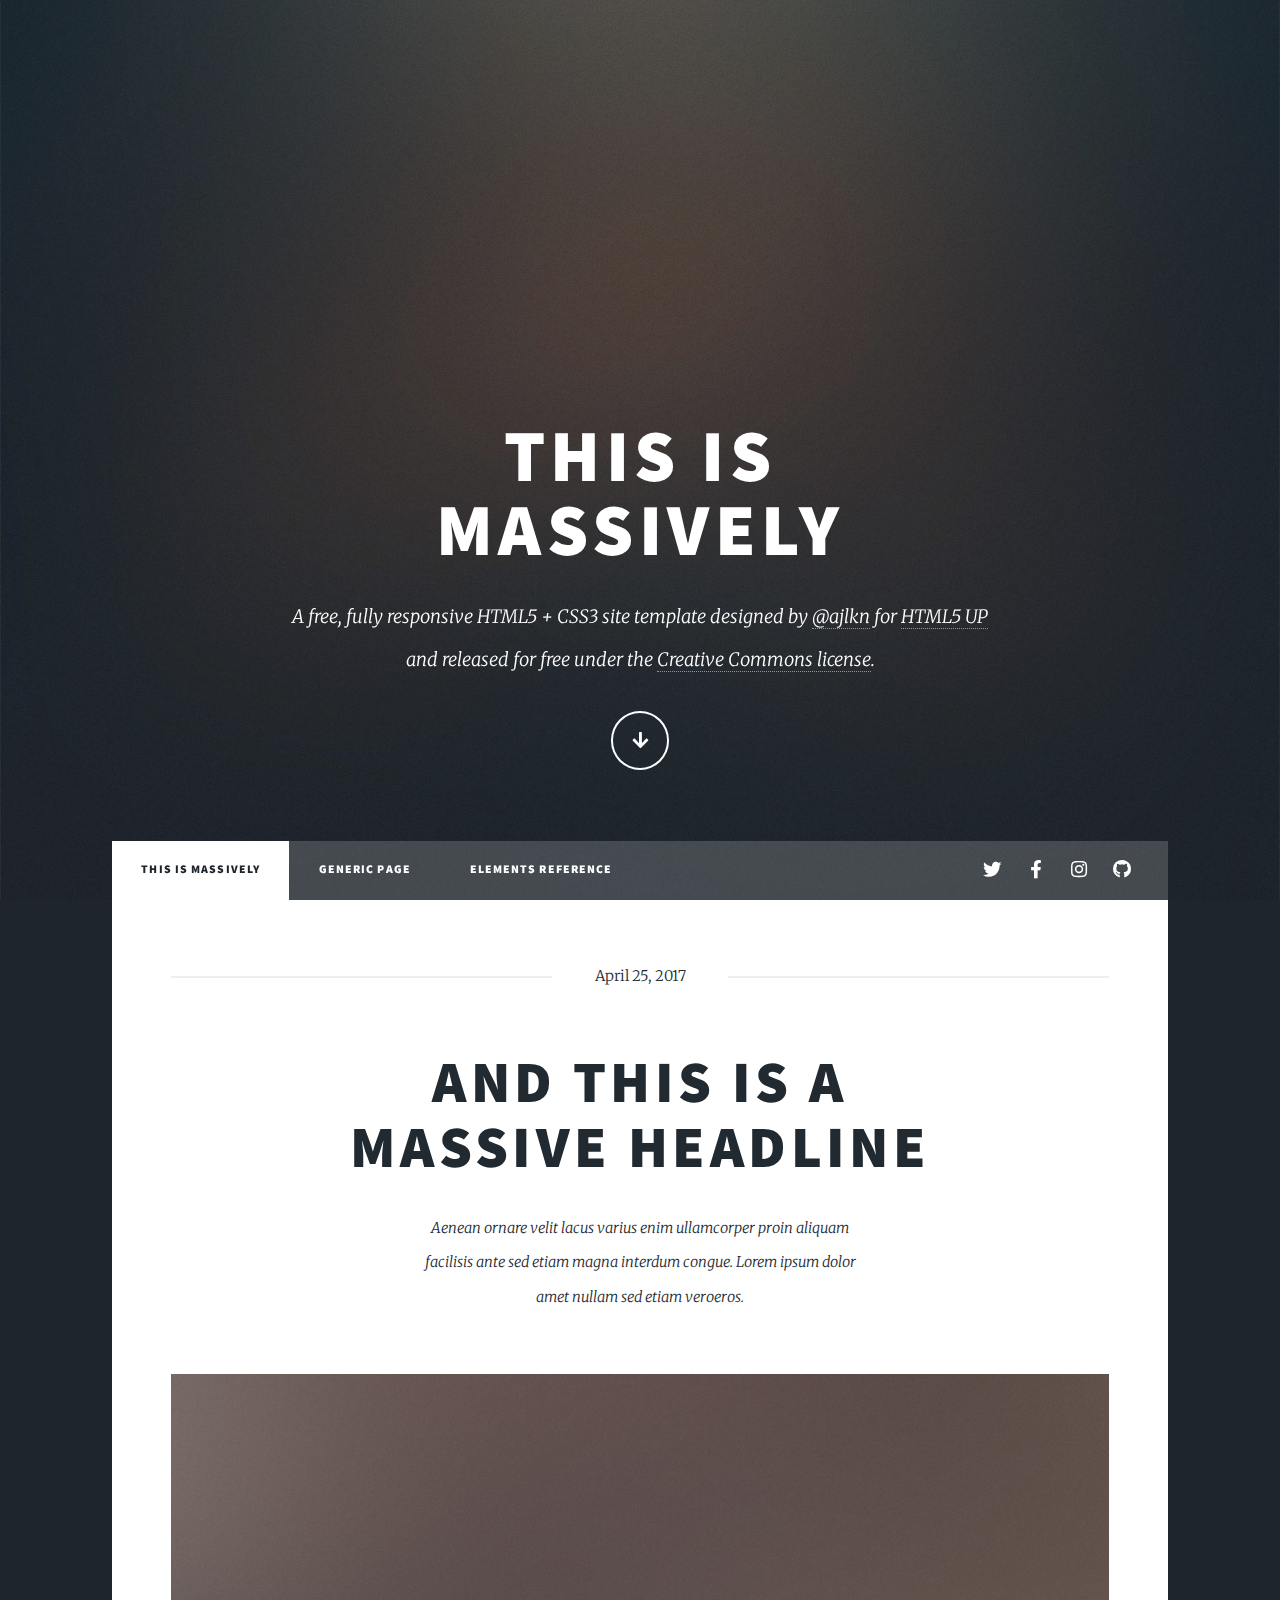
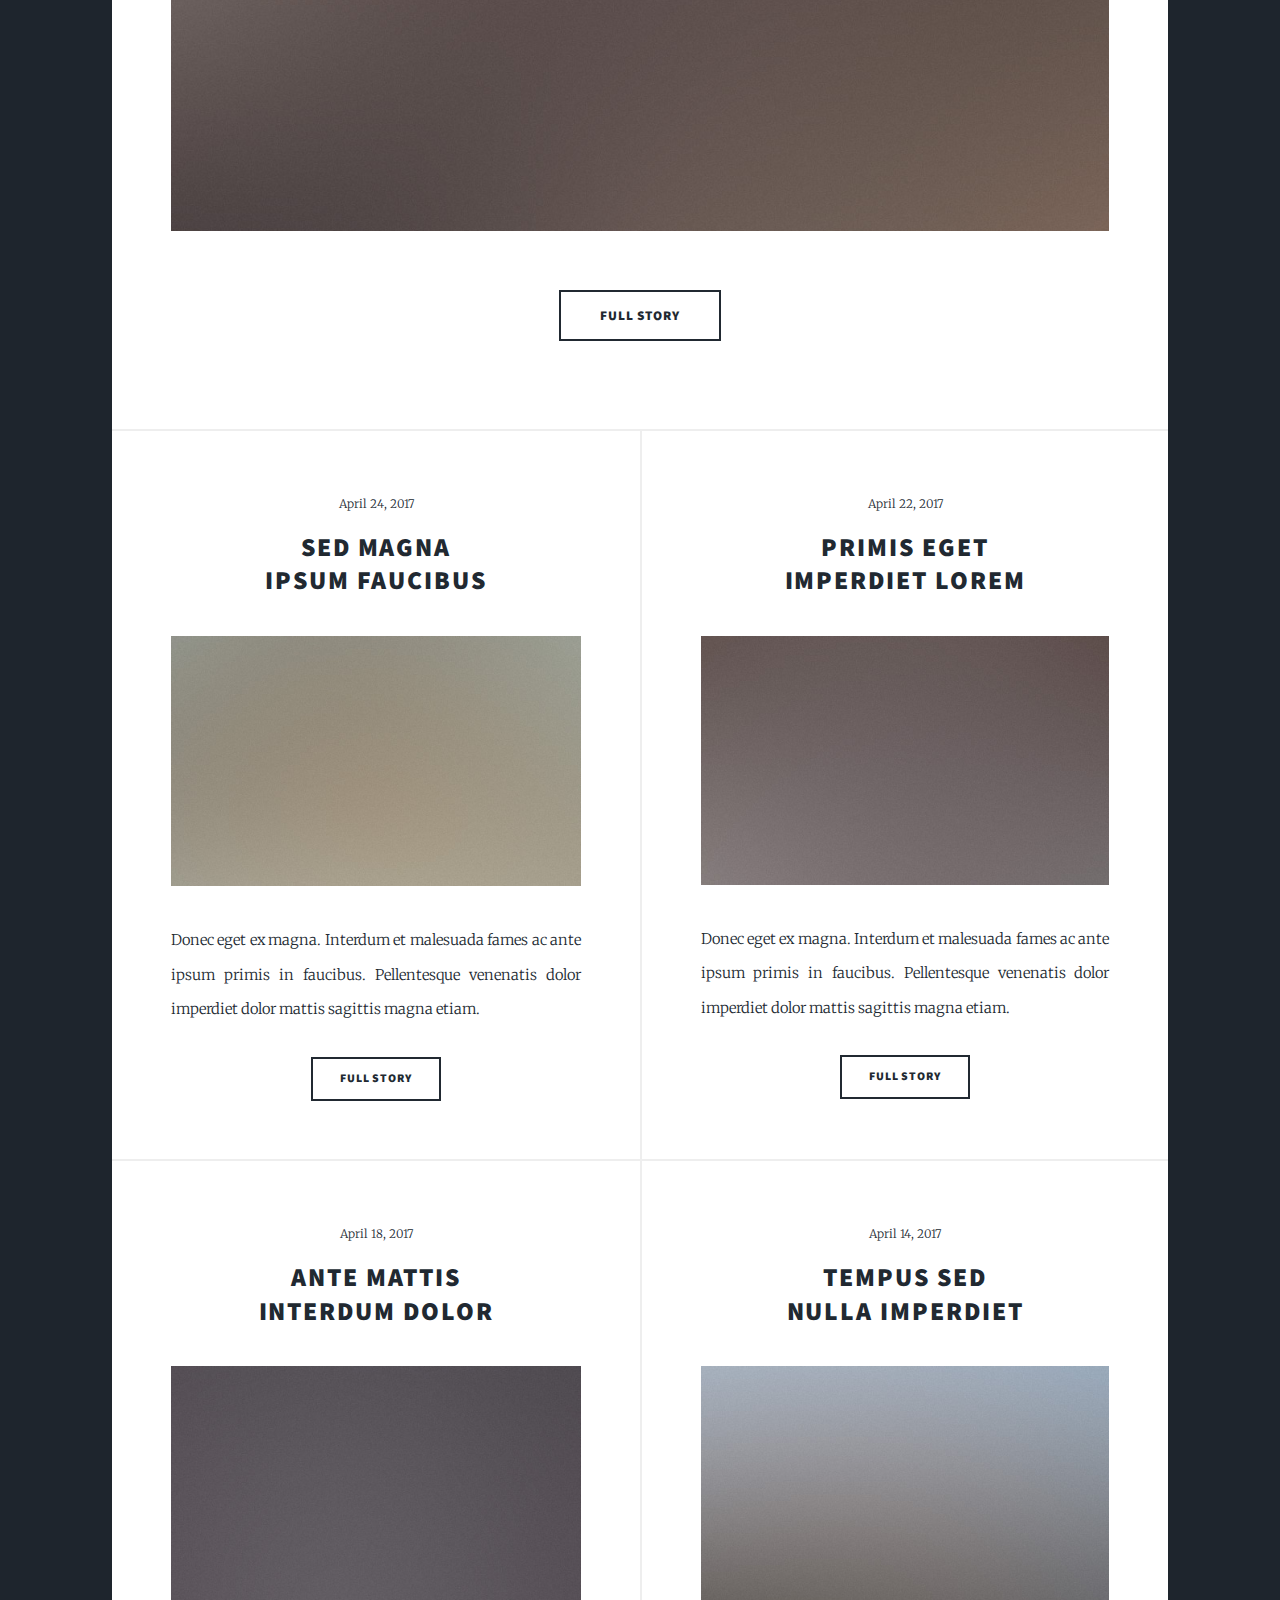
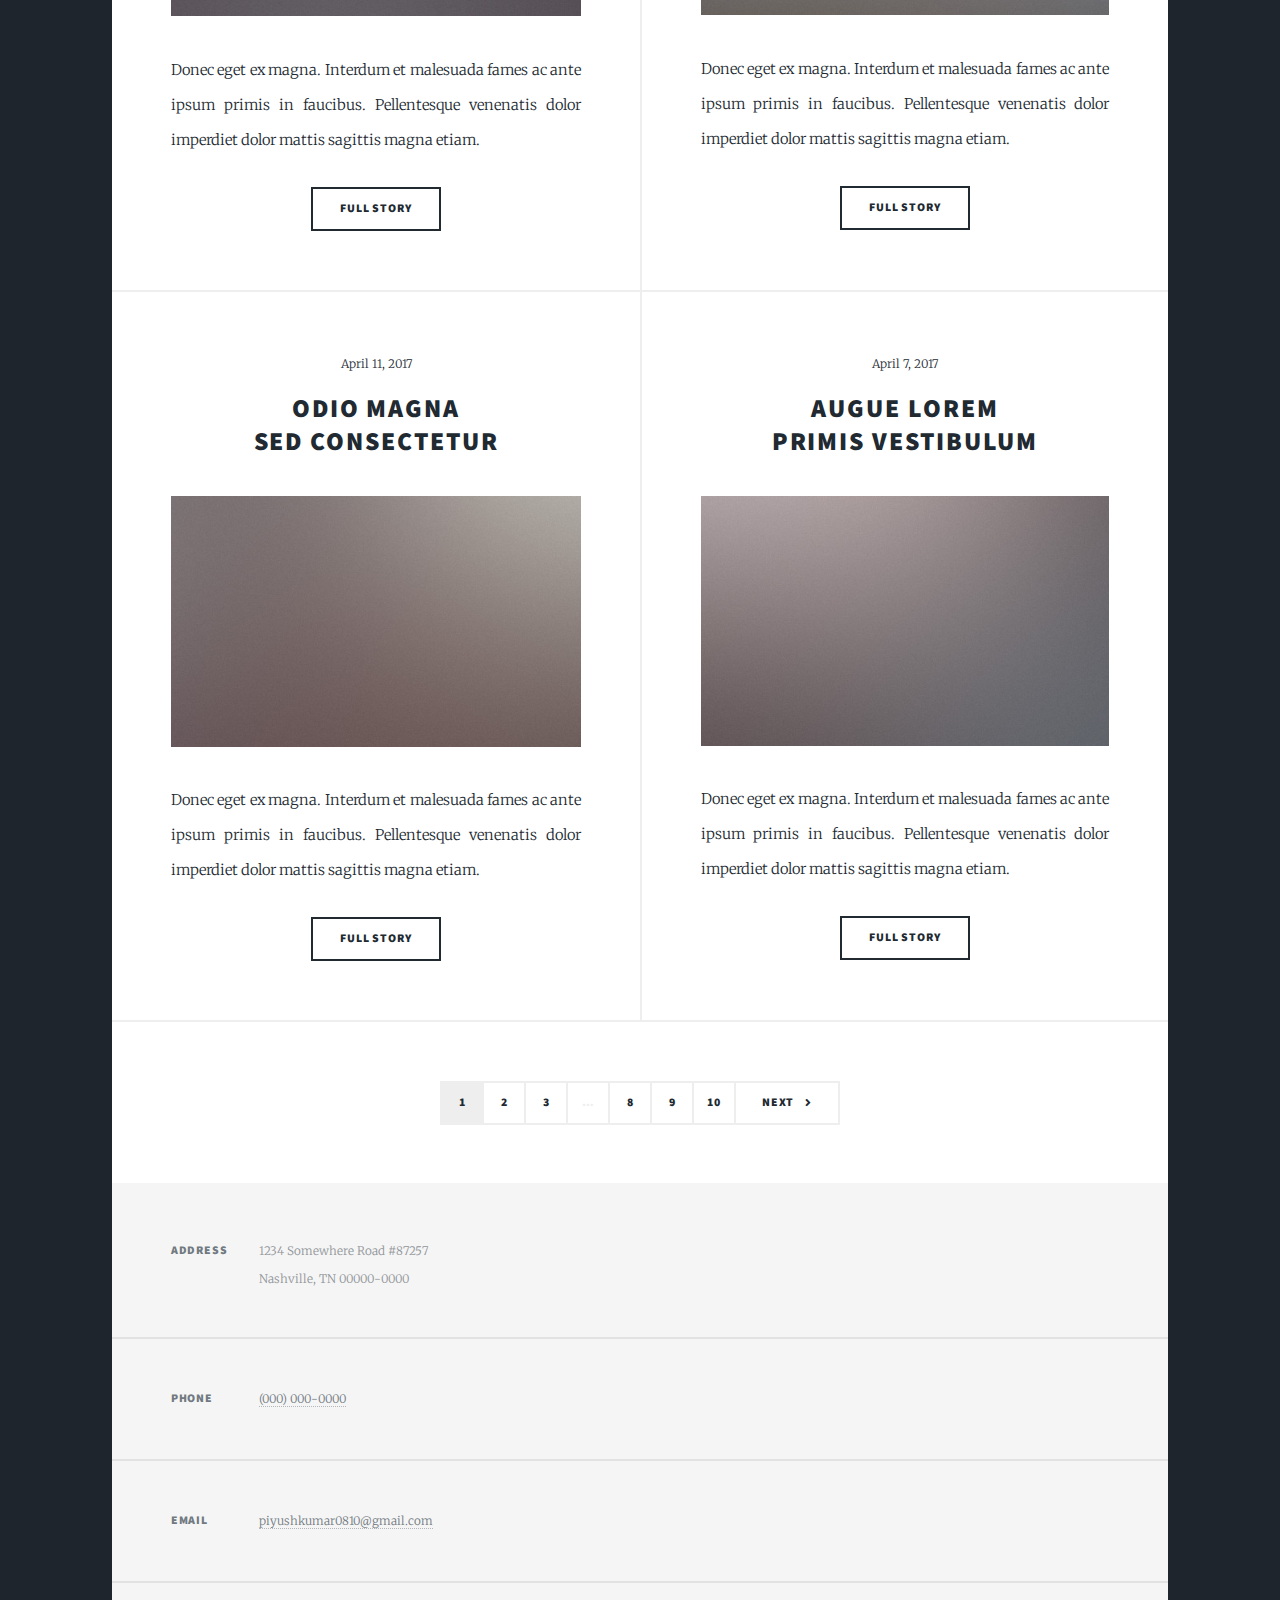
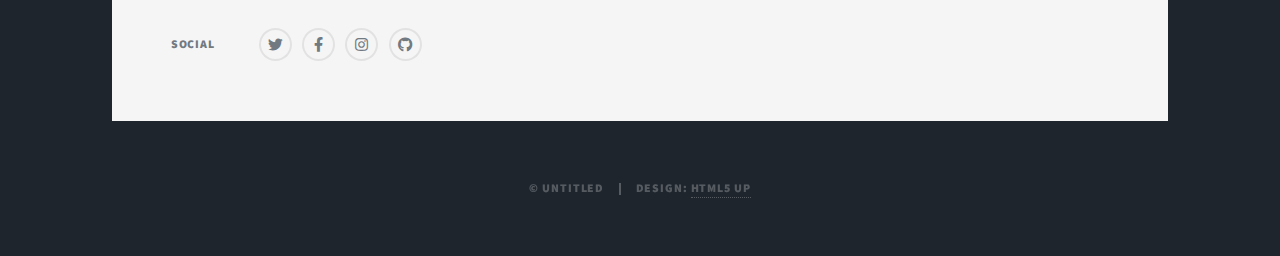
<file: index.html>
<!DOCTYPE HTML>
<!--
	Massively by HTML5 UP
	html5up.net | @ajlkn
	Free for personal and commercial use under the CCA 3.0 license (html5up.net/license)
-->
<html>
	<head>
		<title>Massively by HTML5 UP</title>
		<meta charset="utf-8" />
		<meta name="viewport" content="width=device-width, initial-scale=1, user-scalable=no" />
		<link rel="stylesheet" href="assets/css/main.css" />
		<noscript><link rel="stylesheet" href="assets/css/noscript.css" /></noscript>
	</head>
	<body class="is-preload">

		<!-- Wrapper -->
			<div id="wrapper" class="fade-in">

				<!-- Intro -->
					<div id="intro">
						<h1>This is<br />
						Massively</h1>
						<p>A free, fully responsive HTML5 + CSS3 site template designed by <a href="https://twitter.com/ajlkn">@ajlkn</a> for <a href="https://html5up.net">HTML5 UP</a><br />
						and released for free under the <a href="https://html5up.net/license">Creative Commons license</a>.</p>
						<ul class="actions">
							<li><a href="#header" class="button icon solid solo fa-arrow-down scrolly">Continue</a></li>
						</ul>
					</div>

				<!-- Header -->
					<header id="header">
						<a href="index.html" class="logo">Massively</a>
					</header>

				<!-- Nav -->
					<nav id="nav">
						<ul class="links">
							<li class="active"><a href="index.html">This is Massively</a></li>
							<li><a href="generic.html">Generic Page</a></li>
							<li><a href="elements.html">Elements Reference</a></li>
						</ul>
						<ul class="icons">
							<li><a href="#" class="icon brands fa-twitter"><span class="label">Twitter</span></a></li>
							<li><a href="#" class="icon brands fa-facebook-f"><span class="label">Facebook</span></a></li>
							<li><a href="#" class="icon brands fa-instagram"><span class="label">Instagram</span></a></li>
							<li><a href="#" class="icon brands fa-github"><span class="label">GitHub</span></a></li>
						</ul>
					</nav>

				<!-- Main -->
					<div id="main">

						<!-- Featured Post -->
							<article class="post featured">
								<header class="major">
									<span class="date">April 25, 2017</span>
									<h2><a href="#">And this is a<br />
									massive headline</a></h2>
									<p>Aenean ornare velit lacus varius enim ullamcorper proin aliquam<br />
									facilisis ante sed etiam magna interdum congue. Lorem ipsum dolor<br />
									amet nullam sed etiam veroeros.</p>
								</header>
								<a href="#" class="image main"><img src="images/pic01.jpg" alt="" /></a>
								<ul class="actions special">
									<li><a href="#" class="button large">Full Story</a></li>
								</ul>
							</article>

						<!-- Posts -->
							<section class="posts">
								<article>
									<header>
										<span class="date">April 24, 2017</span>
										<h2><a href="#">Sed magna<br />
										ipsum faucibus</a></h2>
									</header>
									<a href="#" class="image fit"><img src="images/pic02.jpg" alt="" /></a>
									<p>Donec eget ex magna. Interdum et malesuada fames ac ante ipsum primis in faucibus. Pellentesque venenatis dolor imperdiet dolor mattis sagittis magna etiam.</p>
									<ul class="actions special">
										<li><a href="#" class="button">Full Story</a></li>
									</ul>
								</article>
								<article>
									<header>
										<span class="date">April 22, 2017</span>
										<h2><a href="#">Primis eget<br />
										imperdiet lorem</a></h2>
									</header>
									<a href="#" class="image fit"><img src="images/pic03.jpg" alt="" /></a>
									<p>Donec eget ex magna. Interdum et malesuada fames ac ante ipsum primis in faucibus. Pellentesque venenatis dolor imperdiet dolor mattis sagittis magna etiam.</p>
									<ul class="actions special">
										<li><a href="#" class="button">Full Story</a></li>
									</ul>
								</article>
								<article>
									<header>
										<span class="date">April 18, 2017</span>
										<h2><a href="#">Ante mattis<br />
										interdum dolor</a></h2>
									</header>
									<a href="#" class="image fit"><img src="images/pic04.jpg" alt="" /></a>
									<p>Donec eget ex magna. Interdum et malesuada fames ac ante ipsum primis in faucibus. Pellentesque venenatis dolor imperdiet dolor mattis sagittis magna etiam.</p>
									<ul class="actions special">
										<li><a href="#" class="button">Full Story</a></li>
									</ul>
								</article>
								<article>
									<header>
										<span class="date">April 14, 2017</span>
										<h2><a href="#">Tempus sed<br />
										nulla imperdiet</a></h2>
									</header>
									<a href="#" class="image fit"><img src="images/pic05.jpg" alt="" /></a>
									<p>Donec eget ex magna. Interdum et malesuada fames ac ante ipsum primis in faucibus. Pellentesque venenatis dolor imperdiet dolor mattis sagittis magna etiam.</p>
									<ul class="actions special">
										<li><a href="#" class="button">Full Story</a></li>
									</ul>
								</article>
								<article>
									<header>
										<span class="date">April 11, 2017</span>
										<h2><a href="#">Odio magna<br />
										sed consectetur</a></h2>
									</header>
									<a href="#" class="image fit"><img src="images/pic06.jpg" alt="" /></a>
									<p>Donec eget ex magna. Interdum et malesuada fames ac ante ipsum primis in faucibus. Pellentesque venenatis dolor imperdiet dolor mattis sagittis magna etiam.</p>
									<ul class="actions special">
										<li><a href="#" class="button">Full Story</a></li>
									</ul>
								</article>
								<article>
									<header>
										<span class="date">April 7, 2017</span>
										<h2><a href="#">Augue lorem<br />
										primis vestibulum</a></h2>
									</header>
									<a href="#" class="image fit"><img src="images/pic07.jpg" alt="" /></a>
									<p>Donec eget ex magna. Interdum et malesuada fames ac ante ipsum primis in faucibus. Pellentesque venenatis dolor imperdiet dolor mattis sagittis magna etiam.</p>
									<ul class="actions special">
										<li><a href="#" class="button">Full Story</a></li>
									</ul>
								</article>
							</section>

						<!-- Footer -->
							<footer>
								<div class="pagination">
									<!--<a href="#" class="previous">Prev</a>-->
									<a href="#" class="page active">1</a>
									<a href="#" class="page">2</a>
									<a href="#" class="page">3</a>
									<span class="extra">&hellip;</span>
									<a href="#" class="page">8</a>
									<a href="#" class="page">9</a>
									<a href="#" class="page">10</a>
									<a href="#" class="next">Next</a>
								</div>
							</footer>

					</div>

				<!-- Footer -->
					<footer id="footer">
						<!--<section>
							<form method="post" action="#">
								<div class="fields">
									<div class="field">
										<label for="name">Name</label>
										<input type="text" name="name" id="name" />
									</div>
									<div class="field">
										<label for="email">Email</label>
										<input type="text" name="email" id="email" />
									</div>
									<div class="field">
										<label for="message">Message</label>
										<textarea name="message" id="message" rows="3"></textarea>
									</div>
								</div>
								<ul class="actions">
									<li><input type="submit" value="Send Message" /></li>
								</ul>
							</form>
						</section>-->
						<section class="split contact">
							<section class="alt">
								<h3>Address</h3>
								<p>1234 Somewhere Road #87257<br />
								Nashville, TN 00000-0000</p>
							</section>
							<section>
								<h3>Phone</h3>
								<p><a href="#">(000) 000-0000</a></p>
							</section>
							<section>
								<h3>Email</h3>
								<p><a href="mailto:piyushkumar0810@gmail.com">piyushkumar0810@gmail.com</a></p>
							</section>
							<section>
								<h3>Social</h3>
								<ul class="icons alt">
									<li><a href="#" class="icon brands alt fa-twitter"><span class="label">Twitter</span></a></li>
									<li><a href="#" class="icon brands alt fa-facebook-f"><span class="label">Facebook</span></a></li>
									<li><a href="#" class="icon brands alt fa-instagram"><span class="label">Instagram</span></a></li>
									<li><a href="#" class="icon brands alt fa-github"><span class="label">GitHub</span></a></li>
								</ul>
							</section>
						</section>
					</footer>

				<!-- Copyright -->
					<div id="copyright">
						<ul><li>&copy; Untitled</li><li>Design: <a href="https://html5up.net">HTML5 UP</a></li></ul>
					</div>

			</div>

		<!-- Scripts -->
			<script src="assets/js/jquery.min.js"></script>
			<script src="assets/js/jquery.scrollex.min.js"></script>
			<script src="assets/js/jquery.scrolly.min.js"></script>
			<script src="assets/js/browser.min.js"></script>
			<script src="assets/js/breakpoints.min.js"></script>
			<script src="assets/js/util.js"></script>
			<script src="assets/js/main.js"></script>

	</body>
</html>
</file>
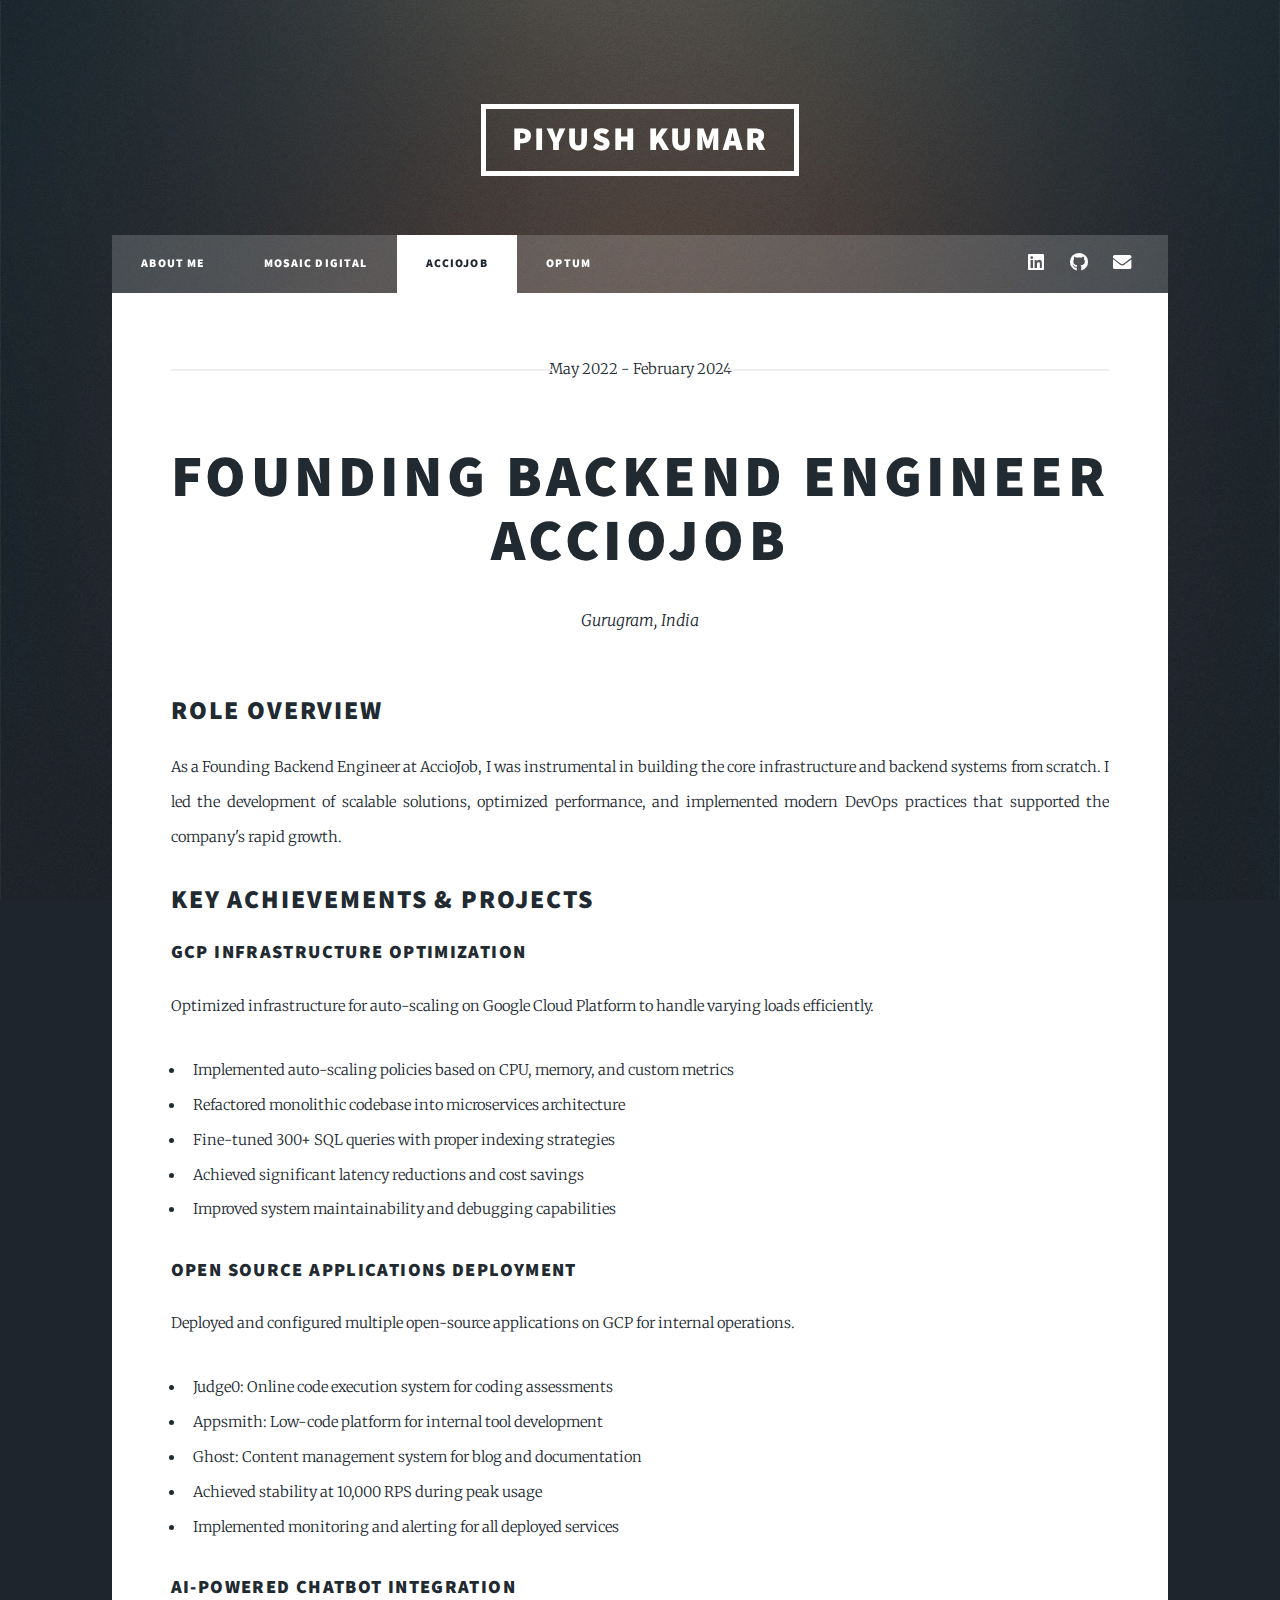
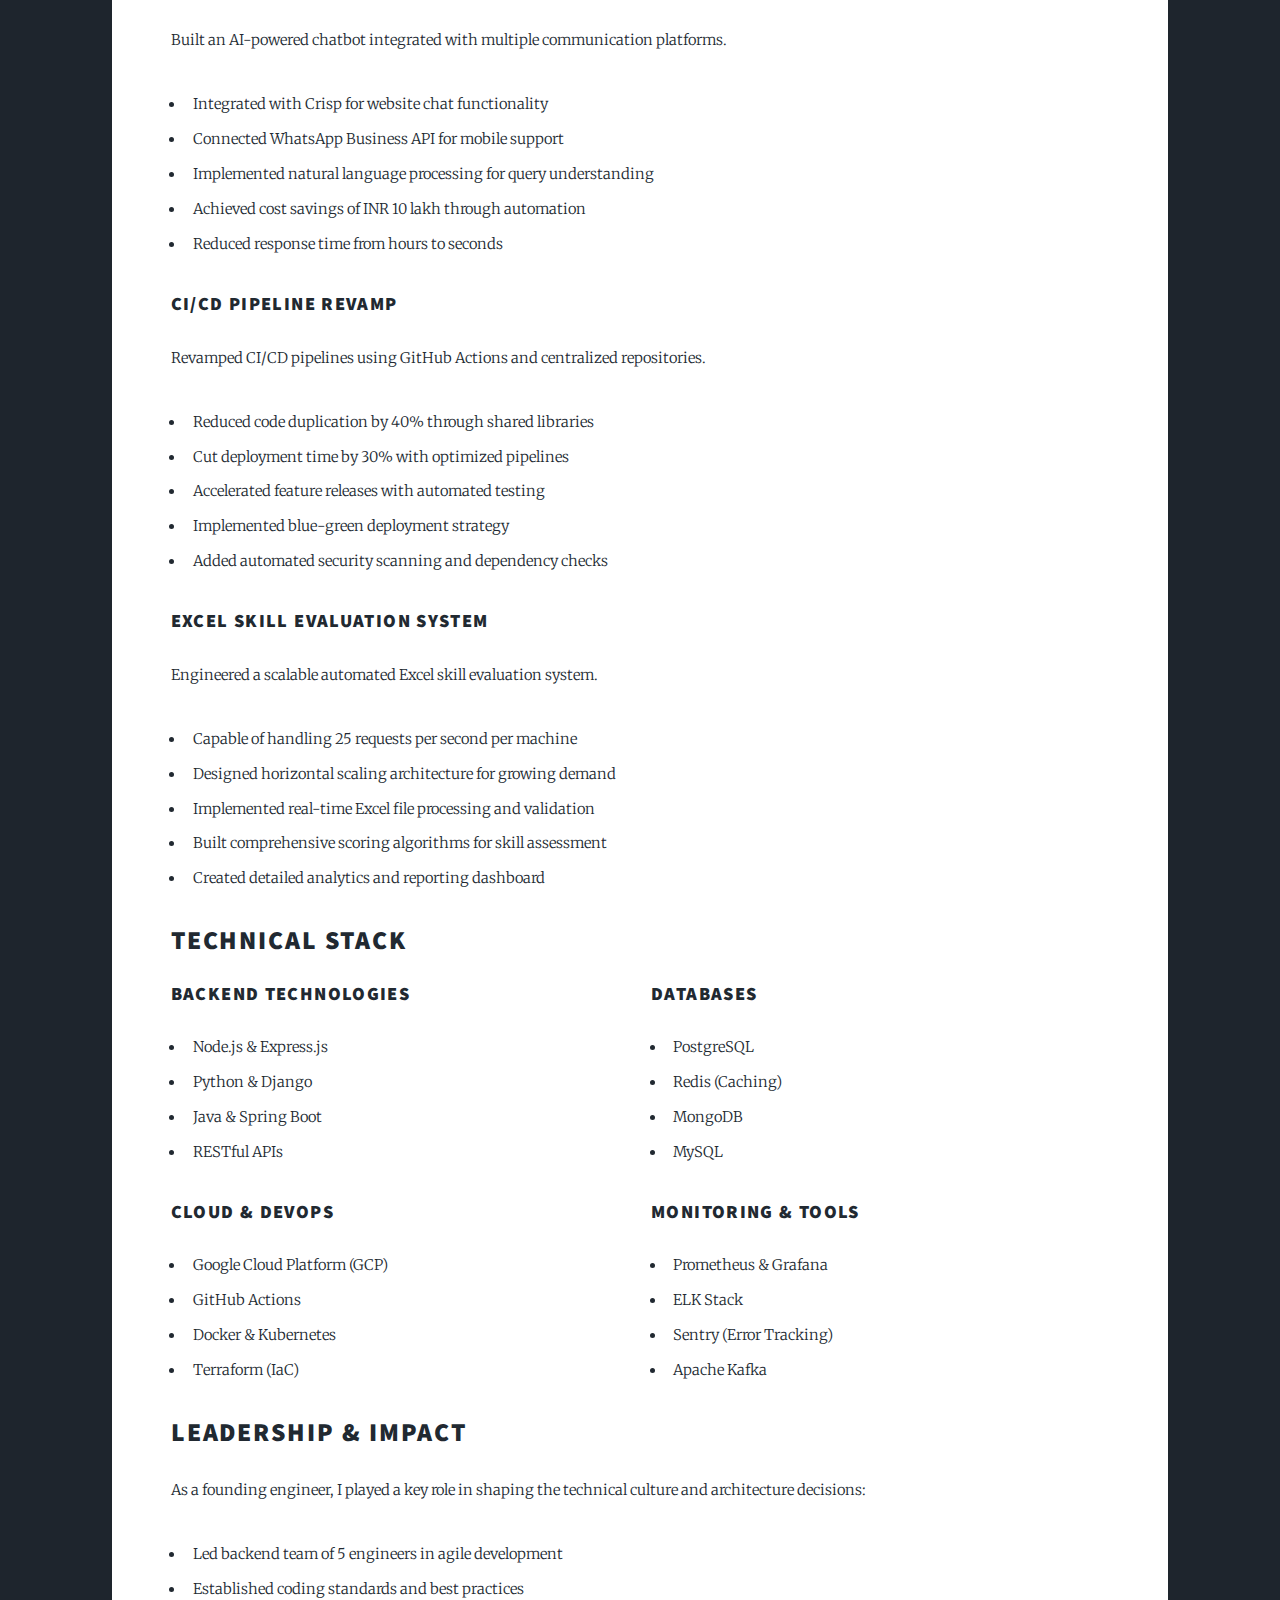
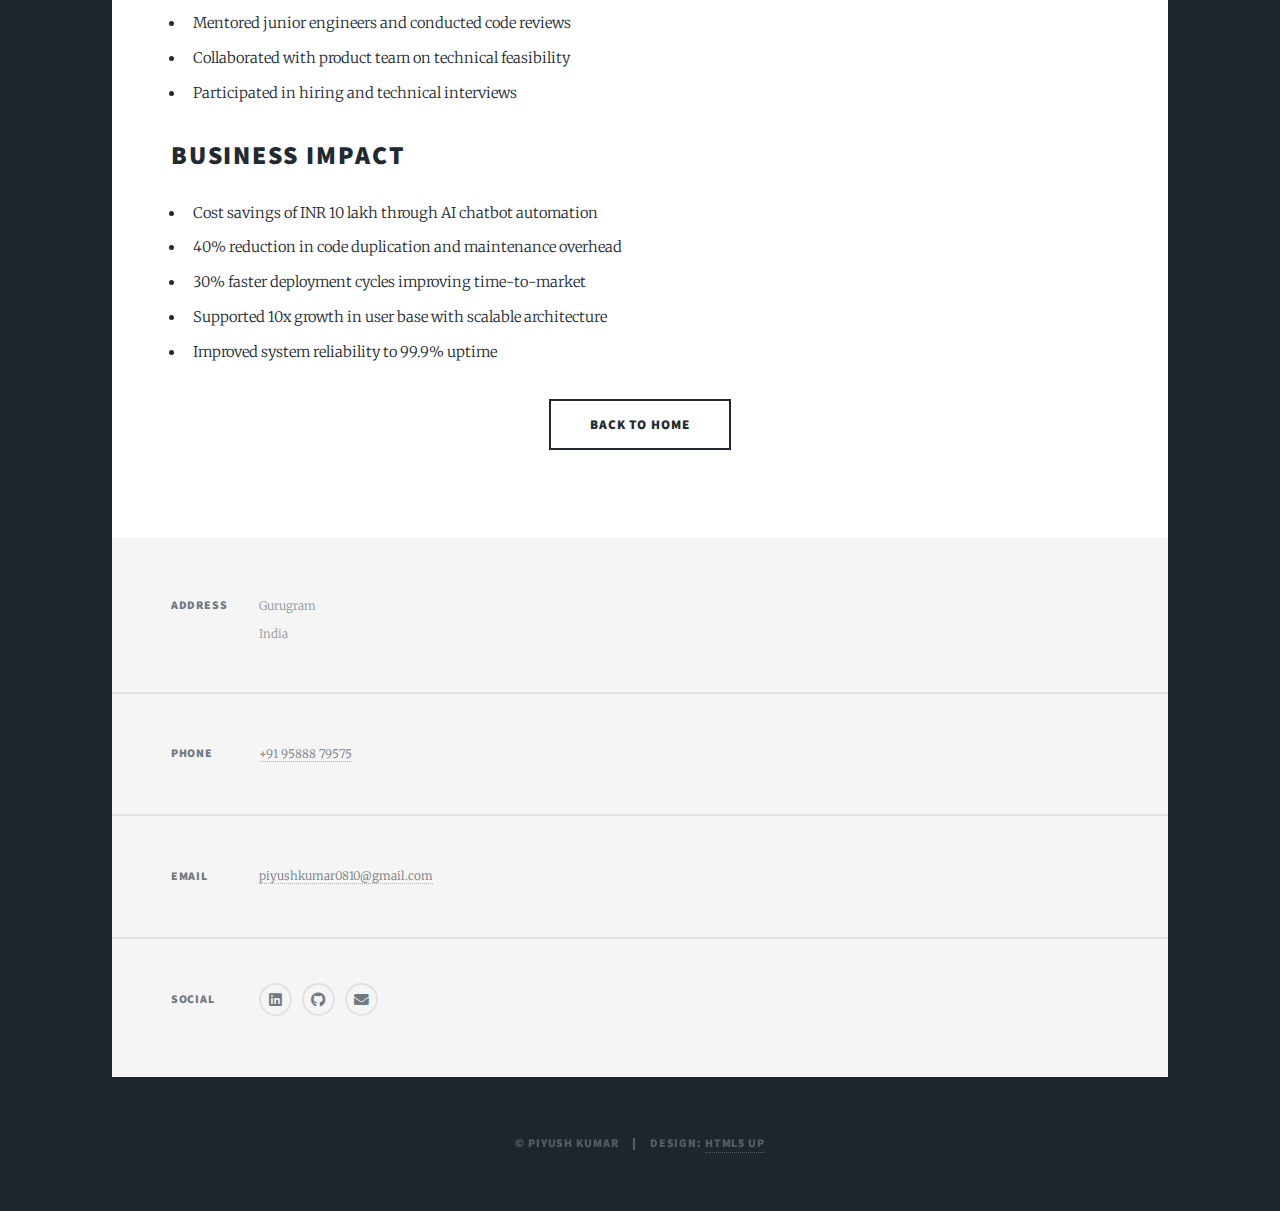
<file: acciojob.html>
<!DOCTYPE HTML>
<!--
	Massively by HTML5 UP
	html5up.net | @ajlkn
	Free for personal and commercial use under the CCA 3.0 license (html5up.net/license)
-->
<html>
	<head>
		<title>AccioJob Experience - Piyush Kumar</title>
		<meta charset="utf-8" />
		<meta name="viewport" content="width=device-width, initial-scale=1, user-scalable=no" />
		<link rel="stylesheet" href="assets/css/main.css" />
		<noscript><link rel="stylesheet" href="assets/css/noscript.css" /></noscript>
	</head>
	<body class="is-preload">

		<!-- Wrapper -->
			<div id="wrapper" class="fade-in">

				<!-- Header -->
					<header id="header">
						<a href="index.html" class="logo">Piyush Kumar</a>
					</header>

				<!-- Nav -->
					<nav id="nav">
						<ul class="links">
							<li><a href="index.html">About Me</a></li>
							<li><a href="mosaic-digital.html">Mosaic Digital</a></li>
							<li class="active"><a href="acciojob.html">AccioJob</a></li>
							<li><a href="optum.html">Optum</a></li>
						</ul>
						<ul class="icons">
							<li><a href="https://linkedin.com/in/piyush0810" class="icon brands fa-linkedin"><span class="label">LinkedIn</span></a></li>
							<li><a href="https://github.com/piyush0810" class="icon brands fa-github"><span class="label">GitHub</span></a></li>
							<li><a href="mailto:piyushkumar0810@gmail.com" class="icon solid fa-envelope"><span class="label">Email</span></a></li>
						</ul>
					</nav>

				<!-- Main -->
					<div id="main">
						<article class="post">
							<header class="major">
								<span class="date">May 2022 - February 2024</span>
								<h1>Founding Backend Engineer<br />AccioJob</h1>
								<p>Gurugram, India</p>
							</header>

							<section>
								<h2>Role Overview</h2>
								<p>As a Founding Backend Engineer at AccioJob, I was instrumental in building the core infrastructure and backend systems from scratch. I led the development of scalable solutions, optimized performance, and implemented modern DevOps practices that supported the company's rapid growth.</p>
							</section>

							<section>
								<h2>Key Achievements & Projects</h2>
								
								<h3>GCP Infrastructure Optimization</h3>
								<p>Optimized infrastructure for auto-scaling on Google Cloud Platform to handle varying loads efficiently.</p>
								<ul>
									<li>Implemented auto-scaling policies based on CPU, memory, and custom metrics</li>
									<li>Refactored monolithic codebase into microservices architecture</li>
									<li>Fine-tuned 300+ SQL queries with proper indexing strategies</li>
									<li>Achieved significant latency reductions and cost savings</li>
									<li>Improved system maintainability and debugging capabilities</li>
								</ul>

								<h3>Open Source Applications Deployment</h3>
								<p>Deployed and configured multiple open-source applications on GCP for internal operations.</p>
								<ul>
									<li>Judge0: Online code execution system for coding assessments</li>
									<li>Appsmith: Low-code platform for internal tool development</li>
									<li>Ghost: Content management system for blog and documentation</li>
									<li>Achieved stability at 10,000 RPS during peak usage</li>
									<li>Implemented monitoring and alerting for all deployed services</li>
								</ul>

								<h3>AI-Powered Chatbot Integration</h3>
								<p>Built an AI-powered chatbot integrated with multiple communication platforms.</p>
								<ul>
									<li>Integrated with Crisp for website chat functionality</li>
									<li>Connected WhatsApp Business API for mobile support</li>
									<li>Implemented natural language processing for query understanding</li>
									<li>Achieved cost savings of INR 10 lakh through automation</li>
									<li>Reduced response time from hours to seconds</li>
								</ul>

								<h3>CI/CD Pipeline Revamp</h3>
								<p>Revamped CI/CD pipelines using GitHub Actions and centralized repositories.</p>
								<ul>
									<li>Reduced code duplication by 40% through shared libraries</li>
									<li>Cut deployment time by 30% with optimized pipelines</li>
									<li>Accelerated feature releases with automated testing</li>
									<li>Implemented blue-green deployment strategy</li>
									<li>Added automated security scanning and dependency checks</li>
								</ul>

								<h3>Excel Skill Evaluation System</h3>
								<p>Engineered a scalable automated Excel skill evaluation system.</p>
								<ul>
									<li>Capable of handling 25 requests per second per machine</li>
									<li>Designed horizontal scaling architecture for growing demand</li>
									<li>Implemented real-time Excel file processing and validation</li>
									<li>Built comprehensive scoring algorithms for skill assessment</li>
									<li>Created detailed analytics and reporting dashboard</li>
								</ul>
							</section>

							<section>
								<h2>Technical Stack</h2>
								<div class="row">
									<div class="col-6 col-12-small">
										<h3>Backend Technologies</h3>
										<ul>
											<li>Node.js & Express.js</li>
											<li>Python & Django</li>
											<li>Java & Spring Boot</li>
											<li>RESTful APIs</li>
										</ul>
									</div>
									<div class="col-6 col-12-small">
										<h3>Databases</h3>
										<ul>
											<li>PostgreSQL</li>
											<li>Redis (Caching)</li>
											<li>MongoDB</li>
											<li>MySQL</li>
										</ul>
									</div>
								</div>
								<div class="row">
									<div class="col-6 col-12-small">
										<h3>Cloud & DevOps</h3>
										<ul>
											<li>Google Cloud Platform (GCP)</li>
											<li>GitHub Actions</li>
											<li>Docker & Kubernetes</li>
											<li>Terraform (IaC)</li>
										</ul>
									</div>
									<div class="col-6 col-12-small">
										<h3>Monitoring & Tools</h3>
										<ul>
											<li>Prometheus & Grafana</li>
											<li>ELK Stack</li>
											<li>Sentry (Error Tracking)</li>
											<li>Apache Kafka</li>
										</ul>
									</div>
								</div>
							</section>

							<section>
								<h2>Leadership & Impact</h2>
								<p>As a founding engineer, I played a key role in shaping the technical culture and architecture decisions:</p>
								<ul>
									<li>Led backend team of 5 engineers in agile development</li>
									<li>Established coding standards and best practices</li>
									<li>Mentored junior engineers and conducted code reviews</li>
									<li>Collaborated with product team on technical feasibility</li>
									<li>Participated in hiring and technical interviews</li>
								</ul>
							</section>

							<section>
								<h2>Business Impact</h2>
								<ul>
									<li>Cost savings of INR 10 lakh through AI chatbot automation</li>
									<li>40% reduction in code duplication and maintenance overhead</li>
									<li>30% faster deployment cycles improving time-to-market</li>
									<li>Supported 10x growth in user base with scalable architecture</li>
									<li>Improved system reliability to 99.9% uptime</li>
								</ul>
							</section>

							<ul class="actions special">
								<li><a href="index.html" class="button large">Back to Home</a></li>
							</ul>
						</article>
					</div>

				<!-- Footer -->
					<footer id="footer">
						<section class="split contact">
							<section class="alt">
								<h3>Address</h3>
								<p>Gurugram<br />India</p>
							</section>
							<section>
								<h3>Phone</h3>
								<p><a href="tel:+919588879575">+91 95888 79575</a></p>
							</section>
							<section>
								<h3>Email</h3>
								<p><a href="mailto:piyushkumar0810@gmail.com">piyushkumar0810@gmail.com</a></p>
							</section>
							<section>
								<h3>Social</h3>
								<ul class="icons alt">
									<li><a href="https://linkedin.com/in/piyush0810" class="icon brands alt fa-linkedin"><span class="label">LinkedIn</span></a></li>
									<li><a href="https://github.com/piyush0810" class="icon brands alt fa-github"><span class="label">GitHub</span></a></li>
									<li><a href="mailto:piyushkumar0810@gmail.com" class="icon solid alt fa-envelope"><span class="label">Email</span></a></li>
								</ul>
							</section>
						</section>
					</footer>

				<!-- Copyright -->
					<div id="copyright">
						<ul><li>&copy; Piyush Kumar</li><li>Design: <a href="https://html5up.net">HTML5 UP</a></li></ul>
					</div>

			</div>

		<!-- Scripts -->
			<script src="assets/js/jquery.min.js"></script>
			<script src="assets/js/jquery.scrollex.min.js"></script>
			<script src="assets/js/jquery.scrolly.min.js"></script>
			<script src="assets/js/browser.min.js"></script>
			<script src="assets/js/breakpoints.min.js"></script>
			<script src="assets/js/util.js"></script>
			<script src="assets/js/main.js"></script>

	</body>
</html>
</file>
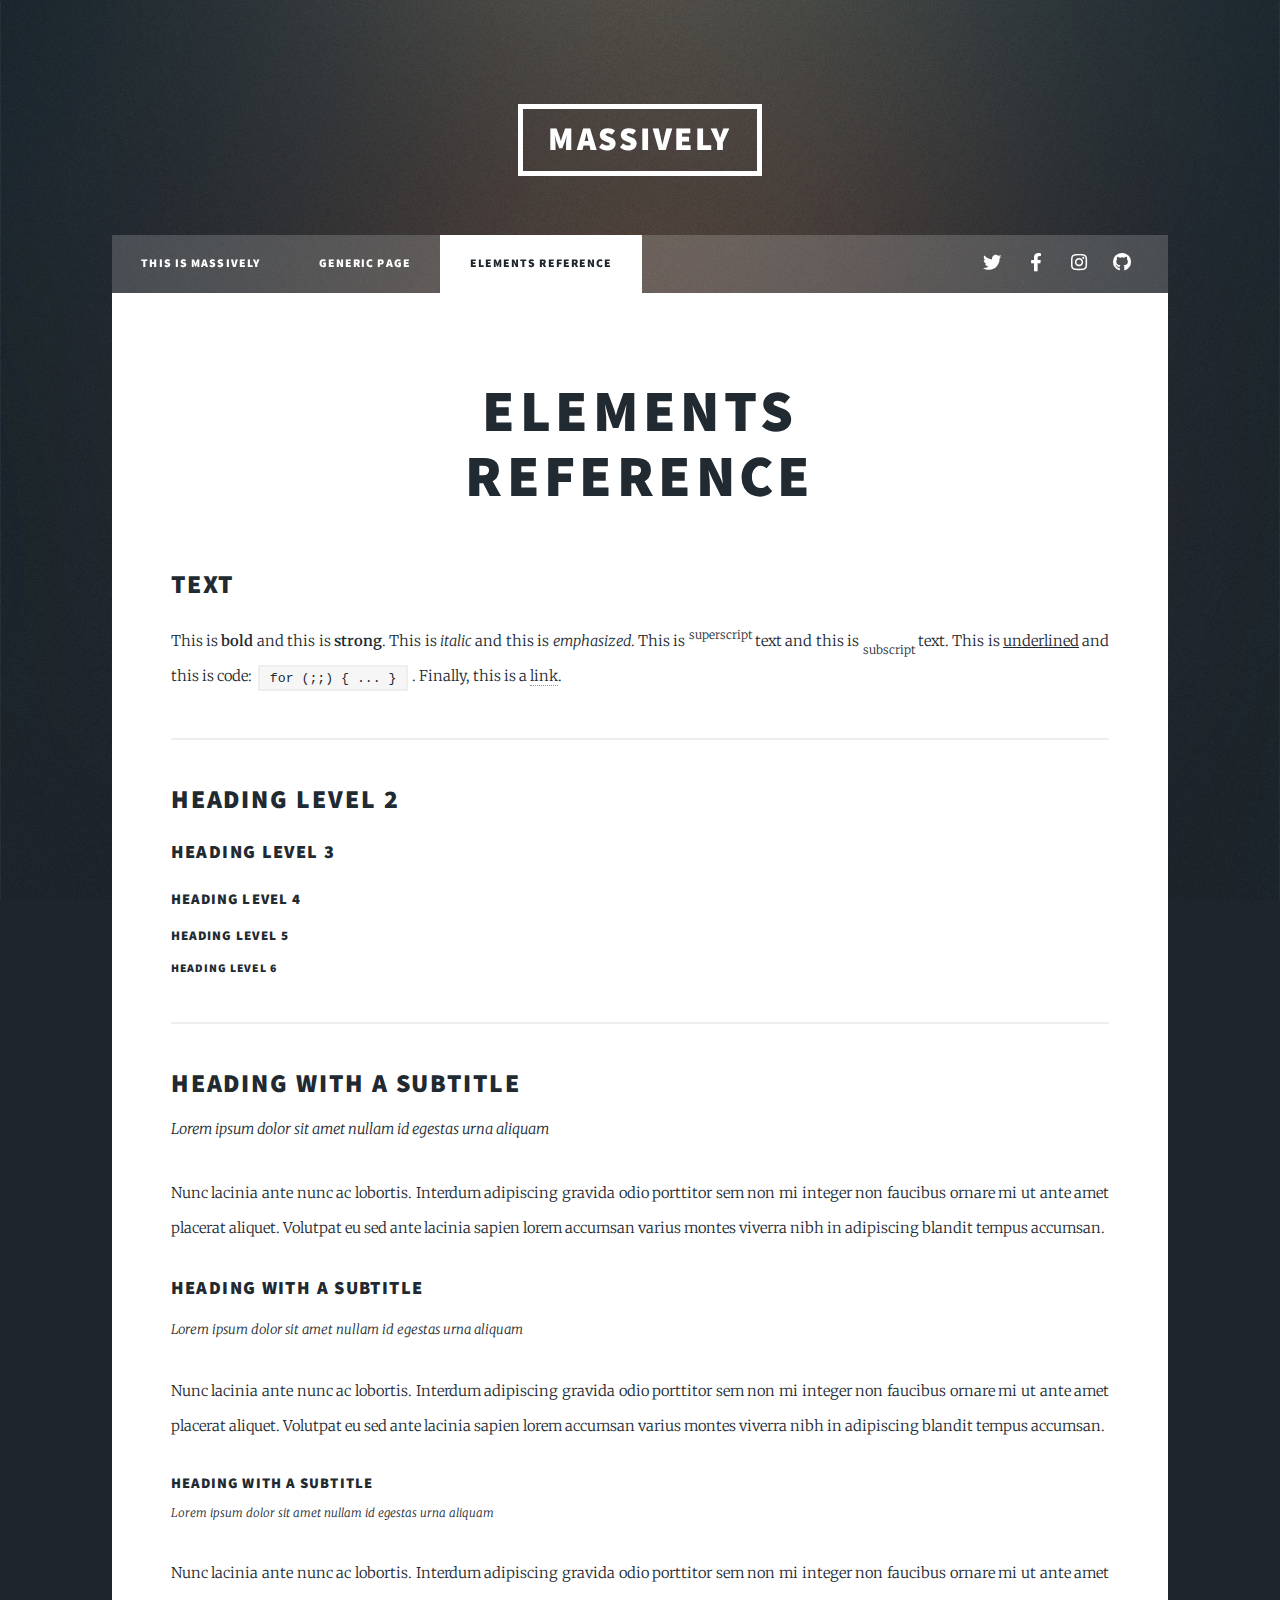
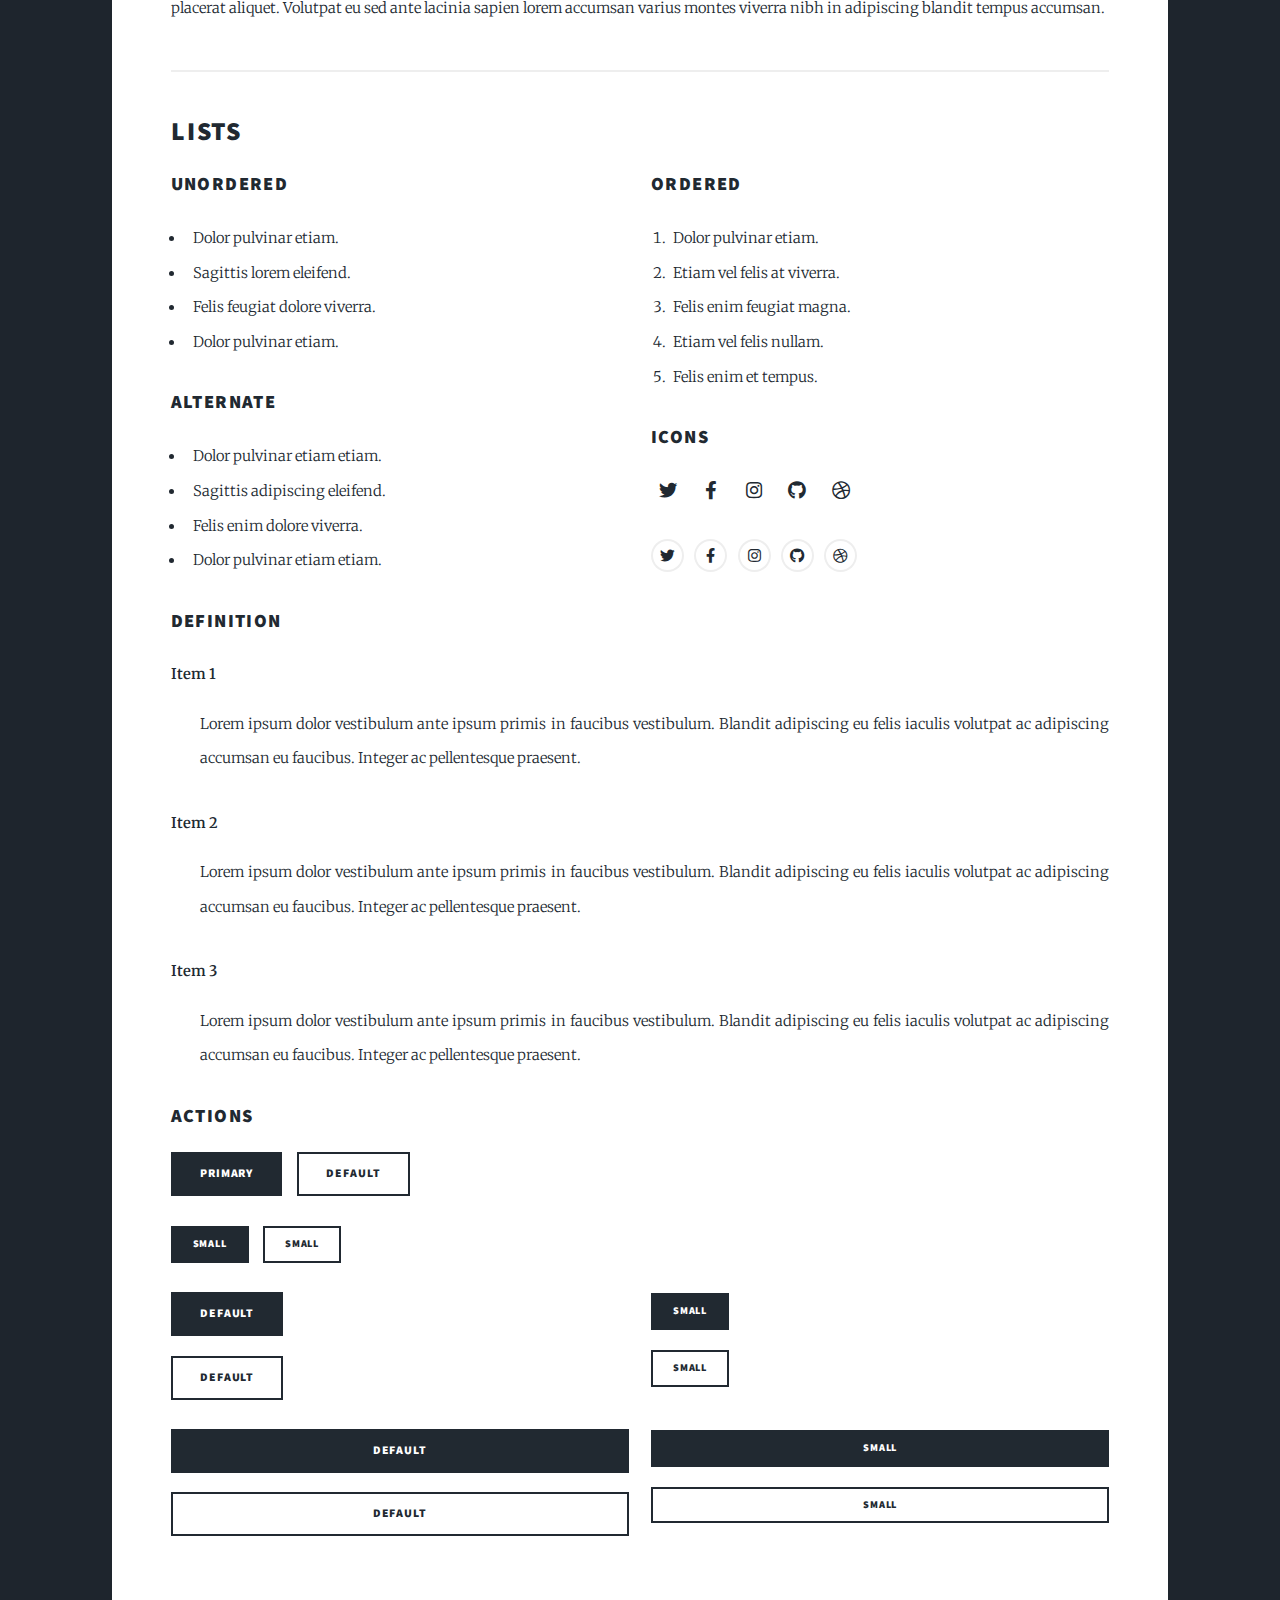
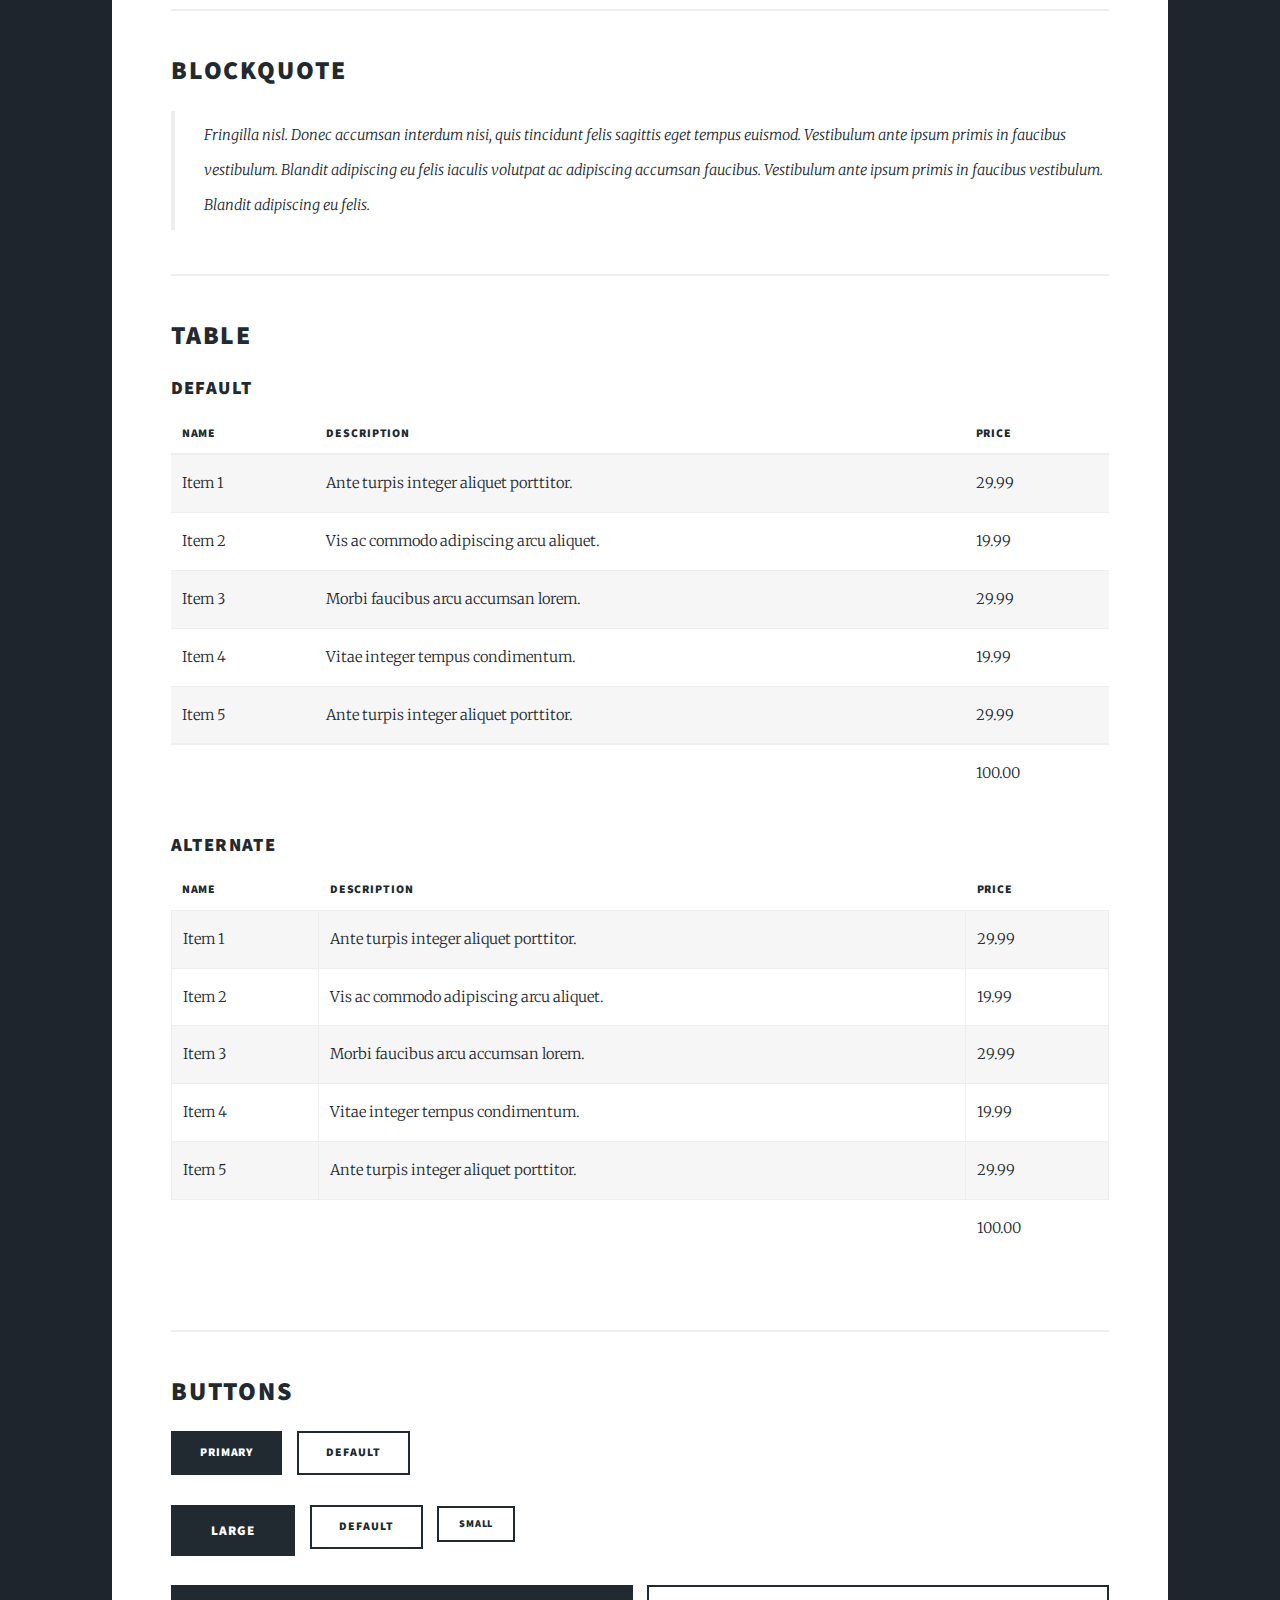
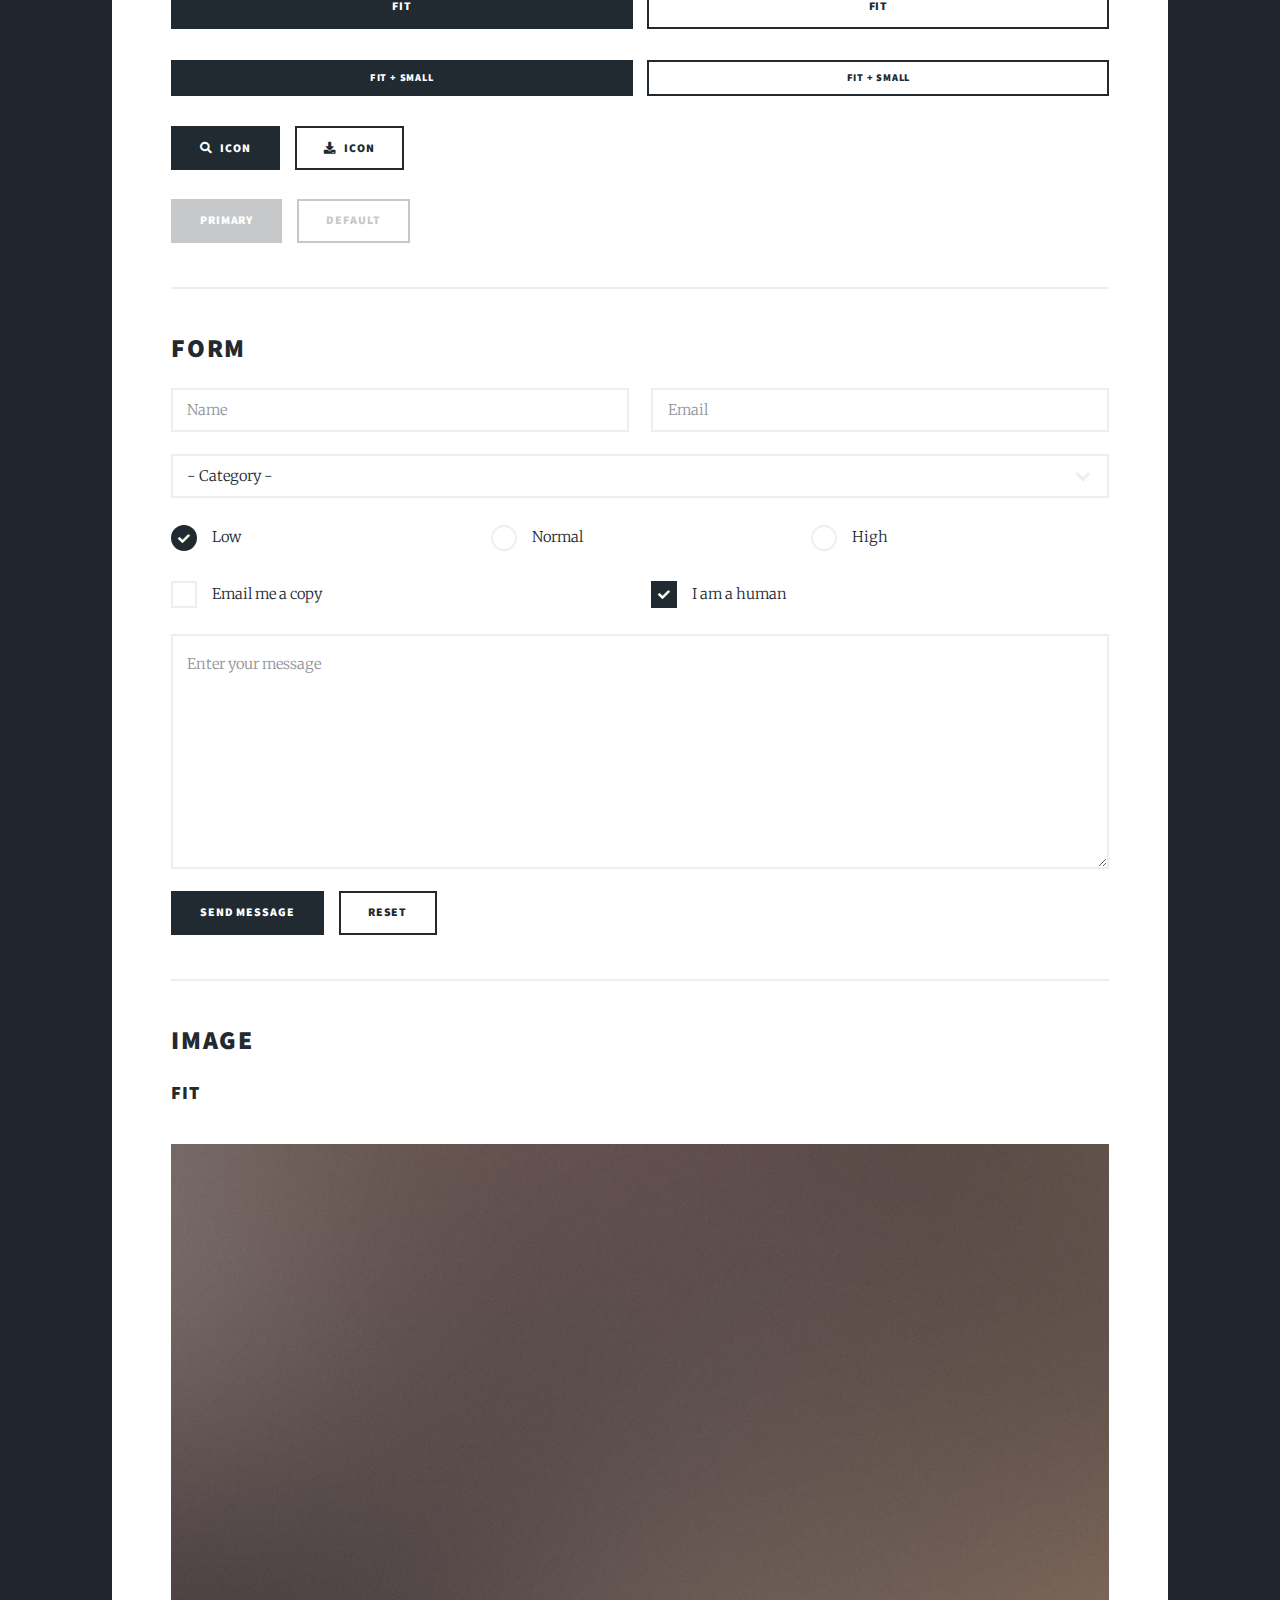
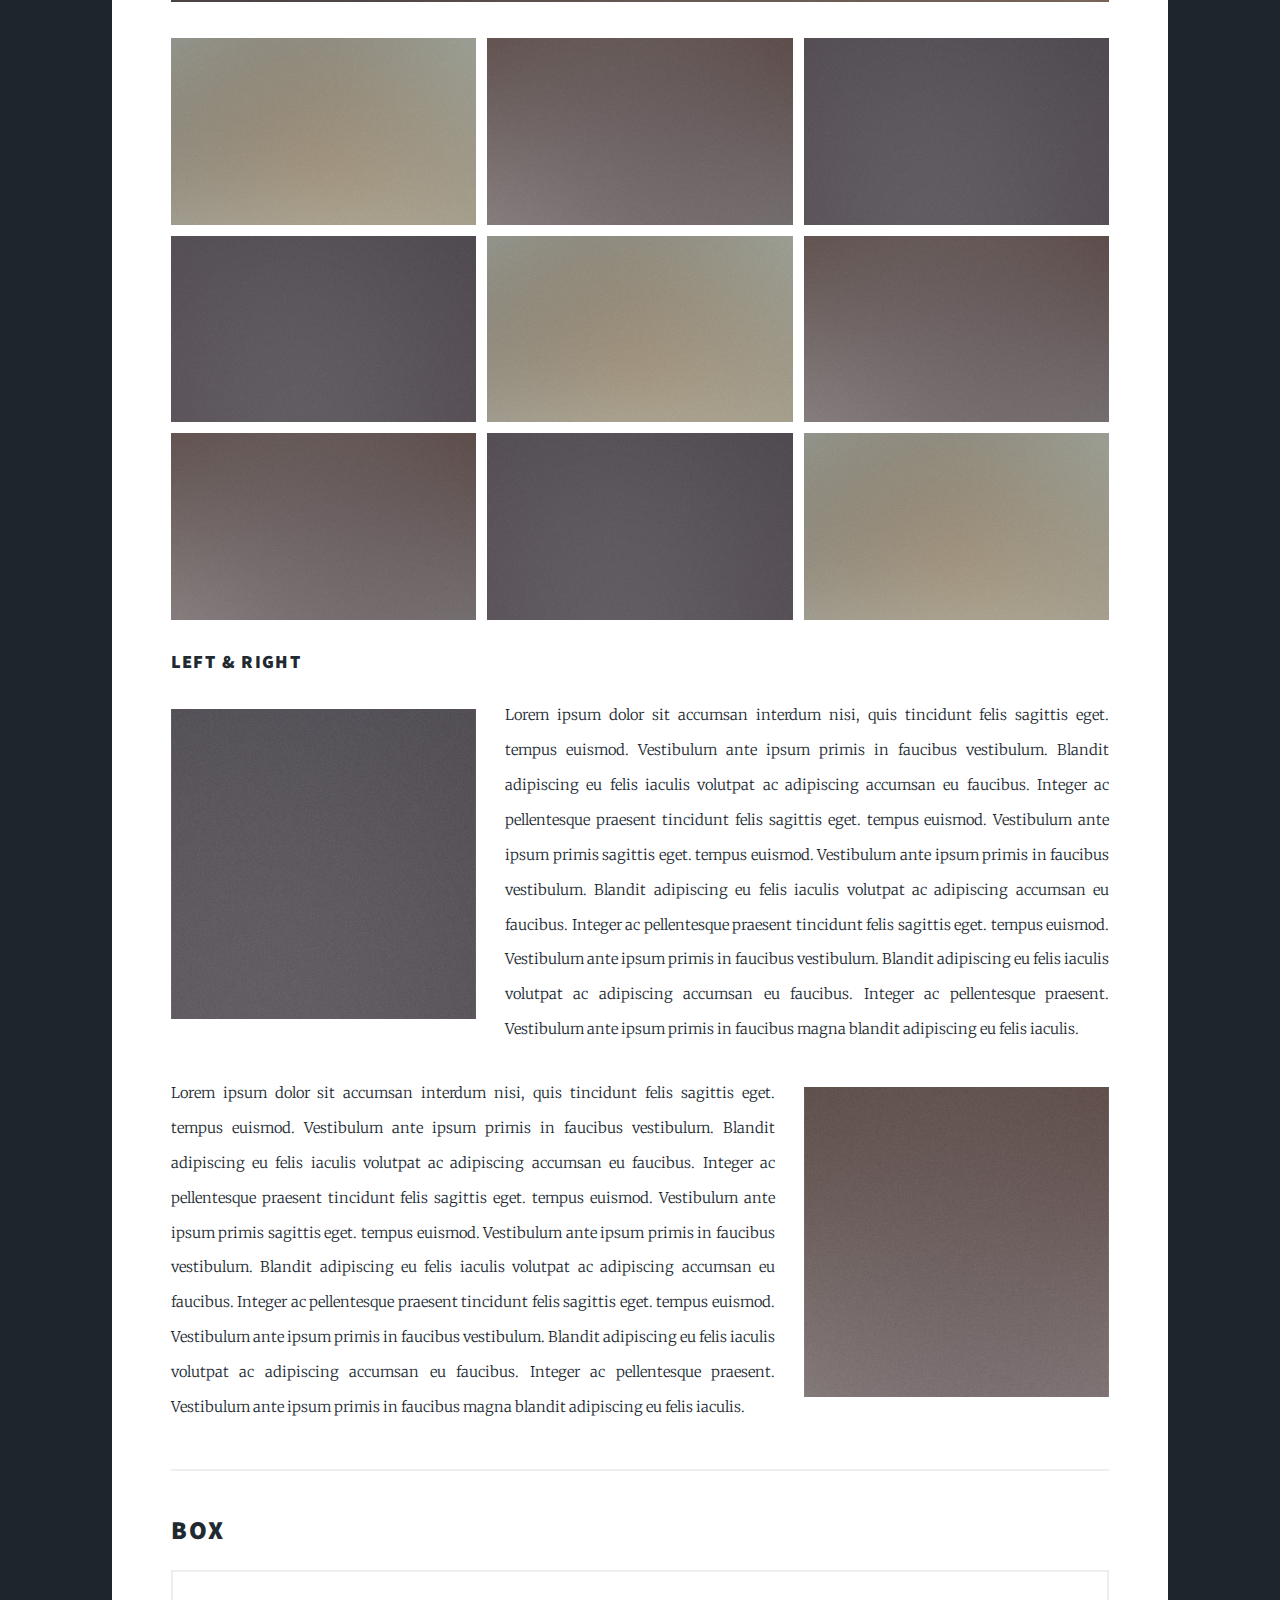
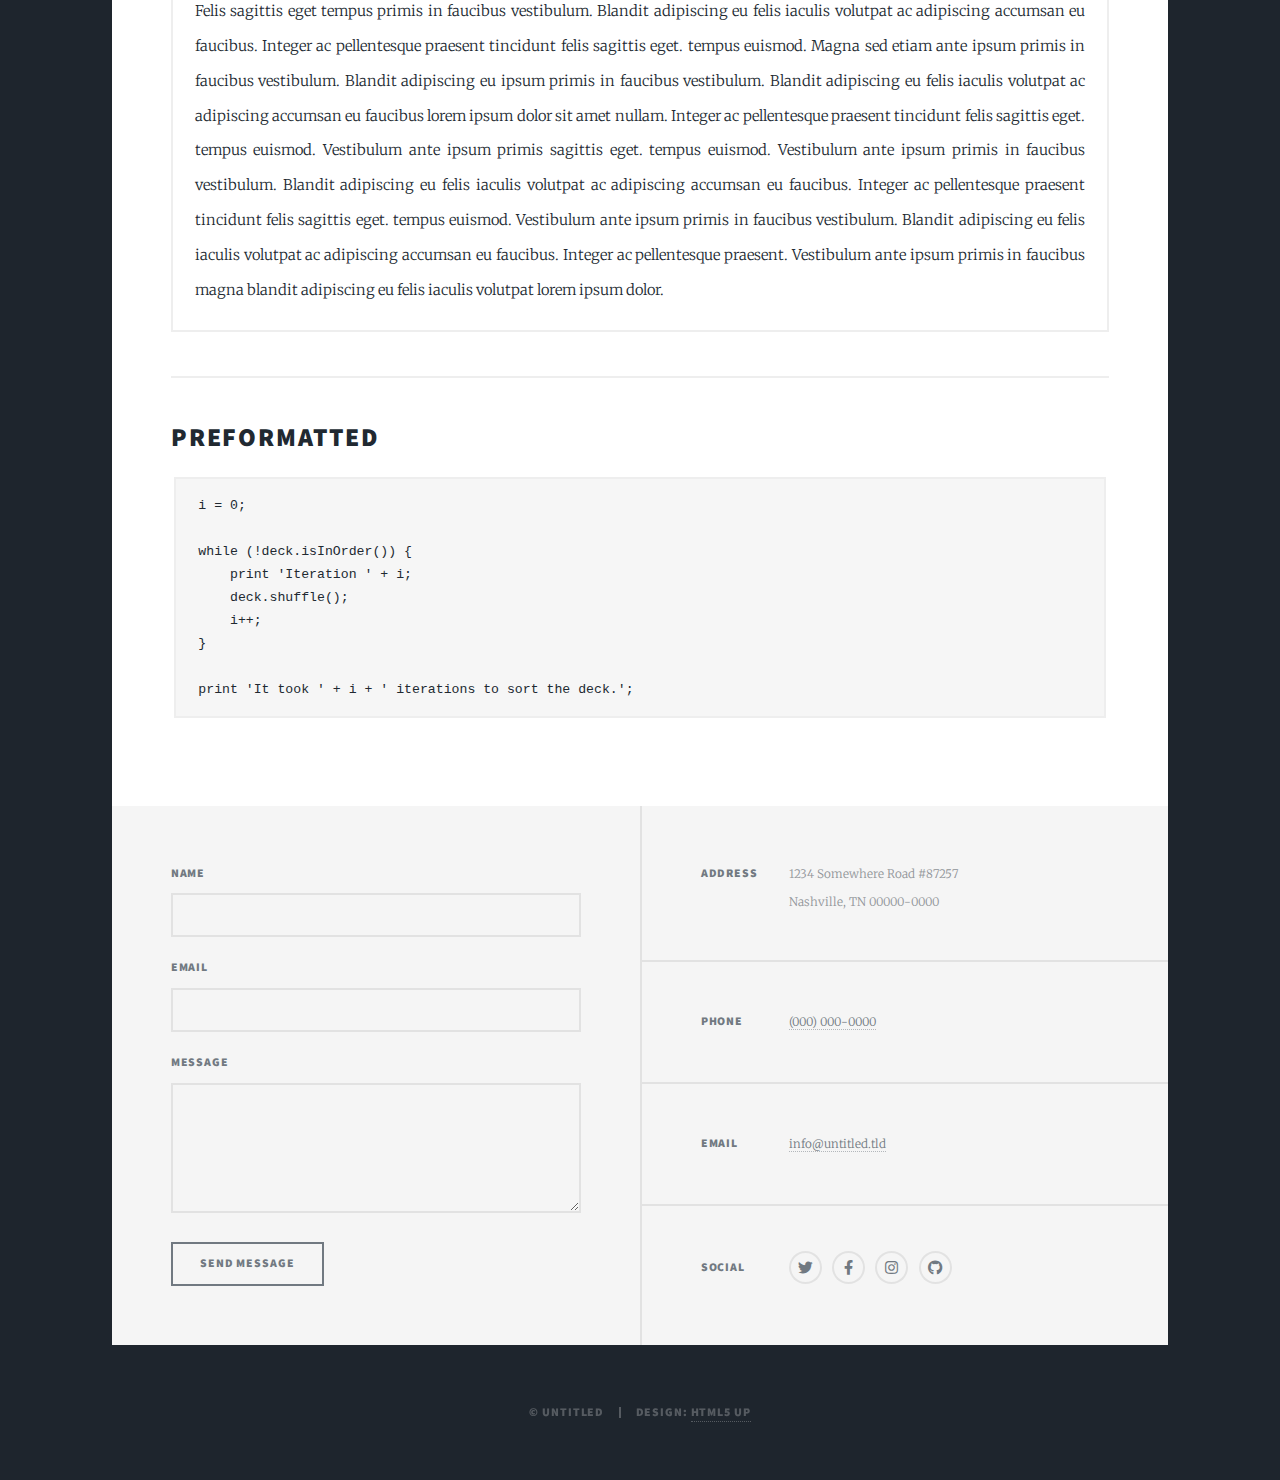
<file: elements.html>
<!DOCTYPE HTML>
<!--
	Massively by HTML5 UP
	html5up.net | @ajlkn
	Free for personal and commercial use under the CCA 3.0 license (html5up.net/license)
-->
<html>
	<head>
		<title>Elements Reference - Massively by HTML5 UP</title>
		<meta charset="utf-8" />
		<meta name="viewport" content="width=device-width, initial-scale=1, user-scalable=no" />
		<link rel="stylesheet" href="assets/css/main.css" />
		<noscript><link rel="stylesheet" href="assets/css/noscript.css" /></noscript>
	</head>
	<body class="is-preload">

		<!-- Wrapper -->
			<div id="wrapper">

				<!-- Header -->
					<header id="header">
						<a href="index.html" class="logo">Massively</a>
					</header>

				<!-- Nav -->
					<nav id="nav">
						<ul class="links">
							<li><a href="index.html">This is Massively</a></li>
							<li><a href="generic.html">Generic Page</a></li>
							<li class="active"><a href="elements.html">Elements Reference</a></li>
						</ul>
						<ul class="icons">
							<li><a href="#" class="icon brands fa-twitter"><span class="label">Twitter</span></a></li>
							<li><a href="#" class="icon brands fa-facebook-f"><span class="label">Facebook</span></a></li>
							<li><a href="#" class="icon brands fa-instagram"><span class="label">Instagram</span></a></li>
							<li><a href="#" class="icon brands fa-github"><span class="label">GitHub</span></a></li>
						</ul>
					</nav>

				<!-- Main -->
					<div id="main">

						<!-- Post -->
							<section class="post">
								<header class="major">
									<h1>Elements<br />
									Reference</h1>
								</header>

								<!-- Text stuff -->
									<h2>Text</h2>
									<p>This is <b>bold</b> and this is <strong>strong</strong>. This is <i>italic</i> and this is <em>emphasized</em>.
									This is <sup>superscript</sup> text and this is <sub>subscript</sub> text.
									This is <u>underlined</u> and this is code: <code>for (;;) { ... }</code>.
									Finally, this is a <a href="#">link</a>.</p>
									<hr />
									<h2>Heading Level 2</h2>
									<h3>Heading Level 3</h3>
									<h4>Heading Level 4</h4>
									<h5>Heading Level 5</h5>
									<h6>Heading Level 6</h6>
									<hr />
									<header>
										<h2>Heading with a Subtitle</h2>
										<p>Lorem ipsum dolor sit amet nullam id egestas urna aliquam</p>
									</header>
									<p>Nunc lacinia ante nunc ac lobortis. Interdum adipiscing gravida odio porttitor sem non mi integer non faucibus ornare mi ut ante amet placerat aliquet. Volutpat eu sed ante lacinia sapien lorem accumsan varius montes viverra nibh in adipiscing blandit tempus accumsan.</p>
									<header>
										<h3>Heading with a Subtitle</h3>
										<p>Lorem ipsum dolor sit amet nullam id egestas urna aliquam</p>
									</header>
									<p>Nunc lacinia ante nunc ac lobortis. Interdum adipiscing gravida odio porttitor sem non mi integer non faucibus ornare mi ut ante amet placerat aliquet. Volutpat eu sed ante lacinia sapien lorem accumsan varius montes viverra nibh in adipiscing blandit tempus accumsan.</p>
									<header>
										<h4>Heading with a Subtitle</h4>
										<p>Lorem ipsum dolor sit amet nullam id egestas urna aliquam</p>
									</header>
									<p>Nunc lacinia ante nunc ac lobortis. Interdum adipiscing gravida odio porttitor sem non mi integer non faucibus ornare mi ut ante amet placerat aliquet. Volutpat eu sed ante lacinia sapien lorem accumsan varius montes viverra nibh in adipiscing blandit tempus accumsan.</p>

									<hr />

								<!-- Lists -->
									<h2>Lists</h2>
									<div class="row">
										<div class="col-6 col-12-small">

											<h3>Unordered</h3>
											<ul>
												<li>Dolor pulvinar etiam.</li>
												<li>Sagittis lorem eleifend.</li>
												<li>Felis feugiat dolore viverra.</li>
												<li>Dolor pulvinar etiam.</li>
											</ul>

											<h3>Alternate</h3>
											<ul class="alt">
												<li>Dolor pulvinar etiam etiam.</li>
												<li>Sagittis adipiscing eleifend.</li>
												<li>Felis enim dolore viverra.</li>
												<li>Dolor pulvinar etiam etiam.</li>
											</ul>

										</div>
										<div class="col-6 col-12-small">

											<h3>Ordered</h3>
											<ol>
												<li>Dolor pulvinar etiam.</li>
												<li>Etiam vel felis at viverra.</li>
												<li>Felis enim feugiat magna.</li>
												<li>Etiam vel felis nullam.</li>
												<li>Felis enim et tempus.</li>
											</ol>

											<h3>Icons</h3>
											<ul class="icons">
												<li><a href="#" class="icon brands fa-twitter"><span class="label">Twitter</span></a></li>
												<li><a href="#" class="icon brands fa-facebook-f"><span class="label">Facebook</span></a></li>
												<li><a href="#" class="icon brands fa-instagram"><span class="label">Instagram</span></a></li>
												<li><a href="#" class="icon brands fa-github"><span class="label">Github</span></a></li>
												<li><a href="#" class="icon brands fa-dribbble"><span class="label">Dribbble</span></a></li>
											</ul>
											<ul class="icons alt">
												<li><a href="#" class="icon brands alt fa-twitter"><span class="label">Twitter</span></a></li>
												<li><a href="#" class="icon brands alt fa-facebook-f"><span class="label">Facebook</span></a></li>
												<li><a href="#" class="icon brands alt fa-instagram"><span class="label">Instagram</span></a></li>
												<li><a href="#" class="icon brands alt fa-github"><span class="label">Github</span></a></li>
												<li><a href="#" class="icon brands alt fa-dribbble"><span class="label">Dribbble</span></a></li>
											</ul>

										</div>
									</div>
									<h3>Definition</h3>
									<dl>
										<dt>Item 1</dt>
										<dd>
											<p>Lorem ipsum dolor vestibulum ante ipsum primis in faucibus vestibulum. Blandit adipiscing eu felis iaculis volutpat ac adipiscing accumsan eu faucibus. Integer ac pellentesque praesent.</p>
										</dd>
										<dt>Item 2</dt>
										<dd>
											<p>Lorem ipsum dolor vestibulum ante ipsum primis in faucibus vestibulum. Blandit adipiscing eu felis iaculis volutpat ac adipiscing accumsan eu faucibus. Integer ac pellentesque praesent.</p>
										</dd>
										<dt>Item 3</dt>
										<dd>
											<p>Lorem ipsum dolor vestibulum ante ipsum primis in faucibus vestibulum. Blandit adipiscing eu felis iaculis volutpat ac adipiscing accumsan eu faucibus. Integer ac pellentesque praesent.</p>
										</dd>
									</dl>

									<h3>Actions</h3>
									<ul class="actions">
										<li><a href="#" class="button primary">Primary</a></li>
										<li><a href="#" class="button">Default</a></li>
									</ul>
									<ul class="actions small">
										<li><a href="#" class="button primary small">Small</a></li>
										<li><a href="#" class="button small">Small</a></li>
									</ul>
									<div class="row">
										<div class="col-6 col-12-small">
											<ul class="actions stacked">
												<li><a href="#" class="button primary">Default</a></li>
												<li><a href="#" class="button">Default</a></li>
											</ul>
										</div>
										<div class="col-6 col-12-small">
											<ul class="actions stacked">
												<li><a href="#" class="button primary small">Small</a></li>
												<li><a href="#" class="button small">Small</a></li>
											</ul>
										</div>
									</div>
									<div class="row">
										<div class="col-6 col-12-small">
											<ul class="actions stacked">
												<li><a href="#" class="button primary fit">Default</a></li>
												<li><a href="#" class="button fit">Default</a></li>
											</ul>
										</div>
										<div class="col-6 col-12-small">
											<ul class="actions stacked">
												<li><a href="#" class="button primary small fit">Small</a></li>
												<li><a href="#" class="button small fit">Small</a></li>
											</ul>
										</div>
									</div>

									<hr />

								<!-- Blockquote -->
									<h2>Blockquote</h2>
									<blockquote>Fringilla nisl. Donec accumsan interdum nisi, quis tincidunt felis sagittis eget tempus euismod. Vestibulum ante ipsum primis in faucibus vestibulum. Blandit adipiscing eu felis iaculis volutpat ac adipiscing accumsan faucibus. Vestibulum ante ipsum primis in faucibus vestibulum. Blandit adipiscing eu felis.</blockquote>

									<hr />

								<!-- Table -->
									<h2>Table</h2>

									<h3>Default</h3>
									<div class="table-wrapper">
										<table>
											<thead>
												<tr>
													<th>Name</th>
													<th>Description</th>
													<th>Price</th>
												</tr>
											</thead>
											<tbody>
												<tr>
													<td>Item 1</td>
													<td>Ante turpis integer aliquet porttitor.</td>
													<td>29.99</td>
												</tr>
												<tr>
													<td>Item 2</td>
													<td>Vis ac commodo adipiscing arcu aliquet.</td>
													<td>19.99</td>
												</tr>
												<tr>
													<td>Item 3</td>
													<td> Morbi faucibus arcu accumsan lorem.</td>
													<td>29.99</td>
												</tr>
												<tr>
													<td>Item 4</td>
													<td>Vitae integer tempus condimentum.</td>
													<td>19.99</td>
												</tr>
												<tr>
													<td>Item 5</td>
													<td>Ante turpis integer aliquet porttitor.</td>
													<td>29.99</td>
												</tr>
											</tbody>
											<tfoot>
												<tr>
													<td colspan="2"></td>
													<td>100.00</td>
												</tr>
											</tfoot>
										</table>
									</div>

									<h3>Alternate</h3>
									<div class="table-wrapper">
										<table class="alt">
											<thead>
												<tr>
													<th>Name</th>
													<th>Description</th>
													<th>Price</th>
												</tr>
											</thead>
											<tbody>
												<tr>
													<td>Item 1</td>
													<td>Ante turpis integer aliquet porttitor.</td>
													<td>29.99</td>
												</tr>
												<tr>
													<td>Item 2</td>
													<td>Vis ac commodo adipiscing arcu aliquet.</td>
													<td>19.99</td>
												</tr>
												<tr>
													<td>Item 3</td>
													<td> Morbi faucibus arcu accumsan lorem.</td>
													<td>29.99</td>
												</tr>
												<tr>
													<td>Item 4</td>
													<td>Vitae integer tempus condimentum.</td>
													<td>19.99</td>
												</tr>
												<tr>
													<td>Item 5</td>
													<td>Ante turpis integer aliquet porttitor.</td>
													<td>29.99</td>
												</tr>
											</tbody>
											<tfoot>
												<tr>
													<td colspan="2"></td>
													<td>100.00</td>
												</tr>
											</tfoot>
										</table>
									</div>

									<hr />

								<!-- Buttons -->
									<h2>Buttons</h2>
									<ul class="actions">
										<li><a href="#" class="button primary">Primary</a></li>
										<li><a href="#" class="button">Default</a></li>
									</ul>
									<ul class="actions">
										<li><a href="#" class="button primary large">Large</a></li>
										<li><a href="#" class="button">Default</a></li>
										<li><a href="#" class="button small">Small</a></li>
									</ul>
									<ul class="actions fit">
										<li><a href="#" class="button primary fit">Fit</a></li>
										<li><a href="#" class="button fit">Fit</a></li>
									</ul>
									<ul class="actions fit small">
										<li><a href="#" class="button primary fit small">Fit + Small</a></li>
										<li><a href="#" class="button fit small">Fit + Small</a></li>
									</ul>
									<ul class="actions">
										<li><a href="#" class="button primary icon solid fa-search">Icon</a></li>
										<li><a href="#" class="button icon solid fa-download">Icon</a></li>
									</ul>
									<ul class="actions">
										<li><span class="button primary disabled">Primary</span></li>
										<li><span class="button disabled">Default</span></li>
									</ul>

									<hr />

								<!-- Form -->
									<h2>Form</h2>

									<form method="post" action="#">
										<div class="row gtr-uniform">
											<div class="col-6 col-12-xsmall">
												<input type="text" name="demo-name" id="demo-name" value="" placeholder="Name" />
											</div>
											<div class="col-6 col-12-xsmall">
												<input type="email" name="demo-email" id="demo-email" value="" placeholder="Email" />
											</div>
											<!-- Break -->
											<div class="col-12">
												<select name="demo-category" id="demo-category">
													<option value="">- Category -</option>
													<option value="1">Manufacturing</option>
													<option value="1">Shipping</option>
													<option value="1">Administration</option>
													<option value="1">Human Resources</option>
												</select>
											</div>
											<!-- Break -->
											<div class="col-4 col-12-small">
												<input type="radio" id="demo-priority-low" name="demo-priority" checked>
												<label for="demo-priority-low">Low</label>
											</div>
											<div class="col-4 col-12-small">
												<input type="radio" id="demo-priority-normal" name="demo-priority">
												<label for="demo-priority-normal">Normal</label>
											</div>
											<div class="col-4 col-12-small">
												<input type="radio" id="demo-priority-high" name="demo-priority">
												<label for="demo-priority-high">High</label>
											</div>
											<!-- Break -->
											<div class="col-6 col-12-small">
												<input type="checkbox" id="demo-copy" name="demo-copy">
												<label for="demo-copy">Email me a copy</label>
											</div>
											<div class="col-6 col-12-small">
												<input type="checkbox" id="demo-human" name="demo-human" checked>
												<label for="demo-human">I am a human</label>
											</div>
											<!-- Break -->
											<div class="col-12">
												<textarea name="demo-message" id="demo-message" placeholder="Enter your message" rows="6"></textarea>
											</div>
											<!-- Break -->
											<div class="col-12">
												<ul class="actions">
													<li><input type="submit" value="Send Message" class="primary" /></li>
													<li><input type="reset" value="Reset" /></li>
												</ul>
											</div>
										</div>
									</form>

									<hr />

								<!-- Image -->
									<h2>Image</h2>

									<h3>Fit</h3>
									<span class="image fit"><img src="images/pic01.jpg" alt="" /></span>
									<div class="box alt">
										<div class="row gtr-50 gtr-uniform">
											<div class="col-4"><span class="image fit"><img src="images/pic02.jpg" alt="" /></span></div>
											<div class="col-4"><span class="image fit"><img src="images/pic03.jpg" alt="" /></span></div>
											<div class="col-4"><span class="image fit"><img src="images/pic04.jpg" alt="" /></span></div>
											<!-- Break -->
											<div class="col-4"><span class="image fit"><img src="images/pic04.jpg" alt="" /></span></div>
											<div class="col-4"><span class="image fit"><img src="images/pic02.jpg" alt="" /></span></div>
											<div class="col-4"><span class="image fit"><img src="images/pic03.jpg" alt="" /></span></div>
											<!-- Break -->
											<div class="col-4"><span class="image fit"><img src="images/pic03.jpg" alt="" /></span></div>
											<div class="col-4"><span class="image fit"><img src="images/pic04.jpg" alt="" /></span></div>
											<div class="col-4"><span class="image fit"><img src="images/pic02.jpg" alt="" /></span></div>
										</div>
									</div>

									<h3>Left &amp; Right</h3>
									<p><span class="image left"><img src="images/pic08.jpg" alt="" /></span>Lorem ipsum dolor sit accumsan interdum nisi, quis tincidunt felis sagittis eget. tempus euismod. Vestibulum ante ipsum primis in faucibus vestibulum. Blandit adipiscing eu felis iaculis volutpat ac adipiscing accumsan eu faucibus. Integer ac pellentesque praesent tincidunt felis sagittis eget. tempus euismod. Vestibulum ante ipsum primis sagittis eget. tempus euismod. Vestibulum ante ipsum primis in faucibus vestibulum. Blandit adipiscing eu felis iaculis volutpat ac adipiscing accumsan eu faucibus. Integer ac pellentesque praesent tincidunt felis sagittis eget. tempus euismod. Vestibulum ante ipsum primis in faucibus vestibulum. Blandit adipiscing eu felis iaculis volutpat ac adipiscing accumsan eu faucibus. Integer ac pellentesque praesent. Vestibulum ante ipsum primis in faucibus magna blandit adipiscing eu felis iaculis.</p>
									<p><span class="image right"><img src="images/pic09.jpg" alt="" /></span>Lorem ipsum dolor sit accumsan interdum nisi, quis tincidunt felis sagittis eget. tempus euismod. Vestibulum ante ipsum primis in faucibus vestibulum. Blandit adipiscing eu felis iaculis volutpat ac adipiscing accumsan eu faucibus. Integer ac pellentesque praesent tincidunt felis sagittis eget. tempus euismod. Vestibulum ante ipsum primis sagittis eget. tempus euismod. Vestibulum ante ipsum primis in faucibus vestibulum. Blandit adipiscing eu felis iaculis volutpat ac adipiscing accumsan eu faucibus. Integer ac pellentesque praesent tincidunt felis sagittis eget. tempus euismod. Vestibulum ante ipsum primis in faucibus vestibulum. Blandit adipiscing eu felis iaculis volutpat ac adipiscing accumsan eu faucibus. Integer ac pellentesque praesent. Vestibulum ante ipsum primis in faucibus magna blandit adipiscing eu felis iaculis.</p>

									<hr />

								<!-- Box -->
									<h2>Box</h2>
									<div class="box">
										<p>Felis sagittis eget tempus primis in faucibus vestibulum. Blandit adipiscing eu felis iaculis volutpat ac adipiscing accumsan eu faucibus. Integer ac pellentesque praesent tincidunt felis sagittis eget. tempus euismod. Magna sed etiam ante ipsum primis in faucibus vestibulum. Blandit adipiscing eu ipsum primis in faucibus vestibulum. Blandit adipiscing eu felis iaculis volutpat ac adipiscing accumsan eu faucibus lorem ipsum dolor sit amet nullam. Integer ac pellentesque praesent tincidunt felis sagittis eget. tempus euismod. Vestibulum ante ipsum primis sagittis eget. tempus euismod. Vestibulum ante ipsum primis in faucibus vestibulum. Blandit adipiscing eu felis iaculis volutpat ac adipiscing accumsan eu faucibus. Integer ac pellentesque praesent tincidunt felis sagittis eget. tempus euismod. Vestibulum ante ipsum primis in faucibus vestibulum. Blandit adipiscing eu felis iaculis volutpat ac adipiscing accumsan eu faucibus. Integer ac pellentesque praesent. Vestibulum ante ipsum primis in faucibus magna blandit adipiscing eu felis iaculis volutpat lorem ipsum dolor.</p>
									</div>

									<hr />

								<!-- Preformatted Code -->
									<h2>Preformatted</h2>
									<pre><code>i = 0;

while (!deck.isInOrder()) {
    print 'Iteration ' + i;
    deck.shuffle();
    i++;
}

print 'It took ' + i + ' iterations to sort the deck.';
</code></pre>

							</section>

					</div>

				<!-- Footer -->
					<footer id="footer">
						<section>
							<form method="post" action="#">
								<div class="fields">
									<div class="field">
										<label for="name">Name</label>
										<input type="text" name="name" id="name" />
									</div>
									<div class="field">
										<label for="email">Email</label>
										<input type="text" name="email" id="email" />
									</div>
									<div class="field">
										<label for="message">Message</label>
										<textarea name="message" id="message" rows="3"></textarea>
									</div>
								</div>
								<ul class="actions">
									<li><input type="submit" value="Send Message" /></li>
								</ul>
							</form>
						</section>
						<section class="split contact">
							<section class="alt">
								<h3>Address</h3>
								<p>1234 Somewhere Road #87257<br />
								Nashville, TN 00000-0000</p>
							</section>
							<section>
								<h3>Phone</h3>
								<p><a href="#">(000) 000-0000</a></p>
							</section>
							<section>
								<h3>Email</h3>
								<p><a href="#">info@untitled.tld</a></p>
							</section>
							<section>
								<h3>Social</h3>
								<ul class="icons alt">
									<li><a href="#" class="icon brands alt fa-twitter"><span class="label">Twitter</span></a></li>
									<li><a href="#" class="icon brands alt fa-facebook-f"><span class="label">Facebook</span></a></li>
									<li><a href="#" class="icon brands alt fa-instagram"><span class="label">Instagram</span></a></li>
									<li><a href="#" class="icon brands alt fa-github"><span class="label">GitHub</span></a></li>
								</ul>
							</section>
						</section>
					</footer>

				<!-- Copyright -->
					<div id="copyright">
						<ul><li>&copy; Untitled</li><li>Design: <a href="https://html5up.net">HTML5 UP</a></li></ul>
					</div>

			</div>

		<!-- Scripts -->
			<script src="assets/js/jquery.min.js"></script>
			<script src="assets/js/jquery.scrollex.min.js"></script>
			<script src="assets/js/jquery.scrolly.min.js"></script>
			<script src="assets/js/browser.min.js"></script>
			<script src="assets/js/breakpoints.min.js"></script>
			<script src="assets/js/util.js"></script>
			<script src="assets/js/main.js"></script>

	</body>
</html>
</file>
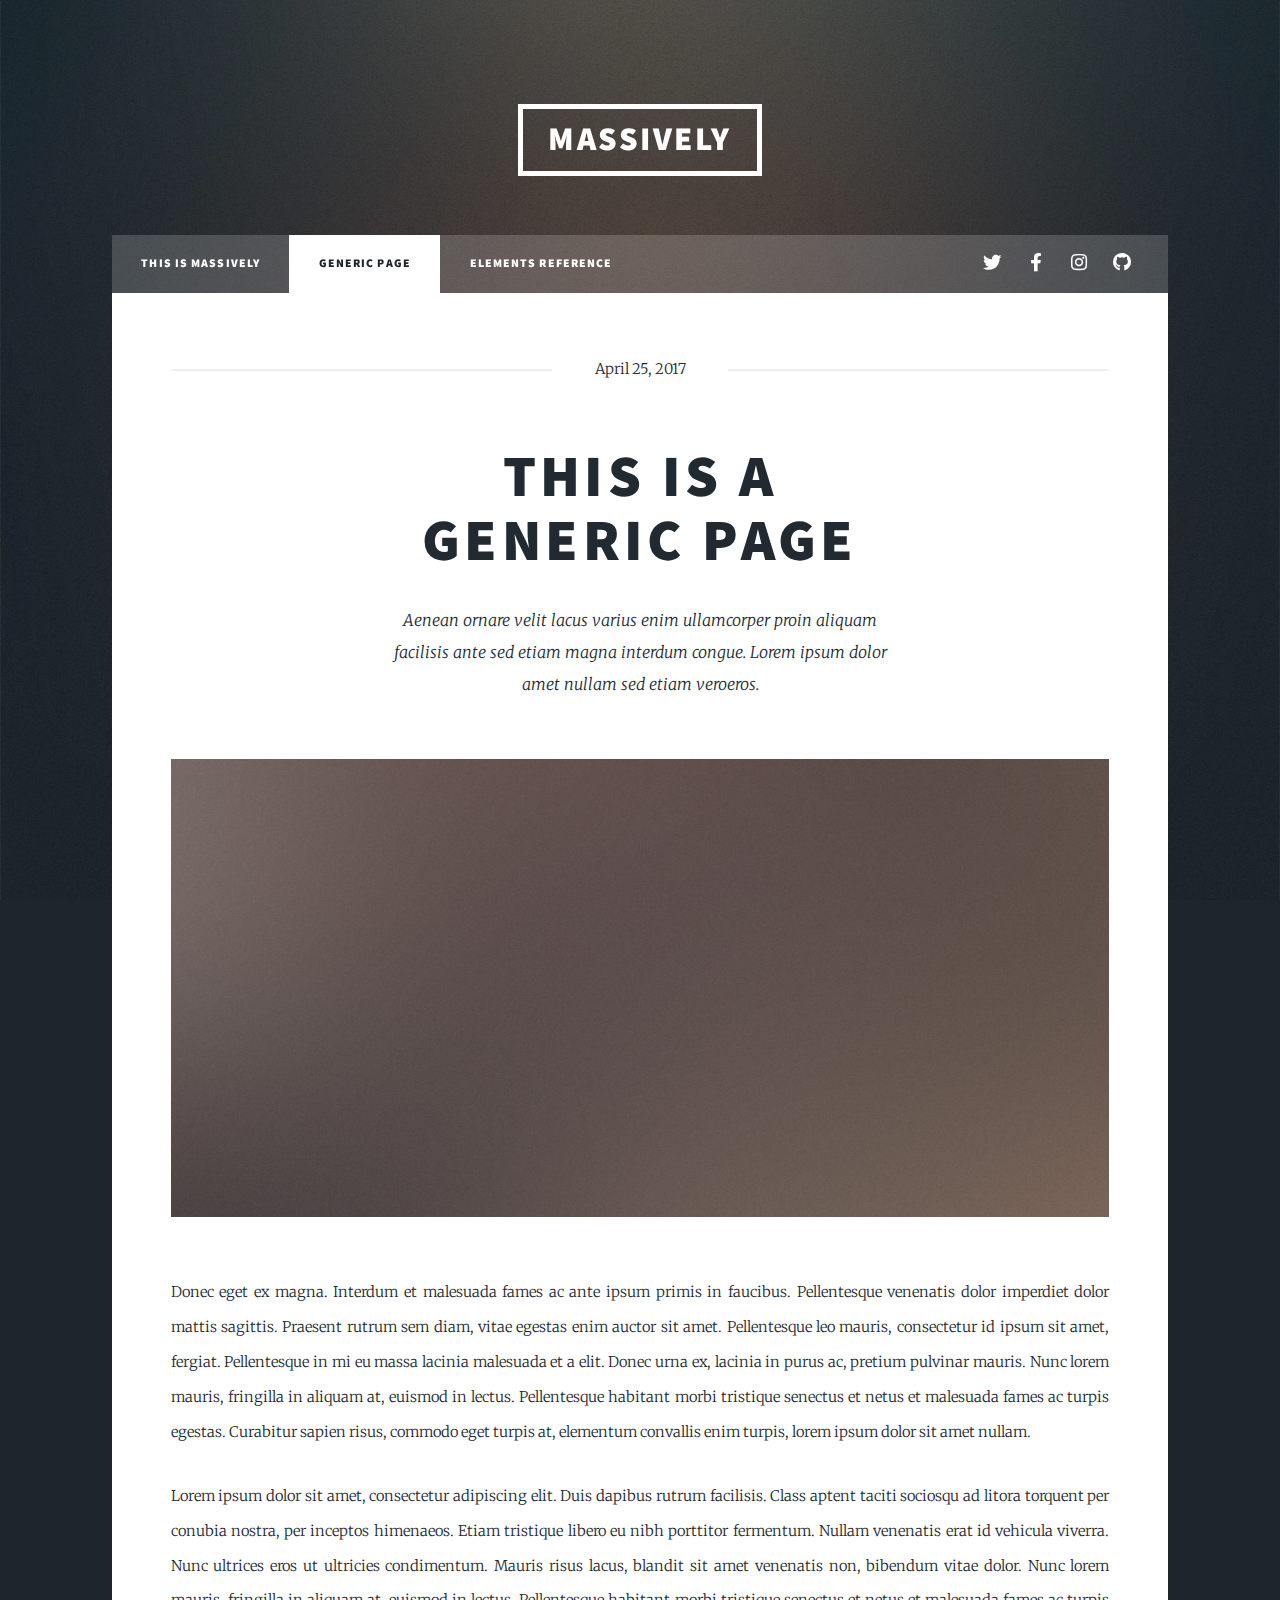
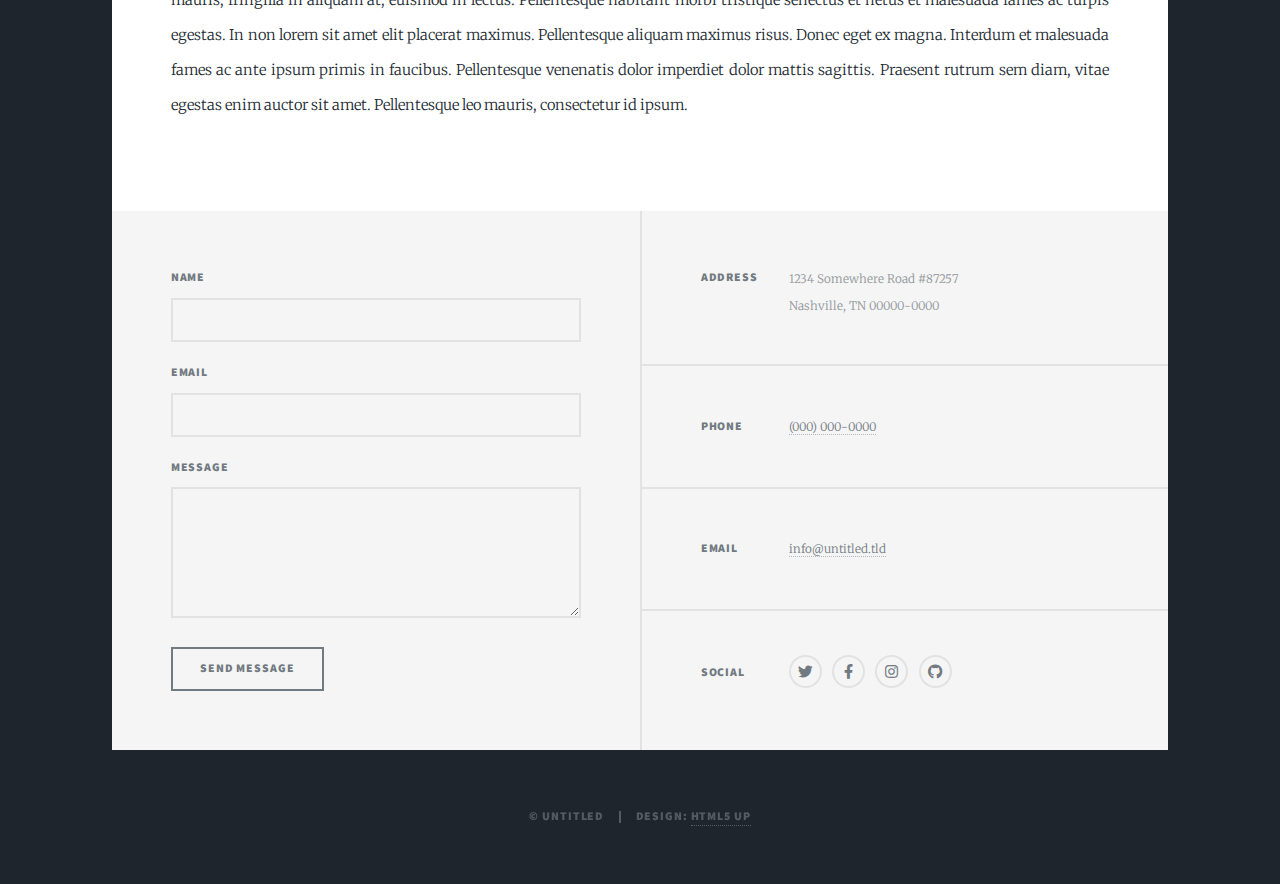
<file: generic.html>
<!DOCTYPE HTML>
<!--
	Massively by HTML5 UP
	html5up.net | @ajlkn
	Free for personal and commercial use under the CCA 3.0 license (html5up.net/license)
-->
<html>
	<head>
		<title>Generic Page - Massively by HTML5 UP</title>
		<meta charset="utf-8" />
		<meta name="viewport" content="width=device-width, initial-scale=1, user-scalable=no" />
		<link rel="stylesheet" href="assets/css/main.css" />
		<noscript><link rel="stylesheet" href="assets/css/noscript.css" /></noscript>
	</head>
	<body class="is-preload">

		<!-- Wrapper -->
			<div id="wrapper">

				<!-- Header -->
					<header id="header">
						<a href="index.html" class="logo">Massively</a>
					</header>

				<!-- Nav -->
					<nav id="nav">
						<ul class="links">
							<li><a href="index.html">This is Massively</a></li>
							<li class="active"><a href="generic.html">Generic Page</a></li>
							<li><a href="elements.html">Elements Reference</a></li>
						</ul>
						<ul class="icons">
							<li><a href="#" class="icon brands fa-twitter"><span class="label">Twitter</span></a></li>
							<li><a href="#" class="icon brands fa-facebook-f"><span class="label">Facebook</span></a></li>
							<li><a href="#" class="icon brands fa-instagram"><span class="label">Instagram</span></a></li>
							<li><a href="#" class="icon brands fa-github"><span class="label">GitHub</span></a></li>
						</ul>
					</nav>

				<!-- Main -->
					<div id="main">

						<!-- Post -->
							<section class="post">
								<header class="major">
									<span class="date">April 25, 2017</span>
									<h1>This is a<br />
									Generic Page</h1>
									<p>Aenean ornare velit lacus varius enim ullamcorper proin aliquam<br />
									facilisis ante sed etiam magna interdum congue. Lorem ipsum dolor<br />
									amet nullam sed etiam veroeros.</p>
								</header>
								<div class="image main"><img src="images/pic01.jpg" alt="" /></div>
								<p>Donec eget ex magna. Interdum et malesuada fames ac ante ipsum primis in faucibus. Pellentesque venenatis dolor imperdiet dolor mattis sagittis. Praesent rutrum sem diam, vitae egestas enim auctor sit amet. Pellentesque leo mauris, consectetur id ipsum sit amet, fergiat. Pellentesque in mi eu massa lacinia malesuada et a elit. Donec urna ex, lacinia in purus ac, pretium pulvinar mauris. Nunc lorem mauris, fringilla in aliquam at, euismod in lectus. Pellentesque habitant morbi tristique senectus et netus et malesuada fames ac turpis egestas. Curabitur sapien risus, commodo eget turpis at, elementum convallis enim turpis, lorem ipsum dolor sit amet nullam.</p>
								<p>Lorem ipsum dolor sit amet, consectetur adipiscing elit. Duis dapibus rutrum facilisis. Class aptent taciti sociosqu ad litora torquent per conubia nostra, per inceptos himenaeos. Etiam tristique libero eu nibh porttitor fermentum. Nullam venenatis erat id vehicula viverra. Nunc ultrices eros ut ultricies condimentum. Mauris risus lacus, blandit sit amet venenatis non, bibendum vitae dolor. Nunc lorem mauris, fringilla in aliquam at, euismod in lectus. Pellentesque habitant morbi tristique senectus et netus et malesuada fames ac turpis egestas. In non lorem sit amet elit placerat maximus. Pellentesque aliquam maximus risus. Donec eget ex magna. Interdum et malesuada fames ac ante ipsum primis in faucibus. Pellentesque venenatis dolor imperdiet dolor mattis sagittis. Praesent rutrum sem diam, vitae egestas enim auctor sit amet. Pellentesque leo mauris, consectetur id ipsum.</p>
							</section>

					</div>

				<!-- Footer -->
					<footer id="footer">
						<section>
							<form method="post" action="#">
								<div class="fields">
									<div class="field">
										<label for="name">Name</label>
										<input type="text" name="name" id="name" />
									</div>
									<div class="field">
										<label for="email">Email</label>
										<input type="text" name="email" id="email" />
									</div>
									<div class="field">
										<label for="message">Message</label>
										<textarea name="message" id="message" rows="3"></textarea>
									</div>
								</div>
								<ul class="actions">
									<li><input type="submit" value="Send Message" /></li>
								</ul>
							</form>
						</section>
						<section class="split contact">
							<section class="alt">
								<h3>Address</h3>
								<p>1234 Somewhere Road #87257<br />
								Nashville, TN 00000-0000</p>
							</section>
							<section>
								<h3>Phone</h3>
								<p><a href="#">(000) 000-0000</a></p>
							</section>
							<section>
								<h3>Email</h3>
								<p><a href="#">info@untitled.tld</a></p>
							</section>
							<section>
								<h3>Social</h3>
								<ul class="icons alt">
									<li><a href="#" class="icon brands alt fa-twitter"><span class="label">Twitter</span></a></li>
									<li><a href="#" class="icon brands alt fa-facebook-f"><span class="label">Facebook</span></a></li>
									<li><a href="#" class="icon brands alt fa-instagram"><span class="label">Instagram</span></a></li>
									<li><a href="#" class="icon brands alt fa-github"><span class="label">GitHub</span></a></li>
								</ul>
							</section>
						</section>
					</footer>

				<!-- Copyright -->
					<div id="copyright">
						<ul><li>&copy; Untitled</li><li>Design: <a href="https://html5up.net">HTML5 UP</a></li></ul>
					</div>

			</div>

		<!-- Scripts -->
			<script src="assets/js/jquery.min.js"></script>
			<script src="assets/js/jquery.scrollex.min.js"></script>
			<script src="assets/js/jquery.scrolly.min.js"></script>
			<script src="assets/js/browser.min.js"></script>
			<script src="assets/js/breakpoints.min.js"></script>
			<script src="assets/js/util.js"></script>
			<script src="assets/js/main.js"></script>

	</body>
</html>
</file>
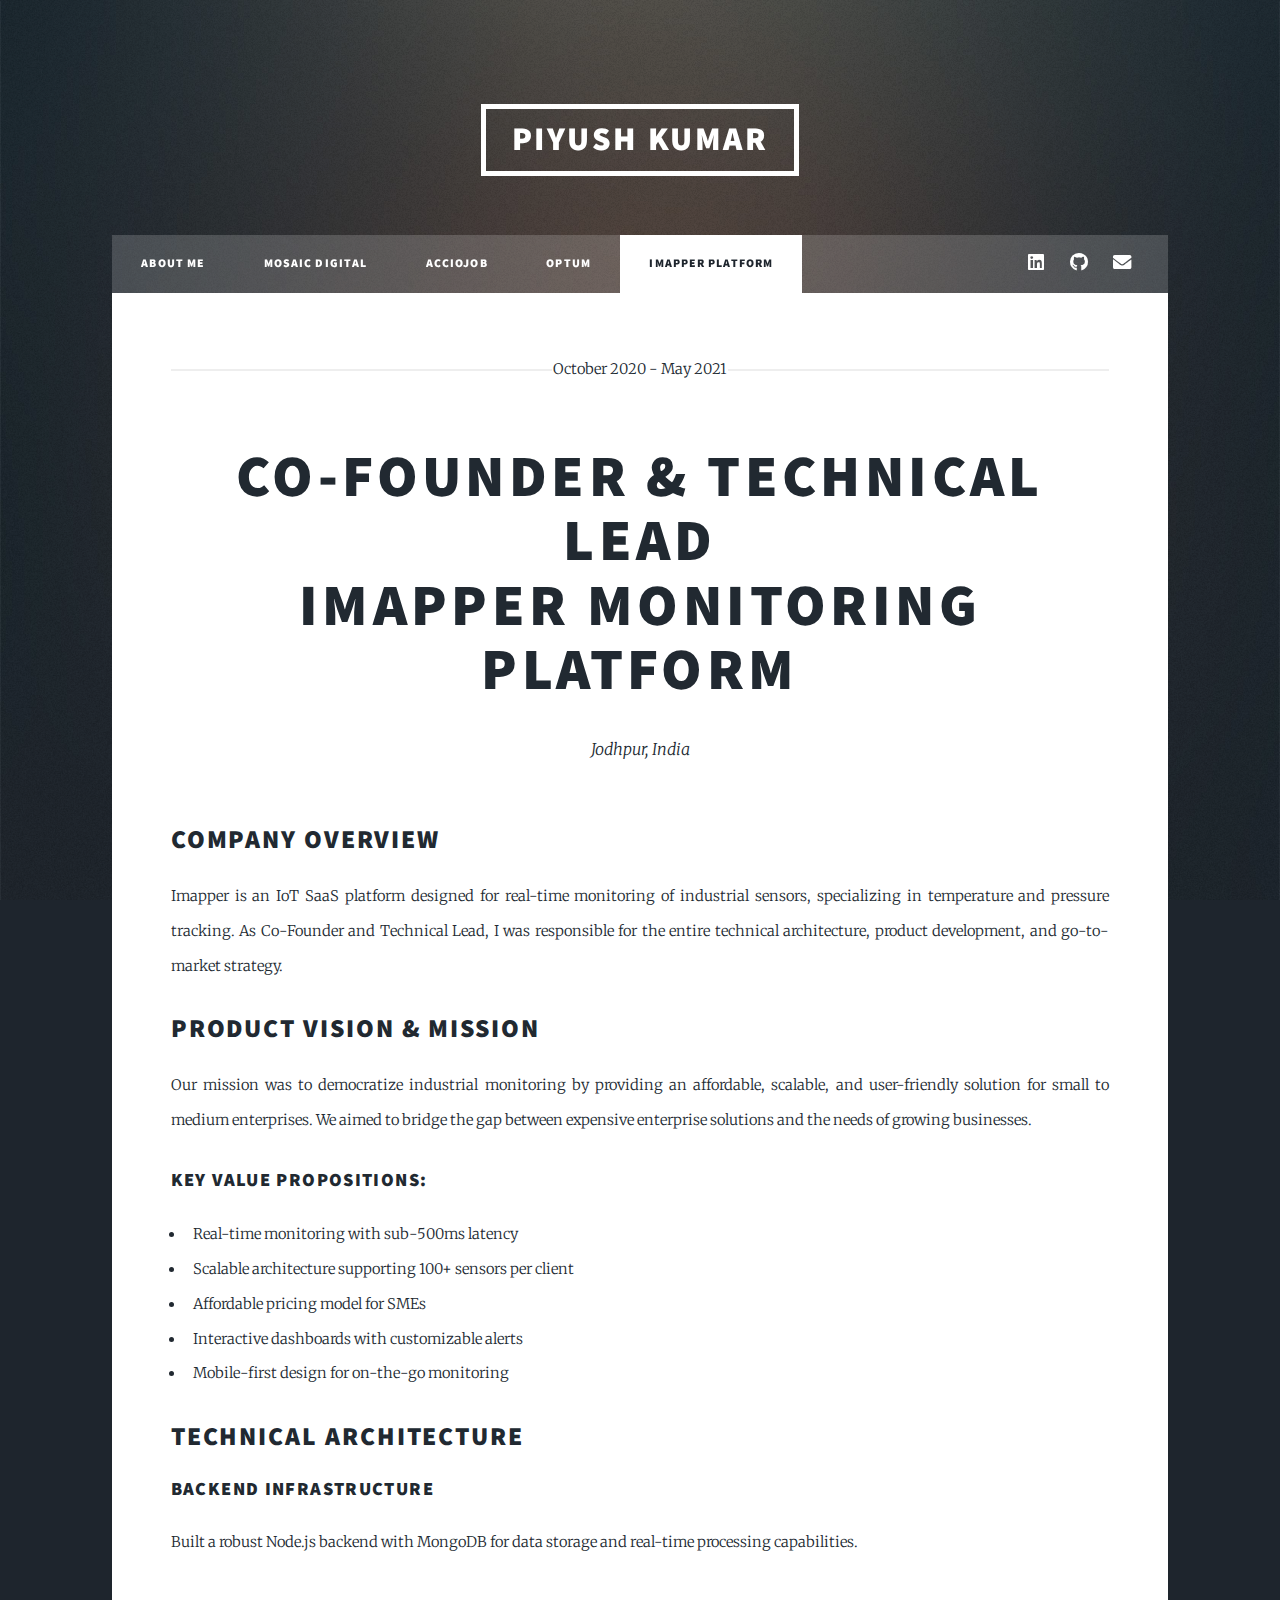
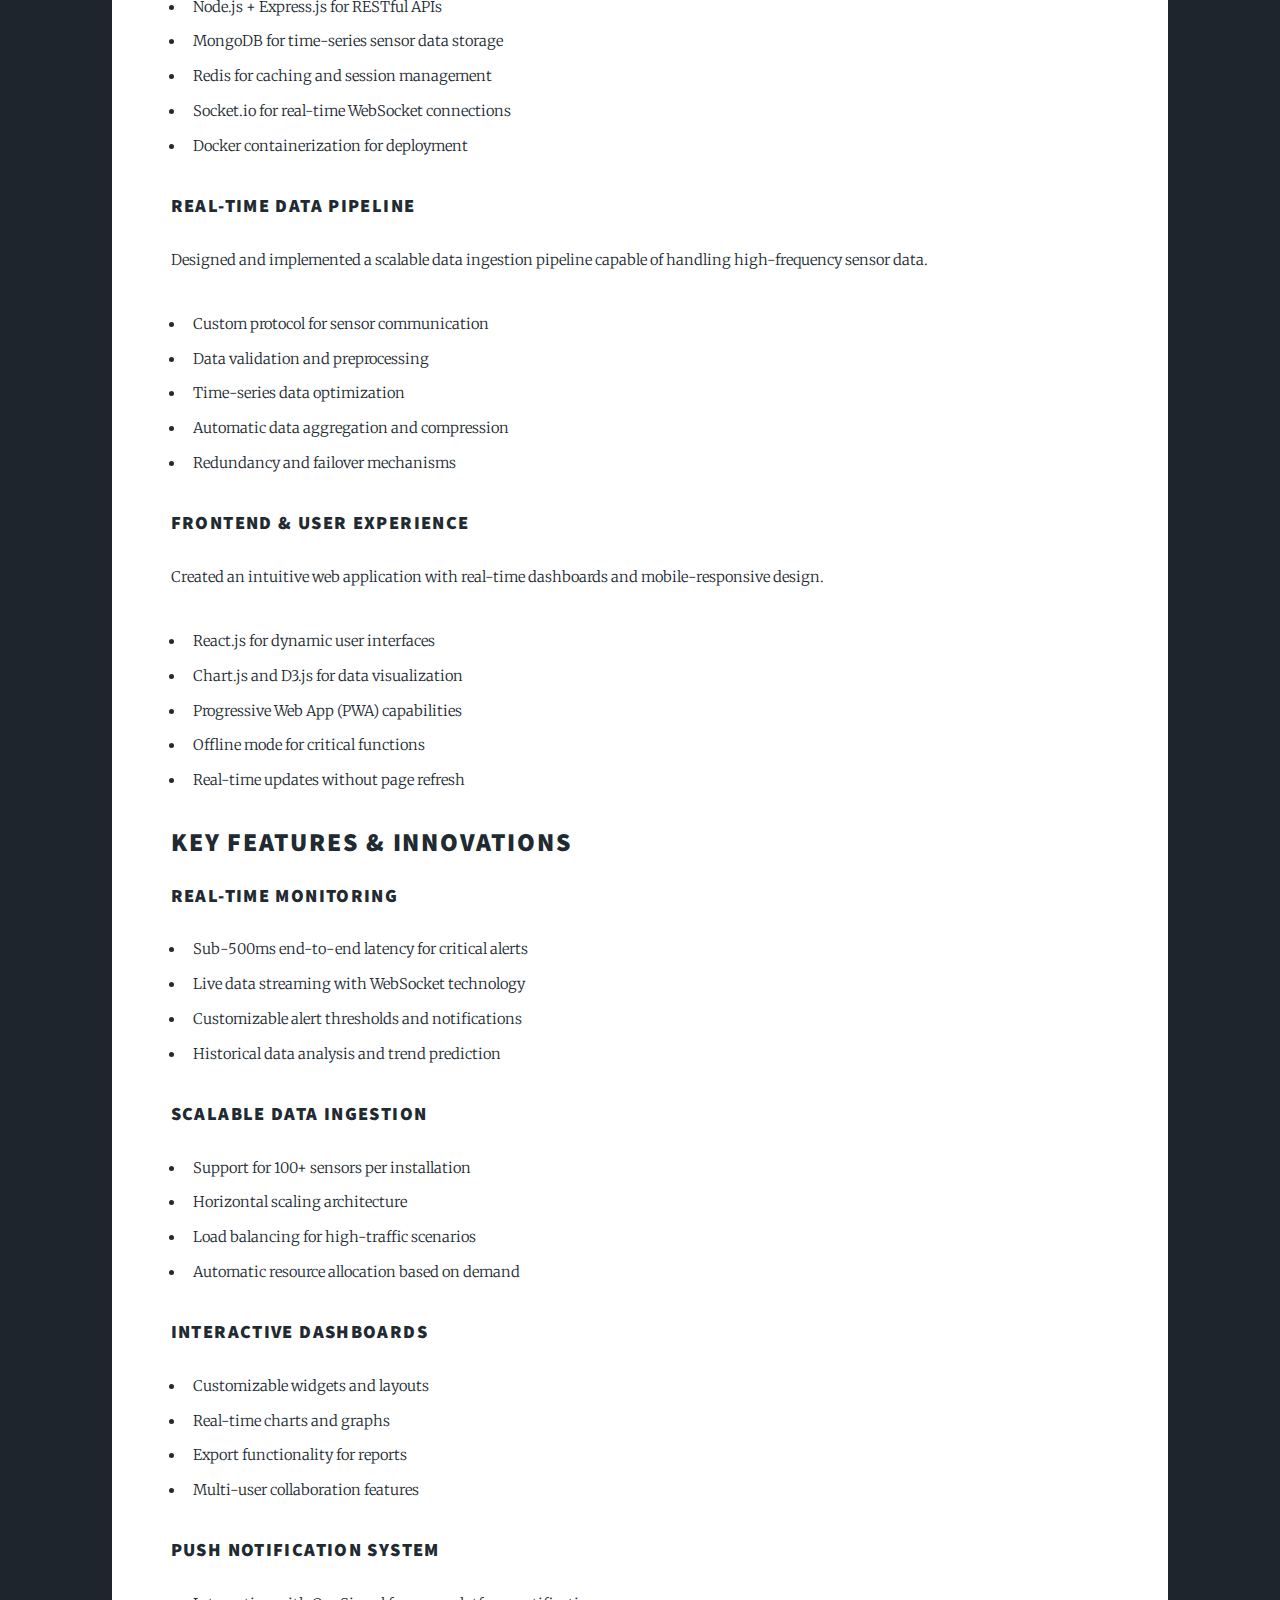
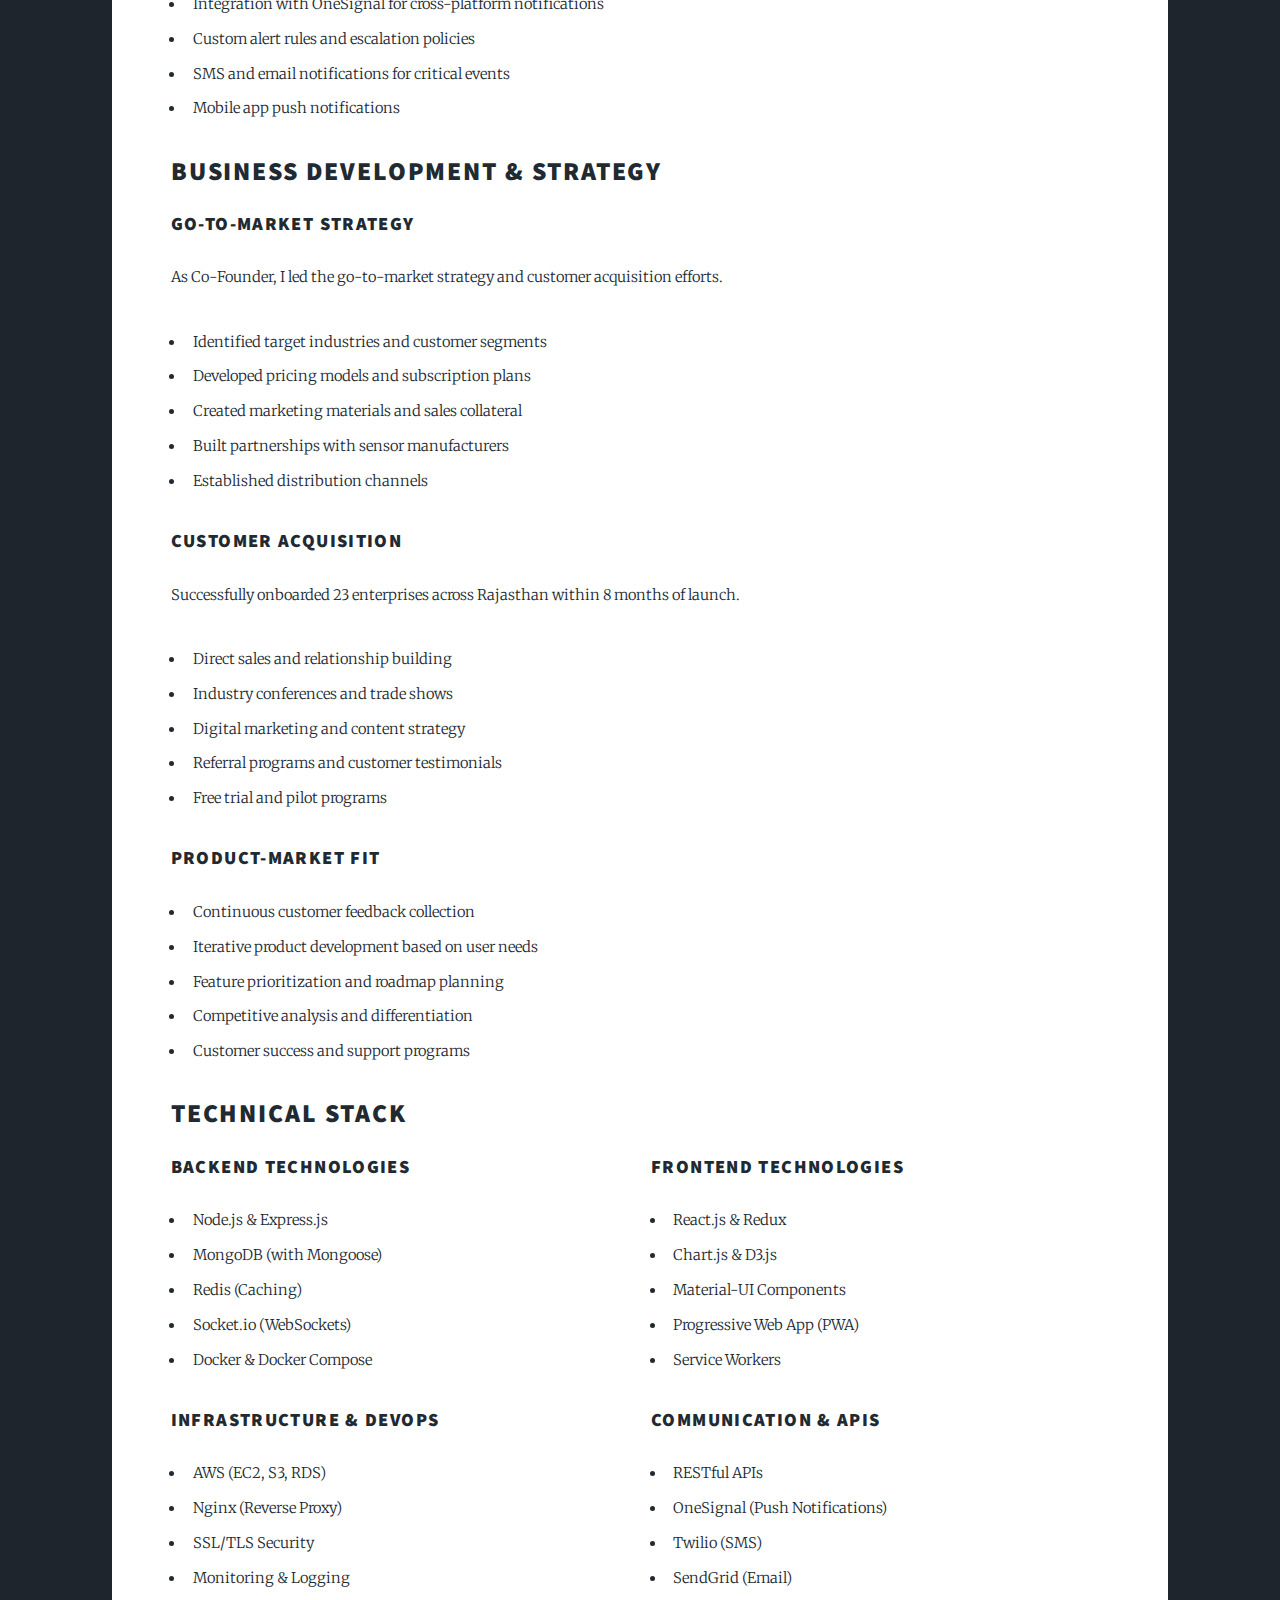
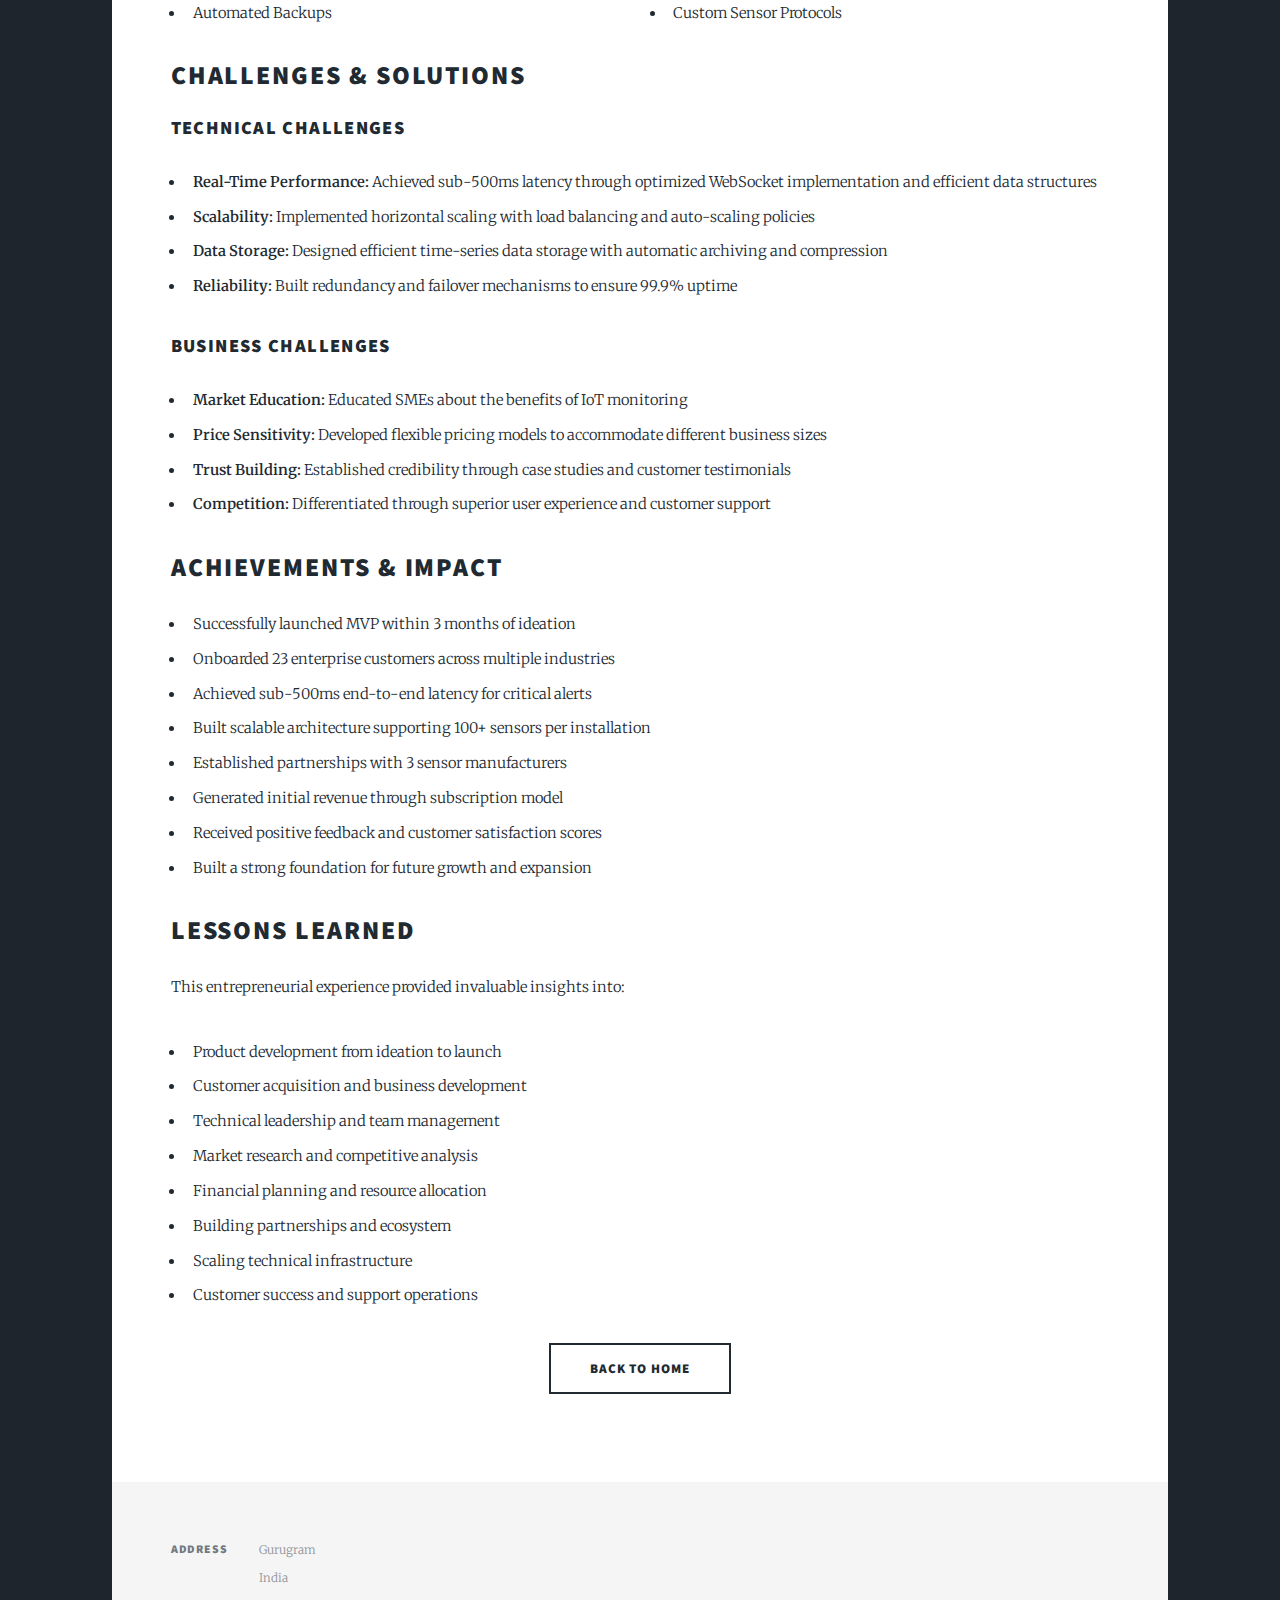
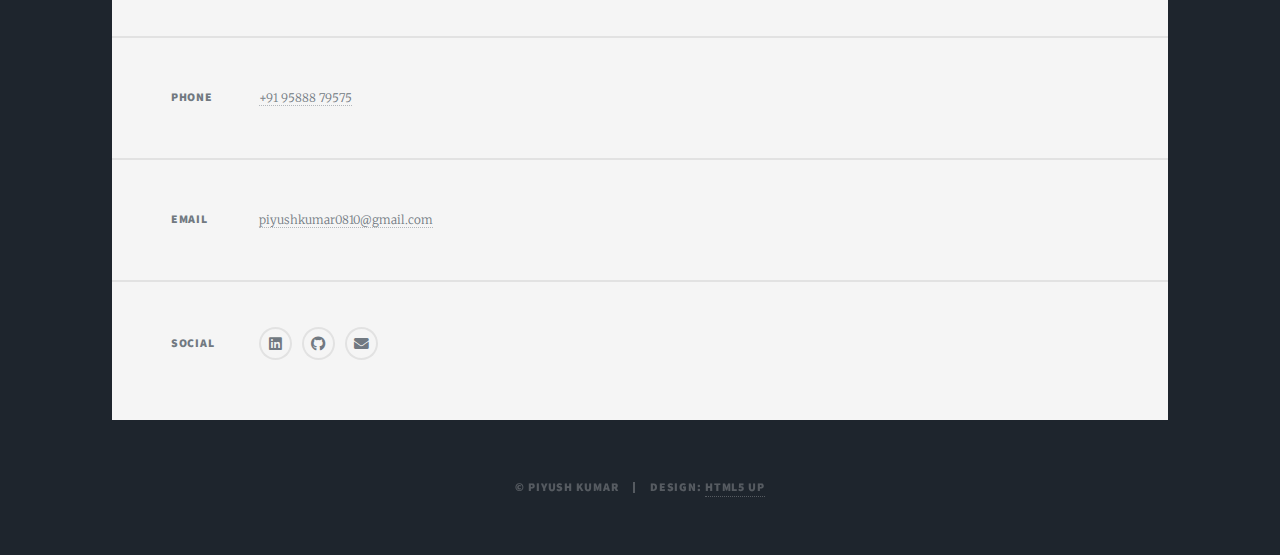
<file: imapper.html>
<!DOCTYPE HTML>
<!--
	Massively by HTML5 UP
	html5up.net | @ajlkn
	Free for personal and commercial use under the CCA 3.0 license (html5up.net/license)
-->
<html>
	<head>
		<title>Imapper Platform - Piyush Kumar</title>
		<meta charset="utf-8" />
		<meta name="viewport" content="width=device-width, initial-scale=1, user-scalable=no" />
		<link rel="stylesheet" href="assets/css/main.css" />
		<noscript><link rel="stylesheet" href="assets/css/noscript.css" /></noscript>
	</head>
	<body class="is-preload">

		<!-- Wrapper -->
			<div id="wrapper" class="fade-in">

				<!-- Header -->
					<header id="header">
						<a href="index.html" class="logo">Piyush Kumar</a>
					</header>

				<!-- Nav -->
					<nav id="nav">
						<ul class="links">
							<li><a href="index.html">About Me</a></li>
							<li><a href="mosaic-digital.html">Mosaic Digital</a></li>
							<li><a href="acciojob.html">AccioJob</a></li>
							<li><a href="optum.html">Optum</a></li>
							<li class="active"><a href="imapper.html">Imapper Platform</a></li>
						</ul>
						<ul class="icons">
							<li><a href="https://linkedin.com/in/piyush0810" class="icon brands fa-linkedin"><span class="label">LinkedIn</span></a></li>
							<li><a href="https://github.com/piyush0810" class="icon brands fa-github"><span class="label">GitHub</span></a></li>
							<li><a href="mailto:piyushkumar0810@gmail.com" class="icon solid fa-envelope"><span class="label">Email</span></a></li>
						</ul>
					</nav>

				<!-- Main -->
					<div id="main">
						<article class="post">
							<header class="major">
								<span class="date">October 2020 - May 2021</span>
								<h1>Co-Founder & Technical Lead<br />Imapper Monitoring Platform</h1>
								<p>Jodhpur, India</p>
							</header>

							<section>
								<h2>Company Overview</h2>
								<p>Imapper is an IoT SaaS platform designed for real-time monitoring of industrial sensors, specializing in temperature and pressure tracking. As Co-Founder and Technical Lead, I was responsible for the entire technical architecture, product development, and go-to-market strategy.</p>
							</section>

							<section>
								<h2>Product Vision & Mission</h2>
								<p>Our mission was to democratize industrial monitoring by providing an affordable, scalable, and user-friendly solution for small to medium enterprises. We aimed to bridge the gap between expensive enterprise solutions and the needs of growing businesses.</p>
								
								<h3>Key Value Propositions:</h3>
								<ul>
									<li>Real-time monitoring with sub-500ms latency</li>
									<li>Scalable architecture supporting 100+ sensors per client</li>
									<li>Affordable pricing model for SMEs</li>
									<li>Interactive dashboards with customizable alerts</li>
									<li>Mobile-first design for on-the-go monitoring</li>
								</ul>
							</section>

							<section>
								<h2>Technical Architecture</h2>
								
								<h3>Backend Infrastructure</h3>
								<p>Built a robust Node.js backend with MongoDB for data storage and real-time processing capabilities.</p>
								<ul>
									<li>Node.js + Express.js for RESTful APIs</li>
									<li>MongoDB for time-series sensor data storage</li>
									<li>Redis for caching and session management</li>
									<li>Socket.io for real-time WebSocket connections</li>
									<li>Docker containerization for deployment</li>
								</ul>

								<h3>Real-Time Data Pipeline</h3>
								<p>Designed and implemented a scalable data ingestion pipeline capable of handling high-frequency sensor data.</p>
								<ul>
									<li>Custom protocol for sensor communication</li>
									<li>Data validation and preprocessing</li>
									<li>Time-series data optimization</li>
									<li>Automatic data aggregation and compression</li>
									<li>Redundancy and failover mechanisms</li>
								</ul>

								<h3>Frontend & User Experience</h3>
								<p>Created an intuitive web application with real-time dashboards and mobile-responsive design.</p>
								<ul>
									<li>React.js for dynamic user interfaces</li>
									<li>Chart.js and D3.js for data visualization</li>
									<li>Progressive Web App (PWA) capabilities</li>
									<li>Offline mode for critical functions</li>
									<li>Real-time updates without page refresh</li>
								</ul>
							</section>

							<section>
								<h2>Key Features & Innovations</h2>
								
								<h3>Real-Time Monitoring</h3>
								<ul>
									<li>Sub-500ms end-to-end latency for critical alerts</li>
									<li>Live data streaming with WebSocket technology</li>
									<li>Customizable alert thresholds and notifications</li>
									<li>Historical data analysis and trend prediction</li>
								</ul>

								<h3>Scalable Data Ingestion</h3>
								<ul>
									<li>Support for 100+ sensors per installation</li>
									<li>Horizontal scaling architecture</li>
									<li>Load balancing for high-traffic scenarios</li>
									<li>Automatic resource allocation based on demand</li>
								</ul>

								<h3>Interactive Dashboards</h3>
								<ul>
									<li>Customizable widgets and layouts</li>
									<li>Real-time charts and graphs</li>
									<li>Export functionality for reports</li>
									<li>Multi-user collaboration features</li>
								</ul>

								<h3>Push Notification System</h3>
								<ul>
									<li>Integration with OneSignal for cross-platform notifications</li>
									<li>Custom alert rules and escalation policies</li>
									<li>SMS and email notifications for critical events</li>
									<li>Mobile app push notifications</li>
								</ul>
							</section>

							<section>
								<h2>Business Development & Strategy</h2>
								
								<h3>Go-to-Market Strategy</h3>
								<p>As Co-Founder, I led the go-to-market strategy and customer acquisition efforts.</p>
								<ul>
									<li>Identified target industries and customer segments</li>
									<li>Developed pricing models and subscription plans</li>
									<li>Created marketing materials and sales collateral</li>
									<li>Built partnerships with sensor manufacturers</li>
									<li>Established distribution channels</li>
								</ul>

								<h3>Customer Acquisition</h3>
								<p>Successfully onboarded 23 enterprises across Rajasthan within 8 months of launch.</p>
								<ul>
									<li>Direct sales and relationship building</li>
									<li>Industry conferences and trade shows</li>
									<li>Digital marketing and content strategy</li>
									<li>Referral programs and customer testimonials</li>
									<li>Free trial and pilot programs</li>
								</ul>

								<h3>Product-Market Fit</h3>
								<ul>
									<li>Continuous customer feedback collection</li>
									<li>Iterative product development based on user needs</li>
									<li>Feature prioritization and roadmap planning</li>
									<li>Competitive analysis and differentiation</li>
									<li>Customer success and support programs</li>
								</ul>
							</section>

							<section>
								<h2>Technical Stack</h2>
								<div class="row">
									<div class="col-6 col-12-small">
										<h3>Backend Technologies</h3>
										<ul>
											<li>Node.js & Express.js</li>
											<li>MongoDB (with Mongoose)</li>
											<li>Redis (Caching)</li>
											<li>Socket.io (WebSockets)</li>
											<li>Docker & Docker Compose</li>
										</ul>
									</div>
									<div class="col-6 col-12-small">
										<h3>Frontend Technologies</h3>
										<ul>
											<li>React.js & Redux</li>
											<li>Chart.js & D3.js</li>
											<li>Material-UI Components</li>
											<li>Progressive Web App (PWA)</li>
											<li>Service Workers</li>
										</ul>
									</div>
								</div>
								<div class="row">
									<div class="col-6 col-12-small">
										<h3>Infrastructure & DevOps</h3>
										<ul>
											<li>AWS (EC2, S3, RDS)</li>
											<li>Nginx (Reverse Proxy)</li>
											<li>SSL/TLS Security</li>
											<li>Monitoring & Logging</li>
											<li>Automated Backups</li>
										</ul>
									</div>
									<div class="col-6 col-12-small">
										<h3>Communication & APIs</h3>
										<ul>
											<li>RESTful APIs</li>
											<li>OneSignal (Push Notifications)</li>
											<li>Twilio (SMS)</li>
											<li>SendGrid (Email)</li>
											<li>Custom Sensor Protocols</li>
										</ul>
									</div>
								</div>
							</section>

							<section>
								<h2>Challenges & Solutions</h2>
								
								<h3>Technical Challenges</h3>
								<ul>
									<li><strong>Real-Time Performance:</strong> Achieved sub-500ms latency through optimized WebSocket implementation and efficient data structures</li>
									<li><strong>Scalability:</strong> Implemented horizontal scaling with load balancing and auto-scaling policies</li>
									<li><strong>Data Storage:</strong> Designed efficient time-series data storage with automatic archiving and compression</li>
									<li><strong>Reliability:</strong> Built redundancy and failover mechanisms to ensure 99.9% uptime</li>
								</ul>

								<h3>Business Challenges</h3>
								<ul>
									<li><strong>Market Education:</strong> Educated SMEs about the benefits of IoT monitoring</li>
									<li><strong>Price Sensitivity:</strong> Developed flexible pricing models to accommodate different business sizes</li>
									<li><strong>Trust Building:</strong> Established credibility through case studies and customer testimonials</li>
									<li><strong>Competition:</strong> Differentiated through superior user experience and customer support</li>
								</ul>
							</section>

							<section>
								<h2>Achievements & Impact</h2>
								<ul>
									<li>Successfully launched MVP within 3 months of ideation</li>
									<li>Onboarded 23 enterprise customers across multiple industries</li>
									<li>Achieved sub-500ms end-to-end latency for critical alerts</li>
									<li>Built scalable architecture supporting 100+ sensors per installation</li>
									<li>Established partnerships with 3 sensor manufacturers</li>
									<li>Generated initial revenue through subscription model</li>
									<li>Received positive feedback and customer satisfaction scores</li>
									<li>Built a strong foundation for future growth and expansion</li>
								</ul>
							</section>

							<section>
								<h2>Lessons Learned</h2>
								<p>This entrepreneurial experience provided invaluable insights into:</p>
								<ul>
									<li>Product development from ideation to launch</li>
									<li>Customer acquisition and business development</li>
									<li>Technical leadership and team management</li>
									<li>Market research and competitive analysis</li>
									<li>Financial planning and resource allocation</li>
									<li>Building partnerships and ecosystem</li>
									<li>Scaling technical infrastructure</li>
									<li>Customer success and support operations</li>
								</ul>
							</section>

							<ul class="actions special">
								<li><a href="index.html" class="button large">Back to Home</a></li>
							</ul>
						</article>
					</div>

				<!-- Footer -->
					<footer id="footer">
						<section class="split contact">
							<section class="alt">
								<h3>Address</h3>
								<p>Gurugram<br />India</p>
							</section>
							<section>
								<h3>Phone</h3>
								<p><a href="tel:+919588879575">+91 95888 79575</a></p>
							</section>
							<section>
								<h3>Email</h3>
								<p><a href="mailto:piyushkumar0810@gmail.com">piyushkumar0810@gmail.com</a></p>
							</section>
							<section>
								<h3>Social</h3>
								<ul class="icons alt">
									<li><a href="https://linkedin.com/in/piyush0810" class="icon brands alt fa-linkedin"><span class="label">LinkedIn</span></a></li>
									<li><a href="https://github.com/piyush0810" class="icon brands alt fa-github"><span class="label">GitHub</span></a></li>
									<li><a href="mailto:piyushkumar0810@gmail.com" class="icon solid alt fa-envelope"><span class="label">Email</span></a></li>
								</ul>
							</section>
						</section>
					</footer>

				<!-- Copyright -->
					<div id="copyright">
						<ul><li>&copy; Piyush Kumar</li><li>Design: <a href="https://html5up.net">HTML5 UP</a></li></ul>
					</div>

			</div>

		<!-- Scripts -->
			<script src="assets/js/jquery.min.js"></script>
			<script src="assets/js/jquery.scrollex.min.js"></script>
			<script src="assets/js/jquery.scrolly.min.js"></script>
			<script src="assets/js/browser.min.js"></script>
			<script src="assets/js/breakpoints.min.js"></script>
			<script src="assets/js/util.js"></script>
			<script src="assets/js/main.js"></script>

	</body>
</html>
</file>
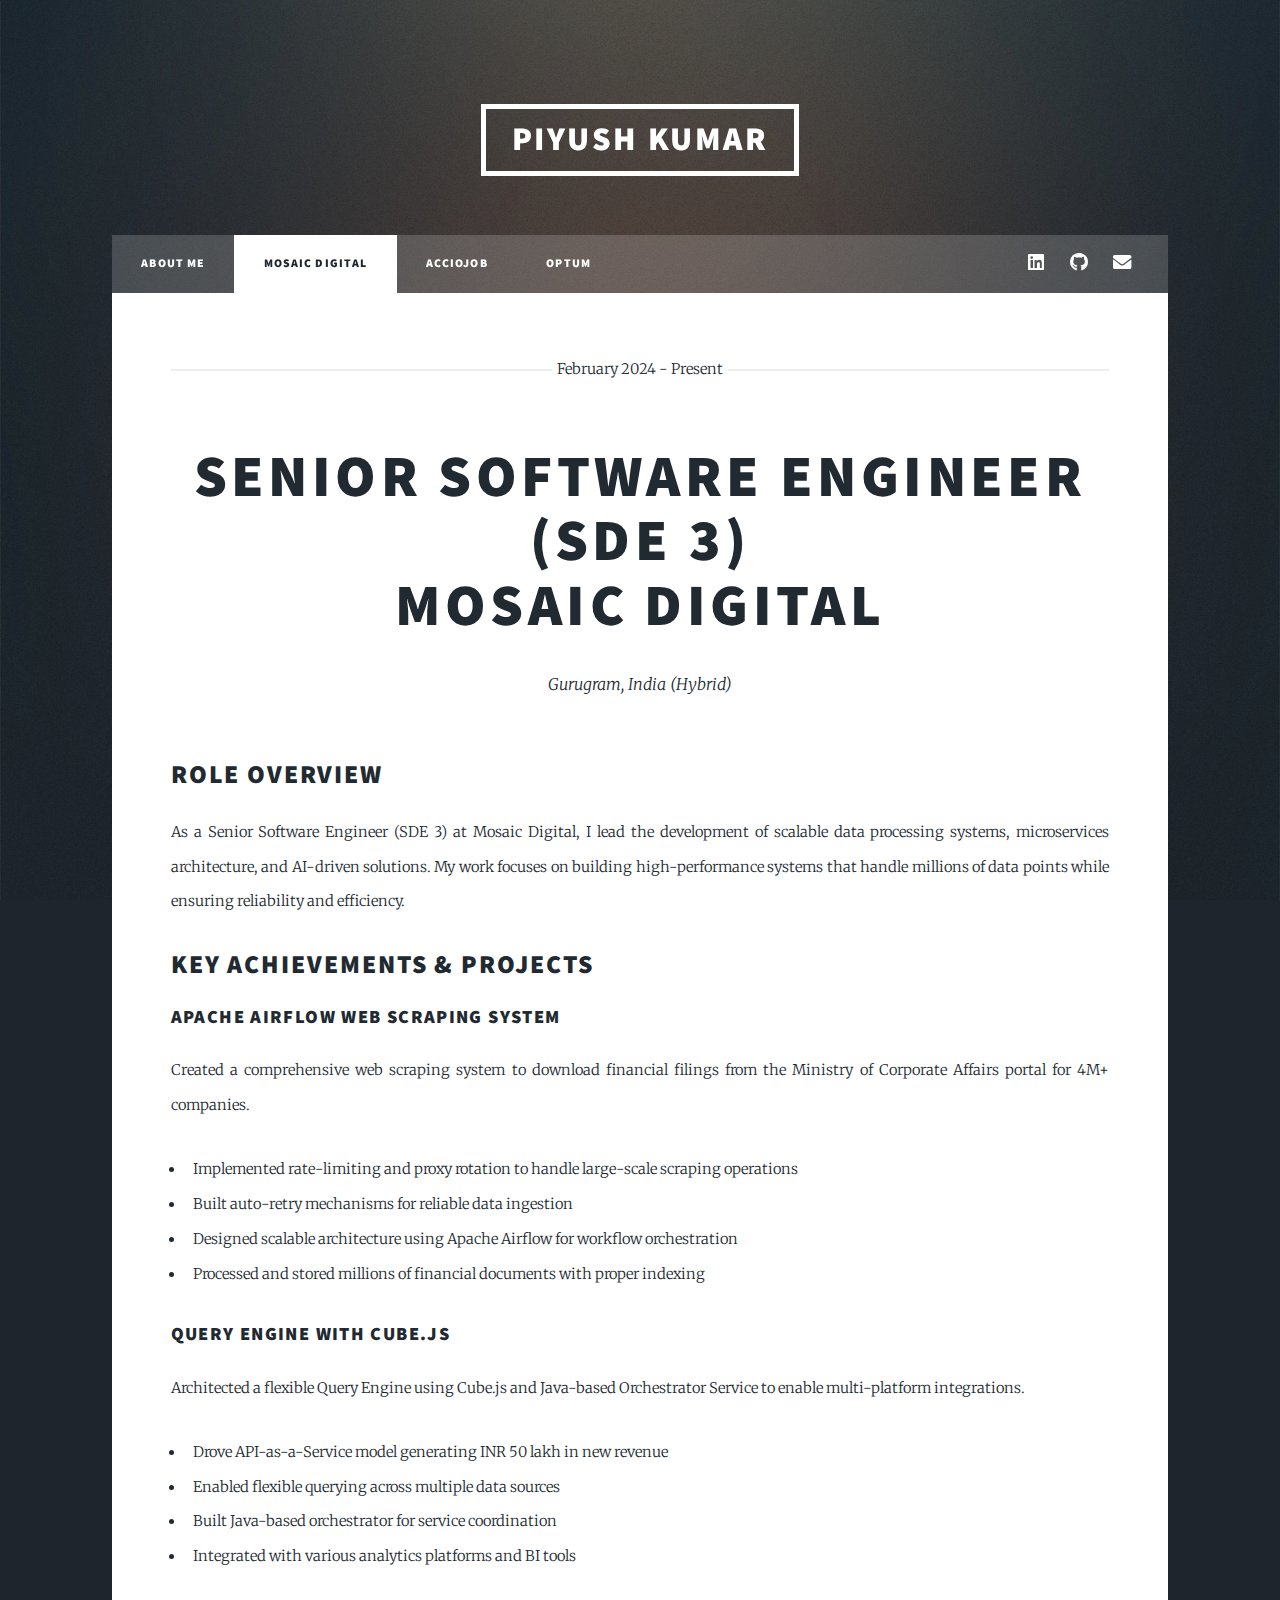
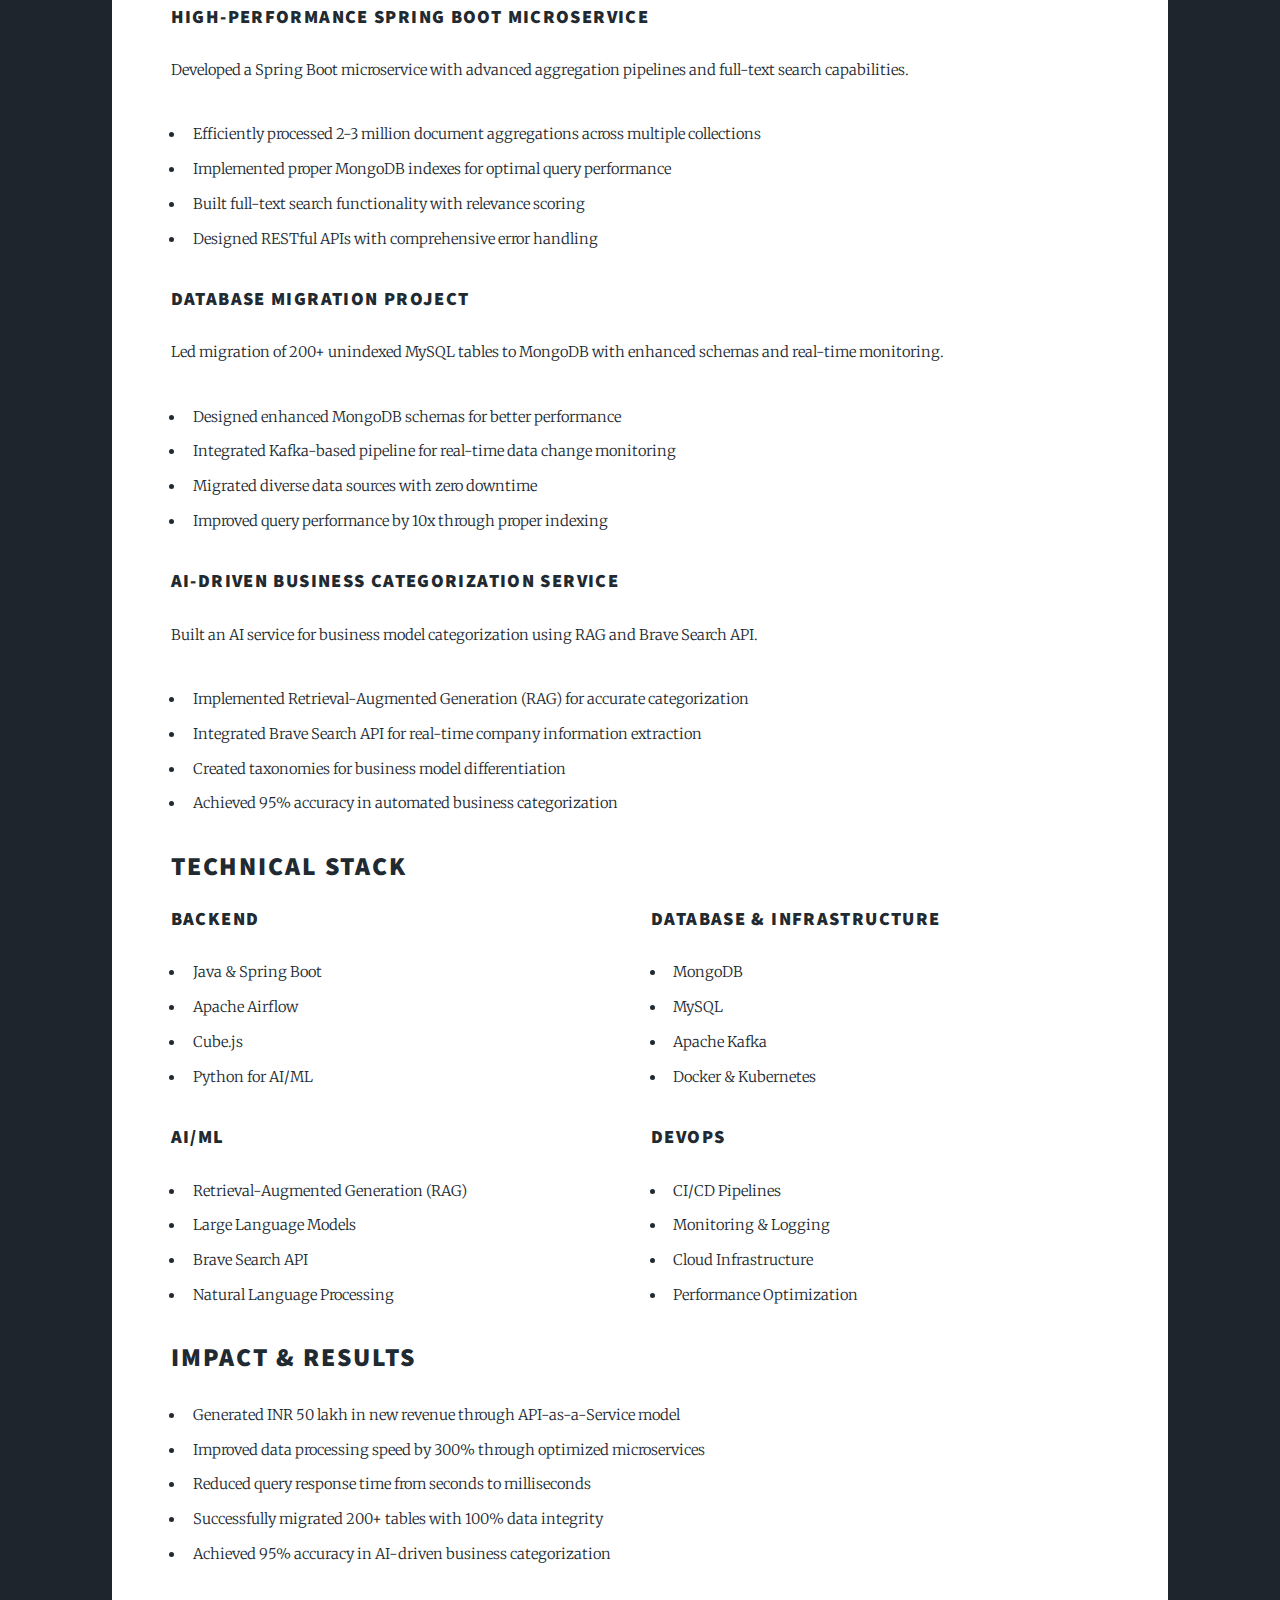
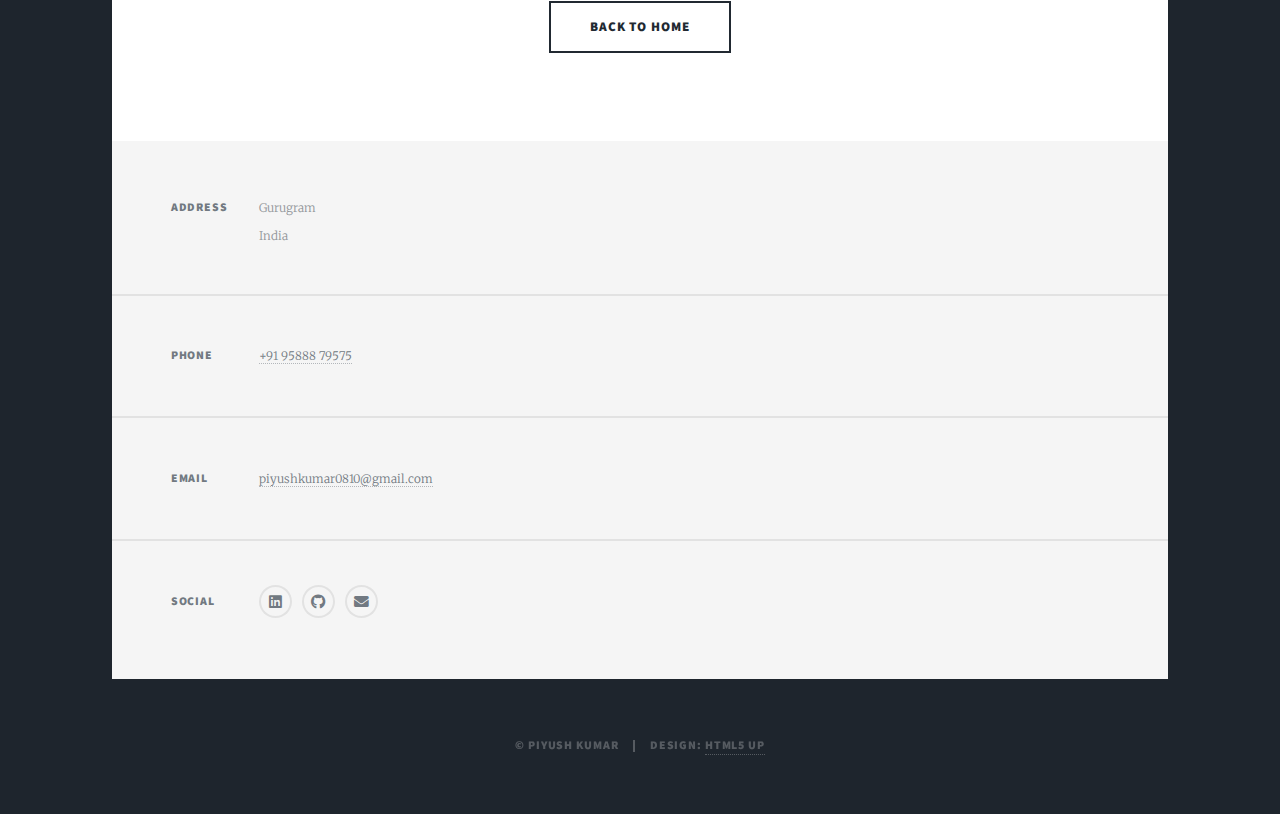
<file: mosaic-digital.html>
<!DOCTYPE HTML>
<!--
	Massively by HTML5 UP
	html5up.net | @ajlkn
	Free for personal and commercial use under the CCA 3.0 license (html5up.net/license)
-->
<html>
	<head>
		<title>Mosaic Digital Experience - Piyush Kumar</title>
		<meta charset="utf-8" />
		<meta name="viewport" content="width=device-width, initial-scale=1, user-scalable=no" />
		<link rel="stylesheet" href="assets/css/main.css" />
		<noscript><link rel="stylesheet" href="assets/css/noscript.css" /></noscript>
	</head>
	<body class="is-preload">

		<!-- Wrapper -->
			<div id="wrapper" class="fade-in">

				<!-- Header -->
					<header id="header">
						<a href="index.html" class="logo">Piyush Kumar</a>
					</header>

				<!-- Nav -->
					<nav id="nav">
						<ul class="links">
							<li><a href="index.html">About Me</a></li>
							<li class="active"><a href="mosaic-digital.html">Mosaic Digital</a></li>
							<li><a href="acciojob.html">AccioJob</a></li>
							<li><a href="optum.html">Optum</a></li>
						</ul>
						<ul class="icons">
							<li><a href="https://linkedin.com/in/piyush0810" class="icon brands fa-linkedin"><span class="label">LinkedIn</span></a></li>
							<li><a href="https://github.com/piyush0810" class="icon brands fa-github"><span class="label">GitHub</span></a></li>
							<li><a href="mailto:piyushkumar0810@gmail.com" class="icon solid fa-envelope"><span class="label">Email</span></a></li>
						</ul>
					</nav>

				<!-- Main -->
					<div id="main">
						<article class="post">
							<header class="major">
								<span class="date">February 2024 - Present</span>
								<h1>Senior Software Engineer (SDE 3)<br />Mosaic Digital</h1>
								<p>Gurugram, India (Hybrid)</p>
							</header>

							<section>
								<h2>Role Overview</h2>
								<p>As a Senior Software Engineer (SDE 3) at Mosaic Digital, I lead the development of scalable data processing systems, microservices architecture, and AI-driven solutions. My work focuses on building high-performance systems that handle millions of data points while ensuring reliability and efficiency.</p>
							</section>

							<section>
								<h2>Key Achievements & Projects</h2>
								
								<h3>Apache Airflow Web Scraping System</h3>
								<p>Created a comprehensive web scraping system to download financial filings from the Ministry of Corporate Affairs portal for 4M+ companies.</p>
								<ul>
									<li>Implemented rate-limiting and proxy rotation to handle large-scale scraping operations</li>
									<li>Built auto-retry mechanisms for reliable data ingestion</li>
									<li>Designed scalable architecture using Apache Airflow for workflow orchestration</li>
									<li>Processed and stored millions of financial documents with proper indexing</li>
								</ul>

								<h3>Query Engine with Cube.js</h3>
								<p>Architected a flexible Query Engine using Cube.js and Java-based Orchestrator Service to enable multi-platform integrations.</p>
								<ul>
									<li>Drove API-as-a-Service model generating INR 50 lakh in new revenue</li>
									<li>Enabled flexible querying across multiple data sources</li>
									<li>Built Java-based orchestrator for service coordination</li>
									<li>Integrated with various analytics platforms and BI tools</li>
								</ul>

								<h3>High-Performance Spring Boot Microservice</h3>
								<p>Developed a Spring Boot microservice with advanced aggregation pipelines and full-text search capabilities.</p>
								<ul>
									<li>Efficiently processed 2-3 million document aggregations across multiple collections</li>
									<li>Implemented proper MongoDB indexes for optimal query performance</li>
									<li>Built full-text search functionality with relevance scoring</li>
									<li>Designed RESTful APIs with comprehensive error handling</li>
								</ul>

								<h3>Database Migration Project</h3>
								<p>Led migration of 200+ unindexed MySQL tables to MongoDB with enhanced schemas and real-time monitoring.</p>
								<ul>
									<li>Designed enhanced MongoDB schemas for better performance</li>
									<li>Integrated Kafka-based pipeline for real-time data change monitoring</li>
									<li>Migrated diverse data sources with zero downtime</li>
									<li>Improved query performance by 10x through proper indexing</li>
								</ul>

								<h3>AI-Driven Business Categorization Service</h3>
								<p>Built an AI service for business model categorization using RAG and Brave Search API.</p>
								<ul>
									<li>Implemented Retrieval-Augmented Generation (RAG) for accurate categorization</li>
									<li>Integrated Brave Search API for real-time company information extraction</li>
									<li>Created taxonomies for business model differentiation</li>
									<li>Achieved 95% accuracy in automated business categorization</li>
								</ul>
							</section>

							<section>
								<h2>Technical Stack</h2>
								<div class="row">
									<div class="col-6 col-12-small">
										<h3>Backend</h3>
										<ul>
											<li>Java & Spring Boot</li>
											<li>Apache Airflow</li>
											<li>Cube.js</li>
											<li>Python for AI/ML</li>
										</ul>
									</div>
									<div class="col-6 col-12-small">
										<h3>Database & Infrastructure</h3>
										<ul>
											<li>MongoDB</li>
											<li>MySQL</li>
											<li>Apache Kafka</li>
											<li>Docker & Kubernetes</li>
										</ul>
									</div>
								</div>
								<div class="row">
									<div class="col-6 col-12-small">
										<h3>AI/ML</h3>
										<ul>
											<li>Retrieval-Augmented Generation (RAG)</li>
											<li>Large Language Models</li>
											<li>Brave Search API</li>
											<li>Natural Language Processing</li>
										</ul>
									</div>
									<div class="col-6 col-12-small">
										<h3>DevOps</h3>
										<ul>
											<li>CI/CD Pipelines</li>
											<li>Monitoring & Logging</li>
											<li>Cloud Infrastructure</li>
											<li>Performance Optimization</li>
										</ul>
									</div>
								</div>
							</section>

							<section>
								<h2>Impact & Results</h2>
								<ul>
									<li>Generated INR 50 lakh in new revenue through API-as-a-Service model</li>
									<li>Improved data processing speed by 300% through optimized microservices</li>
									<li>Reduced query response time from seconds to milliseconds</li>
									<li>Successfully migrated 200+ tables with 100% data integrity</li>
									<li>Achieved 95% accuracy in AI-driven business categorization</li>
								</ul>
							</section>

							<ul class="actions special">
								<li><a href="index.html" class="button large">Back to Home</a></li>
							</ul>
						</article>
					</div>

				<!-- Footer -->
					<footer id="footer">
						<section class="split contact">
							<section class="alt">
								<h3>Address</h3>
								<p>Gurugram<br />India</p>
							</section>
							<section>
								<h3>Phone</h3>
								<p><a href="tel:+919588879575">+91 95888 79575</a></p>
							</section>
							<section>
								<h3>Email</h3>
								<p><a href="mailto:piyushkumar0810@gmail.com">piyushkumar0810@gmail.com</a></p>
							</section>
							<section>
								<h3>Social</h3>
								<ul class="icons alt">
									<li><a href="https://linkedin.com/in/piyush0810" class="icon brands alt fa-linkedin"><span class="label">LinkedIn</span></a></li>
									<li><a href="https://github.com/piyush0810" class="icon brands alt fa-github"><span class="label">GitHub</span></a></li>
									<li><a href="mailto:piyushkumar0810@gmail.com" class="icon solid alt fa-envelope"><span class="label">Email</span></a></li>
								</ul>
							</section>
						</section>
					</footer>

				<!-- Copyright -->
					<div id="copyright">
						<ul><li>&copy; Piyush Kumar</li><li>Design: <a href="https://html5up.net">HTML5 UP</a></li></ul>
					</div>

			</div>

		<!-- Scripts -->
			<script src="assets/js/jquery.min.js"></script>
			<script src="assets/js/jquery.scrollex.min.js"></script>
			<script src="assets/js/jquery.scrolly.min.js"></script>
			<script src="assets/js/browser.min.js"></script>
			<script src="assets/js/breakpoints.min.js"></script>
			<script src="assets/js/util.js"></script>
			<script src="assets/js/main.js"></script>

	</body>
</html>
</file>
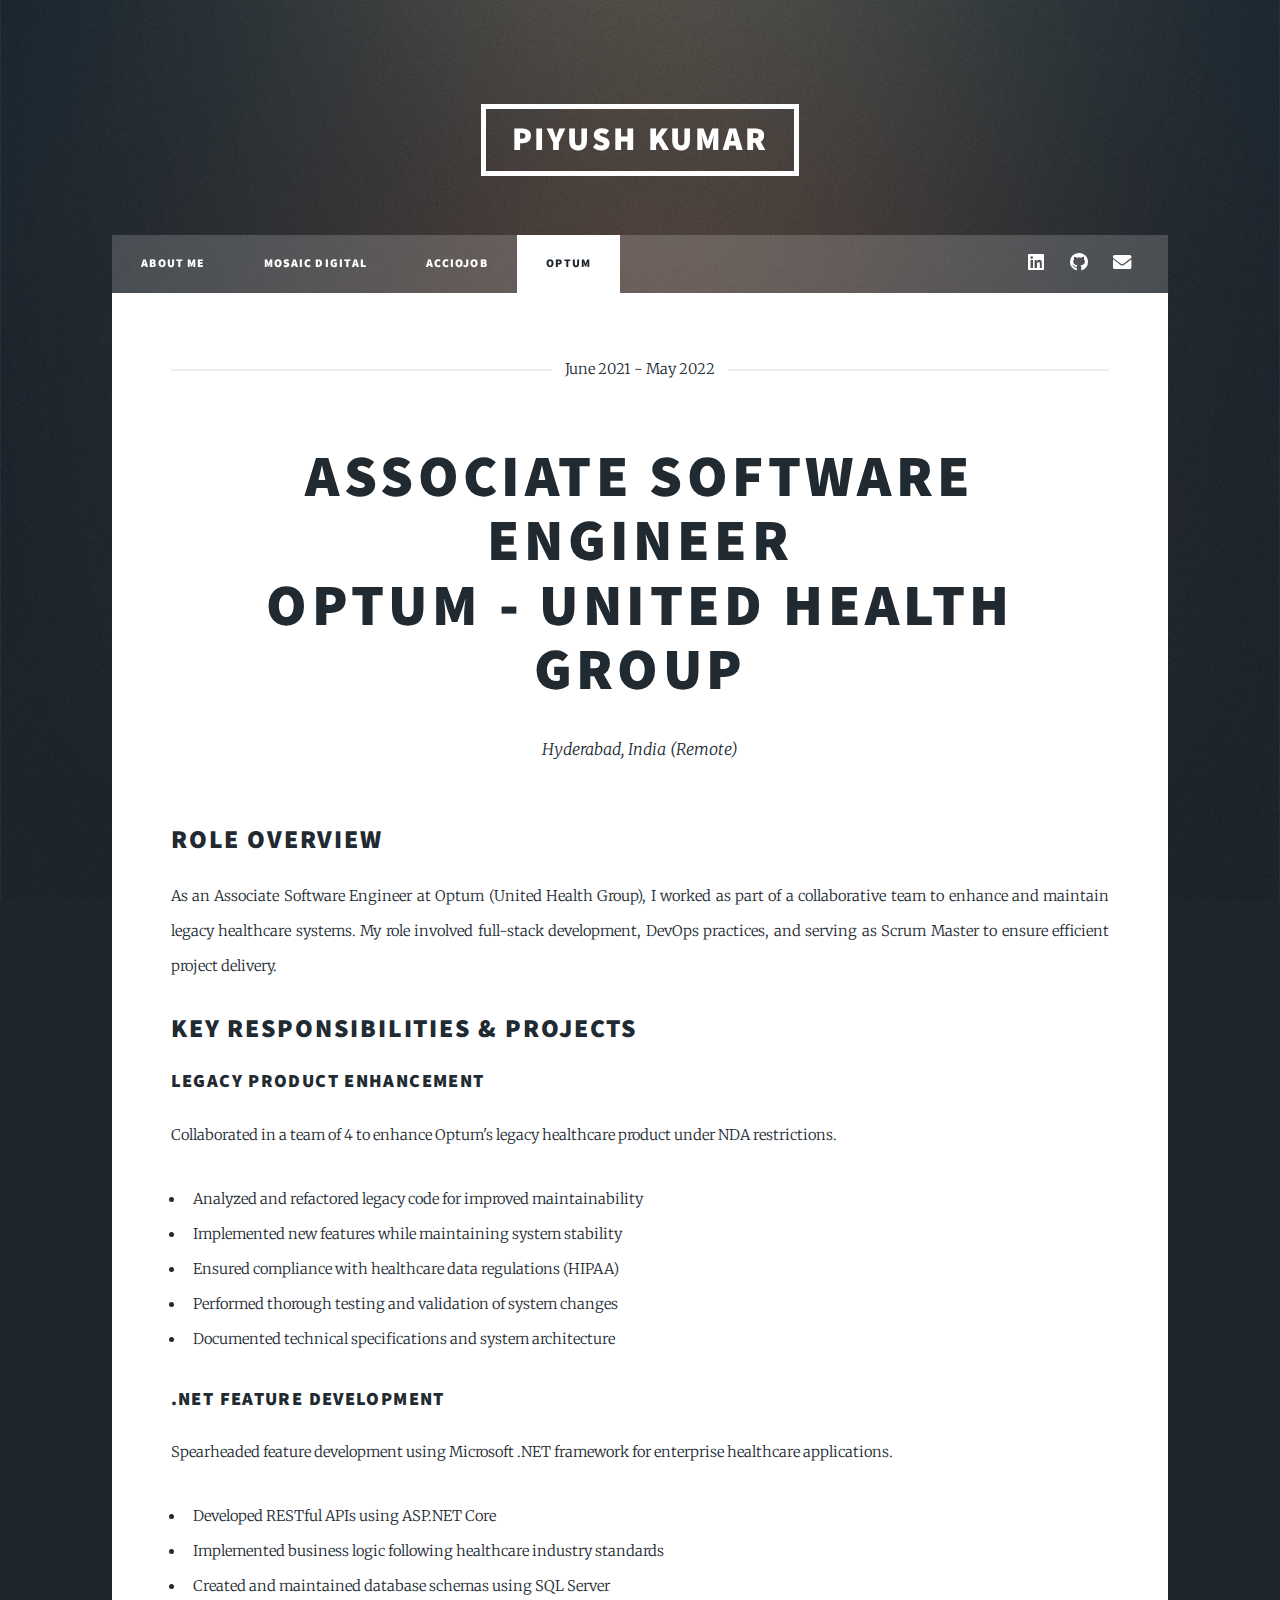
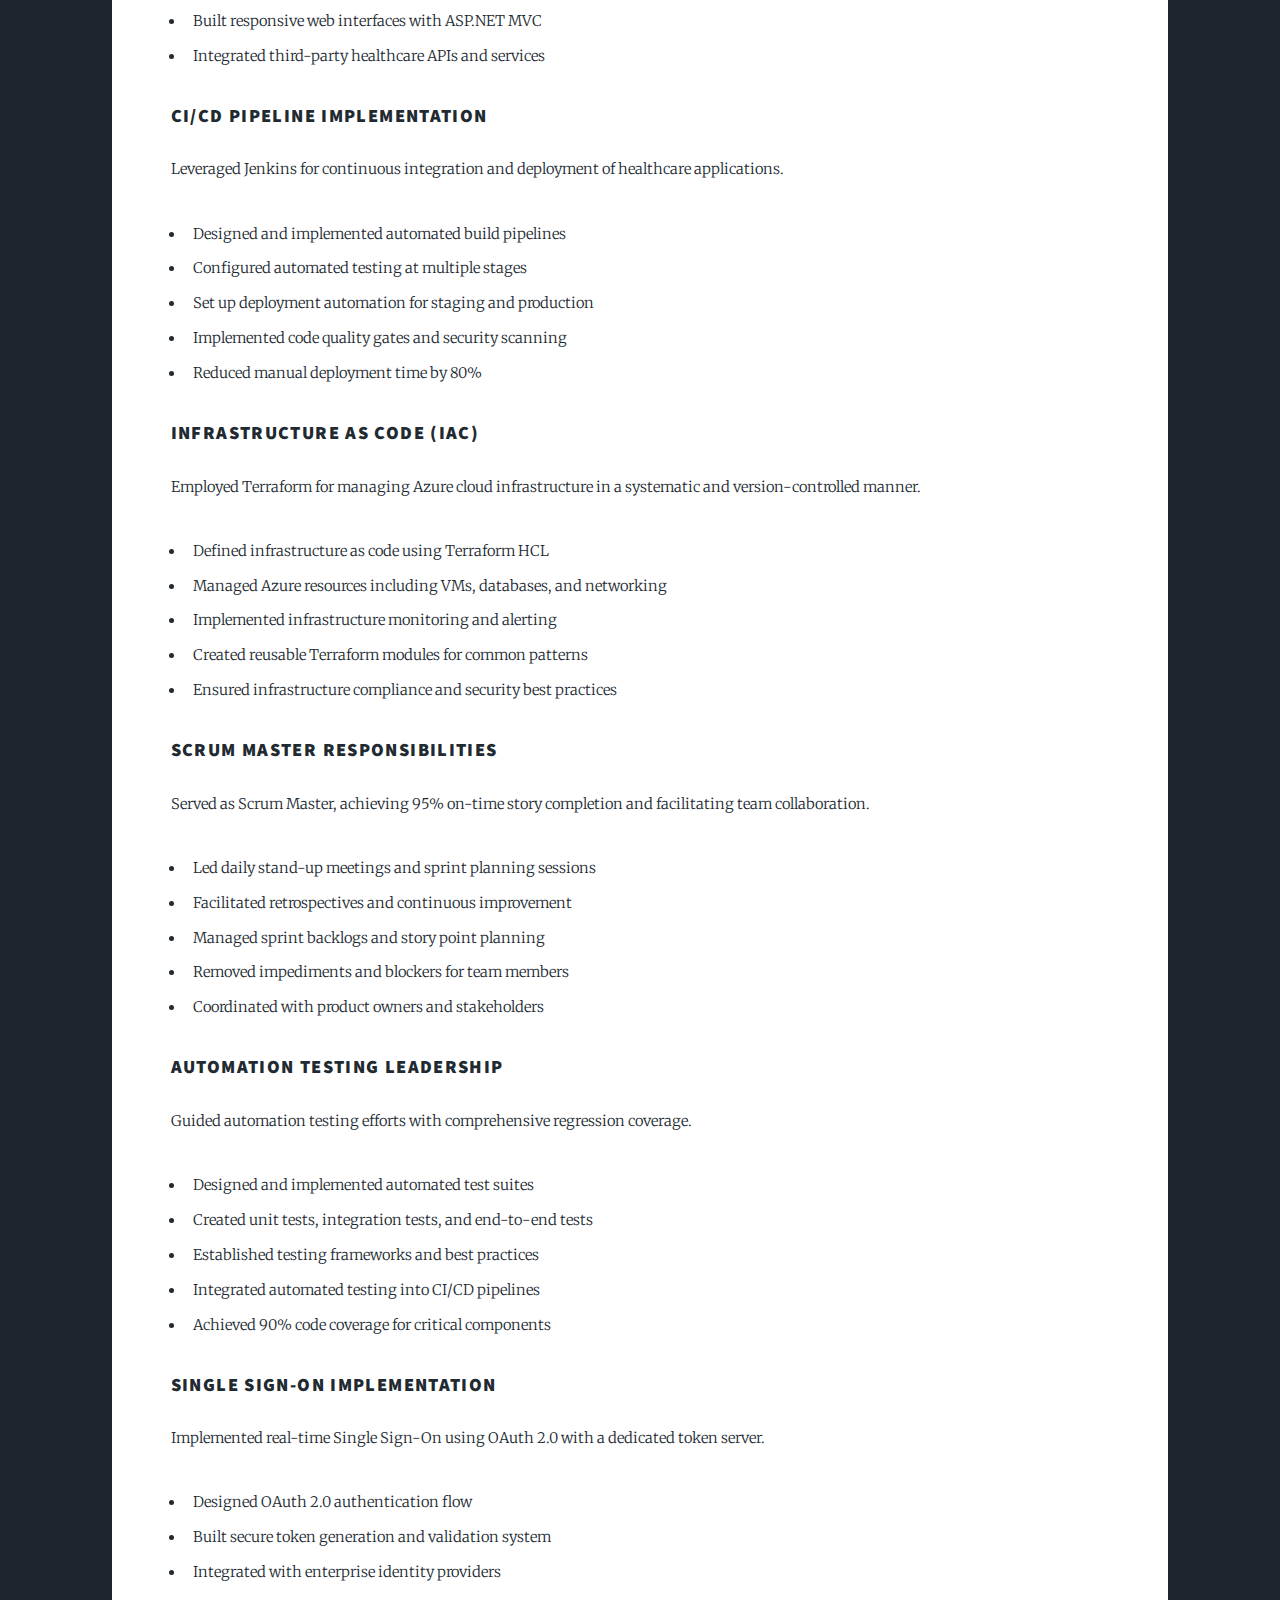
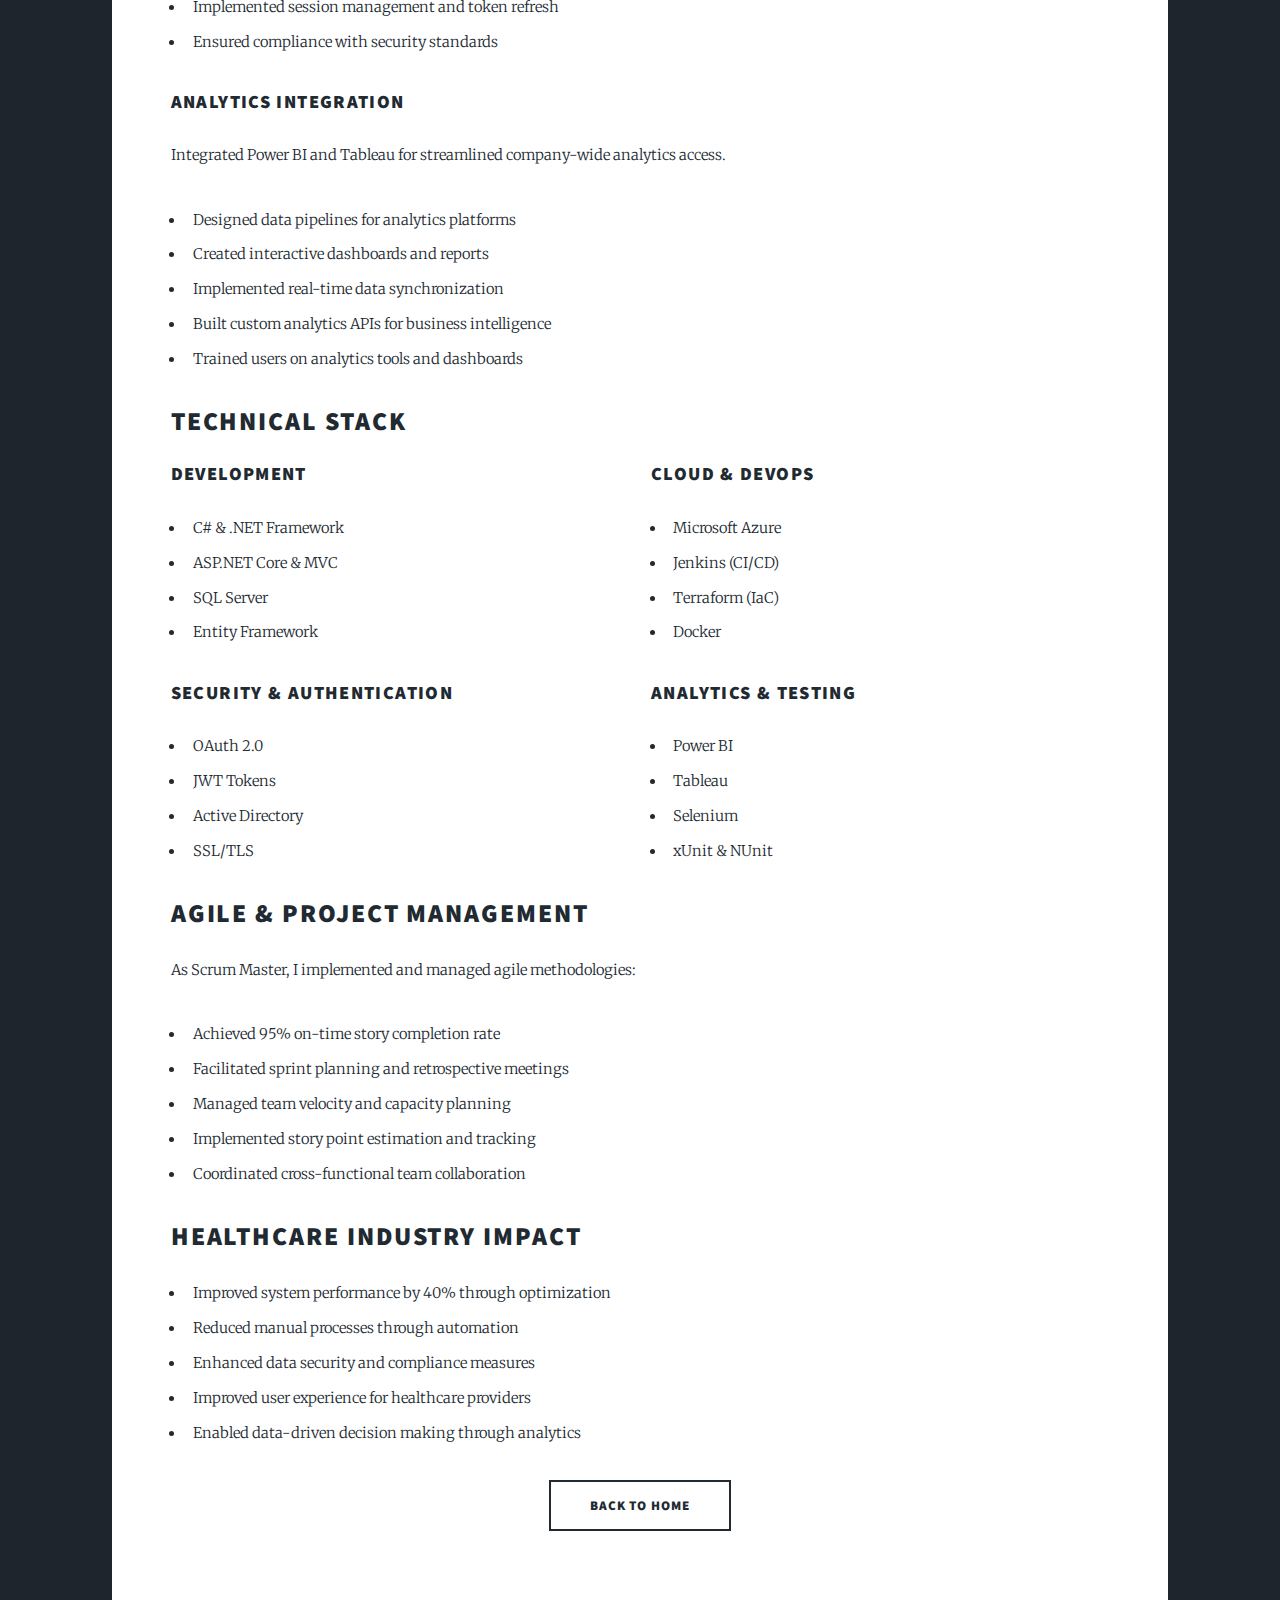
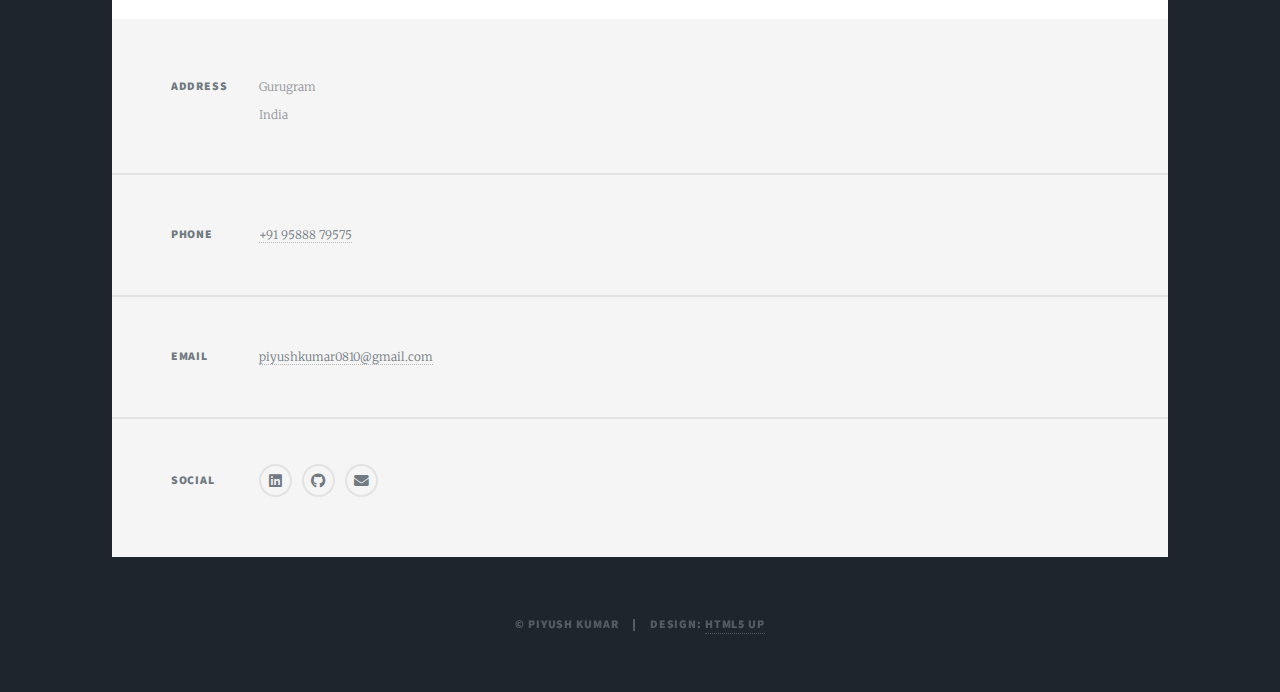
<file: optum.html>
<!DOCTYPE HTML>
<!--
	Massively by HTML5 UP
	html5up.net | @ajlkn
	Free for personal and commercial use under the CCA 3.0 license (html5up.net/license)
-->
<html>
	<head>
		<title>Optum Experience - Piyush Kumar</title>
		<meta charset="utf-8" />
		<meta name="viewport" content="width=device-width, initial-scale=1, user-scalable=no" />
		<link rel="stylesheet" href="assets/css/main.css" />
		<noscript><link rel="stylesheet" href="assets/css/noscript.css" /></noscript>
	</head>
	<body class="is-preload">

		<!-- Wrapper -->
			<div id="wrapper" class="fade-in">

				<!-- Header -->
					<header id="header">
						<a href="index.html" class="logo">Piyush Kumar</a>
					</header>

				<!-- Nav -->
					<nav id="nav">
						<ul class="links">
							<li><a href="index.html">About Me</a></li>
							<li><a href="mosaic-digital.html">Mosaic Digital</a></li>
							<li><a href="acciojob.html">AccioJob</a></li>
							<li class="active"><a href="optum.html">Optum</a></li>
						</ul>
						<ul class="icons">
							<li><a href="https://linkedin.com/in/piyush0810" class="icon brands fa-linkedin"><span class="label">LinkedIn</span></a></li>
							<li><a href="https://github.com/piyush0810" class="icon brands fa-github"><span class="label">GitHub</span></a></li>
							<li><a href="mailto:piyushkumar0810@gmail.com" class="icon solid fa-envelope"><span class="label">Email</span></a></li>
						</ul>
					</nav>

				<!-- Main -->
					<div id="main">
						<article class="post">
							<header class="major">
								<span class="date">June 2021 - May 2022</span>
								<h1>Associate Software Engineer<br />Optum - United Health Group</h1>
								<p>Hyderabad, India (Remote)</p>
							</header>

							<section>
								<h2>Role Overview</h2>
								<p>As an Associate Software Engineer at Optum (United Health Group), I worked as part of a collaborative team to enhance and maintain legacy healthcare systems. My role involved full-stack development, DevOps practices, and serving as Scrum Master to ensure efficient project delivery.</p>
							</section>

							<section>
								<h2>Key Responsibilities & Projects</h2>
								
								<h3>Legacy Product Enhancement</h3>
								<p>Collaborated in a team of 4 to enhance Optum's legacy healthcare product under NDA restrictions.</p>
								<ul>
									<li>Analyzed and refactored legacy code for improved maintainability</li>
									<li>Implemented new features while maintaining system stability</li>
									<li>Ensured compliance with healthcare data regulations (HIPAA)</li>
									<li>Performed thorough testing and validation of system changes</li>
									<li>Documented technical specifications and system architecture</li>
								</ul>

								<h3>.NET Feature Development</h3>
								<p>Spearheaded feature development using Microsoft .NET framework for enterprise healthcare applications.</p>
								<ul>
									<li>Developed RESTful APIs using ASP.NET Core</li>
									<li>Implemented business logic following healthcare industry standards</li>
									<li>Created and maintained database schemas using SQL Server</li>
									<li>Built responsive web interfaces with ASP.NET MVC</li>
									<li>Integrated third-party healthcare APIs and services</li>
								</ul>

								<h3>CI/CD Pipeline Implementation</h3>
								<p>Leveraged Jenkins for continuous integration and deployment of healthcare applications.</p>
								<ul>
									<li>Designed and implemented automated build pipelines</li>
									<li>Configured automated testing at multiple stages</li>
									<li>Set up deployment automation for staging and production</li>
									<li>Implemented code quality gates and security scanning</li>
									<li>Reduced manual deployment time by 80%</li>
								</ul>

								<h3>Infrastructure as Code (IaC)</h3>
								<p>Employed Terraform for managing Azure cloud infrastructure in a systematic and version-controlled manner.</p>
								<ul>
									<li>Defined infrastructure as code using Terraform HCL</li>
									<li>Managed Azure resources including VMs, databases, and networking</li>
									<li>Implemented infrastructure monitoring and alerting</li>
									<li>Created reusable Terraform modules for common patterns</li>
									<li>Ensured infrastructure compliance and security best practices</li>
								</ul>

								<h3>Scrum Master Responsibilities</h3>
								<p>Served as Scrum Master, achieving 95% on-time story completion and facilitating team collaboration.</p>
								<ul>
									<li>Led daily stand-up meetings and sprint planning sessions</li>
									<li>Facilitated retrospectives and continuous improvement</li>
									<li>Managed sprint backlogs and story point planning</li>
									<li>Removed impediments and blockers for team members</li>
									<li>Coordinated with product owners and stakeholders</li>
								</ul>

								<h3>Automation Testing Leadership</h3>
								<p>Guided automation testing efforts with comprehensive regression coverage.</p>
								<ul>
									<li>Designed and implemented automated test suites</li>
									<li>Created unit tests, integration tests, and end-to-end tests</li>
									<li>Established testing frameworks and best practices</li>
									<li>Integrated automated testing into CI/CD pipelines</li>
									<li>Achieved 90% code coverage for critical components</li>
								</ul>

								<h3>Single Sign-On Implementation</h3>
								<p>Implemented real-time Single Sign-On using OAuth 2.0 with a dedicated token server.</p>
								<ul>
									<li>Designed OAuth 2.0 authentication flow</li>
									<li>Built secure token generation and validation system</li>
									<li>Integrated with enterprise identity providers</li>
									<li>Implemented session management and token refresh</li>
									<li>Ensured compliance with security standards</li>
								</ul>

								<h3>Analytics Integration</h3>
								<p>Integrated Power BI and Tableau for streamlined company-wide analytics access.</p>
								<ul>
									<li>Designed data pipelines for analytics platforms</li>
									<li>Created interactive dashboards and reports</li>
									<li>Implemented real-time data synchronization</li>
									<li>Built custom analytics APIs for business intelligence</li>
									<li>Trained users on analytics tools and dashboards</li>
								</ul>
							</section>

							<section>
								<h2>Technical Stack</h2>
								<div class="row">
									<div class="col-6 col-12-small">
										<h3>Development</h3>
										<ul>
											<li>C# & .NET Framework</li>
											<li>ASP.NET Core & MVC</li>
											<li>SQL Server</li>
											<li>Entity Framework</li>
										</ul>
									</div>
									<div class="col-6 col-12-small">
										<h3>Cloud & DevOps</h3>
										<ul>
											<li>Microsoft Azure</li>
											<li>Jenkins (CI/CD)</li>
											<li>Terraform (IaC)</li>
											<li>Docker</li>
										</ul>
									</div>
								</div>
								<div class="row">
									<div class="col-6 col-12-small">
										<h3>Security & Authentication</h3>
										<ul>
											<li>OAuth 2.0</li>
											<li>JWT Tokens</li>
											<li>Active Directory</li>
											<li>SSL/TLS</li>
										</ul>
									</div>
									<div class="col-6 col-12-small">
										<h3>Analytics & Testing</h3>
										<ul>
											<li>Power BI</li>
											<li>Tableau</li>
											<li>Selenium</li>
											<li>xUnit & NUnit</li>
										</ul>
									</div>
								</div>
							</section>

							<section>
								<h2>Agile & Project Management</h2>
								<p>As Scrum Master, I implemented and managed agile methodologies:</p>
								<ul>
									<li>Achieved 95% on-time story completion rate</li>
									<li>Facilitated sprint planning and retrospective meetings</li>
									<li>Managed team velocity and capacity planning</li>
									<li>Implemented story point estimation and tracking</li>
									<li>Coordinated cross-functional team collaboration</li>
								</ul>
							</section>

							<section>
								<h2>Healthcare Industry Impact</h2>
								<ul>
									<li>Improved system performance by 40% through optimization</li>
									<li>Reduced manual processes through automation</li>
									<li>Enhanced data security and compliance measures</li>
									<li>Improved user experience for healthcare providers</li>
									<li>Enabled data-driven decision making through analytics</li>
								</ul>
							</section>

							<ul class="actions special">
								<li><a href="index.html" class="button large">Back to Home</a></li>
							</ul>
						</article>
					</div>

				<!-- Footer -->
					<footer id="footer">
						<section class="split contact">
							<section class="alt">
								<h3>Address</h3>
								<p>Gurugram<br />India</p>
							</section>
							<section>
								<h3>Phone</h3>
								<p><a href="tel:+919588879575">+91 95888 79575</a></p>
							</section>
							<section>
								<h3>Email</h3>
								<p><a href="mailto:piyushkumar0810@gmail.com">piyushkumar0810@gmail.com</a></p>
							</section>
							<section>
								<h3>Social</h3>
								<ul class="icons alt">
									<li><a href="https://linkedin.com/in/piyush0810" class="icon brands alt fa-linkedin"><span class="label">LinkedIn</span></a></li>
									<li><a href="https://github.com/piyush0810" class="icon brands alt fa-github"><span class="label">GitHub</span></a></li>
									<li><a href="mailto:piyushkumar0810@gmail.com" class="icon solid alt fa-envelope"><span class="label">Email</span></a></li>
								</ul>
							</section>
						</section>
					</footer>

				<!-- Copyright -->
					<div id="copyright">
						<ul><li>&copy; Piyush Kumar</li><li>Design: <a href="https://html5up.net">HTML5 UP</a></li></ul>
					</div>

			</div>

		<!-- Scripts -->
			<script src="assets/js/jquery.min.js"></script>
			<script src="assets/js/jquery.scrollex.min.js"></script>
			<script src="assets/js/jquery.scrolly.min.js"></script>
			<script src="assets/js/browser.min.js"></script>
			<script src="assets/js/breakpoints.min.js"></script>
			<script src="assets/js/util.js"></script>
			<script src="assets/js/main.js"></script>

	</body>
</html>
</file>
<file: assets/css/main.css>
@import url(fontawesome-all.min.css);
@import url("https://fonts.googleapis.com/css?family=Merriweather:300,700,300italic,700italic|Source+Sans+Pro:900");

/*
	Massively by HTML5 UP
	html5up.net | @ajlkn
	Free for personal and commercial use under the CCA 3.0 license (html5up.net/license)
*/

html, body, div, span, applet, object,
iframe, h1, h2, h3, h4, h5, h6, p, blockquote,
pre, a, abbr, acronym, address, big, cite,
code, del, dfn, em, img, ins, kbd, q, s, samp,
small, strike, strong, sub, sup, tt, var, b,
u, i, center, dl, dt, dd, ol, ul, li, fieldset,
form, label, legend, table, caption, tbody,
tfoot, thead, tr, th, td, article, aside,
canvas, details, embed, figure, figcaption,
footer, header, hgroup, menu, nav, output, ruby,
section, summary, time, mark, audio, video {
	margin: 0;
	padding: 0;
	border: 0;
	font-size: 100%;
	font: inherit;
	vertical-align: baseline;}

article, aside, details, figcaption, figure,
footer, header, hgroup, menu, nav, section {
	display: block;}

body {
	line-height: 1;
}

ol, ul {
	list-style: none;
}

blockquote, q {
	quotes: none;
}

	blockquote:before, blockquote:after, q:before, q:after {
		content: '';
		content: none;
	}

table {
	border-collapse: collapse;
	border-spacing: 0;
}

body {
	-webkit-text-size-adjust: none;
}

mark {
	background-color: transparent;
	color: inherit;
}

input::-moz-focus-inner {
	border: 0;
	padding: 0;
}

input, select, textarea {
	-moz-appearance: none;
	-webkit-appearance: none;
	-ms-appearance: none;
	appearance: none;
}

/* Basic */

	@-ms-viewport {
		width: device-width;
	}

	body {
		-ms-overflow-style: scrollbar;
	}

	@media screen and (max-width: 480px) {

		html, body {
			min-width: 320px;
		}

	}

	html {
		box-sizing: border-box;
	}

	*, *:before, *:after {
		box-sizing: inherit;
	}

	body {
		background-color: #1e252d;
	}

		body.is-preload *, body.is-preload *:before, body.is-preload *:after {
			-moz-animation: none !important;
			-webkit-animation: none !important;
			-ms-animation: none !important;
			animation: none !important;
			-moz-transition: none !important;
			-webkit-transition: none !important;
			-ms-transition: none !important;
			transition: none !important;
		}

/* Type */

	html {
		font-size: 16pt;
	}

		@media screen and (max-width: 1680px) {

			html {
				font-size: 12pt;
			}

		}

		@media screen and (max-width: 1280px) {

			html {
				font-size: 11pt;
			}

		}

		@media screen and (max-width: 360px) {

			html {
				font-size: 10pt;
			}

		}

	body {
		color: #212931;
	}

	body, input, select, textarea {
		font-family: "Merriweather", Georgia, serif;
		font-weight: 300;
		font-size: 1rem;
		line-height: 2.375;
	}

	a {
		-moz-transition: color 0.2s ease-in-out, background-color 0.2s ease-in-out, border-color 0.2s ease-in-out, box-shadow 0.2s ease-in-out;
		-webkit-transition: color 0.2s ease-in-out, background-color 0.2s ease-in-out, border-color 0.2s ease-in-out, box-shadow 0.2s ease-in-out;
		-ms-transition: color 0.2s ease-in-out, background-color 0.2s ease-in-out, border-color 0.2s ease-in-out, box-shadow 0.2s ease-in-out;
		transition: color 0.2s ease-in-out, background-color 0.2s ease-in-out, border-color 0.2s ease-in-out, box-shadow 0.2s ease-in-out;
		border-bottom: dotted 1px;
		text-decoration: none;
	}

		a:hover {
			border-bottom-color: transparent;
		}

	strong, b {
		font-weight: 600;
	}

	em, i {
		font-style: italic;
	}

	p {
		text-align: justify;
		margin: 0 0 2rem 0;
	}

	h1, h2, h3, h4, h5, h6 {
		font-family: "Source Sans Pro", Helvetica, sans-serif;
		font-weight: 900;
		line-height: 1.5;
		letter-spacing: 0.075em;
		text-transform: uppercase;
		margin: 0 0 1rem 0;
	}

		h1 a, h2 a, h3 a, h4 a, h5 a, h6 a {
			border-bottom: 0;
			color: inherit;
			text-decoration: none;
		}

	h1 {
		font-size: 4rem;
		line-height: 1.1;
		margin: 0 0 2rem 0;
	}

	h2 {
		font-size: 1.75rem;
		line-height: 1.3;
		margin: 0 0 1.5rem 0;
	}

	h3 {
		font-size: 1.25rem;
		margin: 0 0 1.5rem 0;
	}

	h4 {
		font-size: 1rem;
	}

	h5 {
		font-size: 0.9rem;
	}

	h6 {
		font-size: 0.8rem;
	}

	sub {
		font-size: 0.8rem;
		position: relative;
		top: 0.5rem;
	}

	sup {
		font-size: 0.8rem;
		position: relative;
		top: -0.5rem;
	}

	blockquote {
		border-left: solid 4px;
		font-style: italic;
		margin: 0 0 2rem 0;
		padding: 0.5rem 0 0.5rem 2rem;
	}

	code {
		border: solid 2px;
		font-family: "Courier New", monospace;
		font-size: 0.9rem;
		margin: 0 0.25rem;
		padding: 0.25rem 0.65rem;
	}

	pre {
		-webkit-overflow-scrolling: touch;
		font-family: "Courier New", monospace;
		font-size: 0.9rem;
		margin: 0 0 2rem 0;
	}

		pre code {
			display: block;
			line-height: 1.75;
			padding: 1rem 1.5rem;
			overflow-x: auto;
		}

	hr {
		border: 0;
		border-bottom: solid 2px;
		margin: 3rem 0;
	}

		hr.major {
			margin: 5rem 0;
		}

	.align-left {
		text-align: left;
	}

	.align-center {
		text-align: center;
	}

	.align-right {
		text-align: right;
	}

	input, select, textarea {
		color: #212931;
	}

	a {
		color: #212931;
		border-bottom-color: rgba(33, 41, 49, 0.5);
	}

		a:hover {
			border-bottom-color: transparent;
			color: #18bfef !important;
		}

	strong, b {
		color: #212931;
	}

	h1, h2, h3, h4, h5, h6 {
		color: #212931;
	}

	blockquote {
		border-left-color: #eeeeee;
	}

	code {
		background: rgba(220, 220, 220, 0.25);
		border-color: #eeeeee;
	}

	hr {
		border-bottom-color: #eeeeee;
	}

/* Row */

	.row {
		display: flex;
		flex-wrap: wrap;
		box-sizing: border-box;
		align-items: stretch;
	}

		.row > * {
			box-sizing: border-box;
		}

		.row.gtr-uniform > * > :last-child {
			margin-bottom: 0;
		}

		.row.aln-left {
			justify-content: flex-start;
		}

		.row.aln-center {
			justify-content: center;
		}

		.row.aln-right {
			justify-content: flex-end;
		}

		.row.aln-top {
			align-items: flex-start;
		}

		.row.aln-middle {
			align-items: center;
		}

		.row.aln-bottom {
			align-items: flex-end;
		}

		.row > .imp {
			order: -1;
		}

		.row > .col-1 {
			width: 8.33333%;
		}

		.row > .off-1 {
			margin-left: 8.33333%;
		}

		.row > .col-2 {
			width: 16.66667%;
		}

		.row > .off-2 {
			margin-left: 16.66667%;
		}

		.row > .col-3 {
			width: 25%;
		}

		.row > .off-3 {
			margin-left: 25%;
		}

		.row > .col-4 {
			width: 33.33333%;
		}

		.row > .off-4 {
			margin-left: 33.33333%;
		}

		.row > .col-5 {
			width: 41.66667%;
		}

		.row > .off-5 {
			margin-left: 41.66667%;
		}

		.row > .col-6 {
			width: 50%;
		}

		.row > .off-6 {
			margin-left: 50%;
		}

		.row > .col-7 {
			width: 58.33333%;
		}

		.row > .off-7 {
			margin-left: 58.33333%;
		}

		.row > .col-8 {
			width: 66.66667%;
		}

		.row > .off-8 {
			margin-left: 66.66667%;
		}

		.row > .col-9 {
			width: 75%;
		}

		.row > .off-9 {
			margin-left: 75%;
		}

		.row > .col-10 {
			width: 83.33333%;
		}

		.row > .off-10 {
			margin-left: 83.33333%;
		}

		.row > .col-11 {
			width: 91.66667%;
		}

		.row > .off-11 {
			margin-left: 91.66667%;
		}

		.row > .col-12 {
			width: 100%;
		}

		.row > .off-12 {
			margin-left: 100%;
		}

		.row.gtr-0 {
			margin-top: 0;
			margin-left: 0rem;
		}

			.row.gtr-0 > * {
				padding: 0 0 0 0rem;
			}

			.row.gtr-0.gtr-uniform {
				margin-top: 0rem;
			}

				.row.gtr-0.gtr-uniform > * {
					padding-top: 0rem;
				}

		.row.gtr-25 {
			margin-top: 0;
			margin-left: -0.375rem;
		}

			.row.gtr-25 > * {
				padding: 0 0 0 0.375rem;
			}

			.row.gtr-25.gtr-uniform {
				margin-top: -0.375rem;
			}

				.row.gtr-25.gtr-uniform > * {
					padding-top: 0.375rem;
				}

		.row.gtr-50 {
			margin-top: 0;
			margin-left: -0.75rem;
		}

			.row.gtr-50 > * {
				padding: 0 0 0 0.75rem;
			}

			.row.gtr-50.gtr-uniform {
				margin-top: -0.75rem;
			}

				.row.gtr-50.gtr-uniform > * {
					padding-top: 0.75rem;
				}

		.row {
			margin-top: 0;
			margin-left: -1.5rem;
		}

			.row > * {
				padding: 0 0 0 1.5rem;
			}

			.row.gtr-uniform {
				margin-top: -1.5rem;
			}

				.row.gtr-uniform > * {
					padding-top: 1.5rem;
				}

		.row.gtr-150 {
			margin-top: 0;
			margin-left: -2.25rem;
		}

			.row.gtr-150 > * {
				padding: 0 0 0 2.25rem;
			}

			.row.gtr-150.gtr-uniform {
				margin-top: -2.25rem;
			}

				.row.gtr-150.gtr-uniform > * {
					padding-top: 2.25rem;
				}

		.row.gtr-200 {
			margin-top: 0;
			margin-left: -3rem;
		}

			.row.gtr-200 > * {
				padding: 0 0 0 3rem;
			}

			.row.gtr-200.gtr-uniform {
				margin-top: -3rem;
			}

				.row.gtr-200.gtr-uniform > * {
					padding-top: 3rem;
				}

		@media screen and (max-width: 1680px) {

			.row {
				display: flex;
				flex-wrap: wrap;
				box-sizing: border-box;
				align-items: stretch;
			}

				.row > * {
					box-sizing: border-box;
				}

				.row.gtr-uniform > * > :last-child {
					margin-bottom: 0;
				}

				.row.aln-left {
					justify-content: flex-start;
				}

				.row.aln-center {
					justify-content: center;
				}

				.row.aln-right {
					justify-content: flex-end;
				}

				.row.aln-top {
					align-items: flex-start;
				}

				.row.aln-middle {
					align-items: center;
				}

				.row.aln-bottom {
					align-items: flex-end;
				}

				.row > .imp-xlarge {
					order: -1;
				}

				.row > .col-1-xlarge {
					width: 8.33333%;
				}

				.row > .off-1-xlarge {
					margin-left: 8.33333%;
				}

				.row > .col-2-xlarge {
					width: 16.66667%;
				}

				.row > .off-2-xlarge {
					margin-left: 16.66667%;
				}

				.row > .col-3-xlarge {
					width: 25%;
				}

				.row > .off-3-xlarge {
					margin-left: 25%;
				}

				.row > .col-4-xlarge {
					width: 33.33333%;
				}

				.row > .off-4-xlarge {
					margin-left: 33.33333%;
				}

				.row > .col-5-xlarge {
					width: 41.66667%;
				}

				.row > .off-5-xlarge {
					margin-left: 41.66667%;
				}

				.row > .col-6-xlarge {
					width: 50%;
				}

				.row > .off-6-xlarge {
					margin-left: 50%;
				}

				.row > .col-7-xlarge {
					width: 58.33333%;
				}

				.row > .off-7-xlarge {
					margin-left: 58.33333%;
				}

				.row > .col-8-xlarge {
					width: 66.66667%;
				}

				.row > .off-8-xlarge {
					margin-left: 66.66667%;
				}

				.row > .col-9-xlarge {
					width: 75%;
				}

				.row > .off-9-xlarge {
					margin-left: 75%;
				}

				.row > .col-10-xlarge {
					width: 83.33333%;
				}

				.row > .off-10-xlarge {
					margin-left: 83.33333%;
				}

				.row > .col-11-xlarge {
					width: 91.66667%;
				}

				.row > .off-11-xlarge {
					margin-left: 91.66667%;
				}

				.row > .col-12-xlarge {
					width: 100%;
				}

				.row > .off-12-xlarge {
					margin-left: 100%;
				}

				.row.gtr-0 {
					margin-top: 0;
					margin-left: 0rem;
				}

					.row.gtr-0 > * {
						padding: 0 0 0 0rem;
					}

					.row.gtr-0.gtr-uniform {
						margin-top: 0rem;
					}

						.row.gtr-0.gtr-uniform > * {
							padding-top: 0rem;
						}

				.row.gtr-25 {
					margin-top: 0;
					margin-left: -0.375rem;
				}

					.row.gtr-25 > * {
						padding: 0 0 0 0.375rem;
					}

					.row.gtr-25.gtr-uniform {
						margin-top: -0.375rem;
					}

						.row.gtr-25.gtr-uniform > * {
							padding-top: 0.375rem;
						}

				.row.gtr-50 {
					margin-top: 0;
					margin-left: -0.75rem;
				}

					.row.gtr-50 > * {
						padding: 0 0 0 0.75rem;
					}

					.row.gtr-50.gtr-uniform {
						margin-top: -0.75rem;
					}

						.row.gtr-50.gtr-uniform > * {
							padding-top: 0.75rem;
						}

				.row {
					margin-top: 0;
					margin-left: -1.5rem;
				}

					.row > * {
						padding: 0 0 0 1.5rem;
					}

					.row.gtr-uniform {
						margin-top: -1.5rem;
					}

						.row.gtr-uniform > * {
							padding-top: 1.5rem;
						}

				.row.gtr-150 {
					margin-top: 0;
					margin-left: -2.25rem;
				}

					.row.gtr-150 > * {
						padding: 0 0 0 2.25rem;
					}

					.row.gtr-150.gtr-uniform {
						margin-top: -2.25rem;
					}

						.row.gtr-150.gtr-uniform > * {
							padding-top: 2.25rem;
						}

				.row.gtr-200 {
					margin-top: 0;
					margin-left: -3rem;
				}

					.row.gtr-200 > * {
						padding: 0 0 0 3rem;
					}

					.row.gtr-200.gtr-uniform {
						margin-top: -3rem;
					}

						.row.gtr-200.gtr-uniform > * {
							padding-top: 3rem;
						}

		}

		@media screen and (max-width: 1280px) {

			.row {
				display: flex;
				flex-wrap: wrap;
				box-sizing: border-box;
				align-items: stretch;
			}

				.row > * {
					box-sizing: border-box;
				}

				.row.gtr-uniform > * > :last-child {
					margin-bottom: 0;
				}

				.row.aln-left {
					justify-content: flex-start;
				}

				.row.aln-center {
					justify-content: center;
				}

				.row.aln-right {
					justify-content: flex-end;
				}

				.row.aln-top {
					align-items: flex-start;
				}

				.row.aln-middle {
					align-items: center;
				}

				.row.aln-bottom {
					align-items: flex-end;
				}

				.row > .imp-large {
					order: -1;
				}

				.row > .col-1-large {
					width: 8.33333%;
				}

				.row > .off-1-large {
					margin-left: 8.33333%;
				}

				.row > .col-2-large {
					width: 16.66667%;
				}

				.row > .off-2-large {
					margin-left: 16.66667%;
				}

				.row > .col-3-large {
					width: 25%;
				}

				.row > .off-3-large {
					margin-left: 25%;
				}

				.row > .col-4-large {
					width: 33.33333%;
				}

				.row > .off-4-large {
					margin-left: 33.33333%;
				}

				.row > .col-5-large {
					width: 41.66667%;
				}

				.row > .off-5-large {
					margin-left: 41.66667%;
				}

				.row > .col-6-large {
					width: 50%;
				}

				.row > .off-6-large {
					margin-left: 50%;
				}

				.row > .col-7-large {
					width: 58.33333%;
				}

				.row > .off-7-large {
					margin-left: 58.33333%;
				}

				.row > .col-8-large {
					width: 66.66667%;
				}

				.row > .off-8-large {
					margin-left: 66.66667%;
				}

				.row > .col-9-large {
					width: 75%;
				}

				.row > .off-9-large {
					margin-left: 75%;
				}

				.row > .col-10-large {
					width: 83.33333%;
				}

				.row > .off-10-large {
					margin-left: 83.33333%;
				}

				.row > .col-11-large {
					width: 91.66667%;
				}

				.row > .off-11-large {
					margin-left: 91.66667%;
				}

				.row > .col-12-large {
					width: 100%;
				}

				.row > .off-12-large {
					margin-left: 100%;
				}

				.row.gtr-0 {
					margin-top: 0;
					margin-left: 0rem;
				}

					.row.gtr-0 > * {
						padding: 0 0 0 0rem;
					}

					.row.gtr-0.gtr-uniform {
						margin-top: 0rem;
					}

						.row.gtr-0.gtr-uniform > * {
							padding-top: 0rem;
						}

				.row.gtr-25 {
					margin-top: 0;
					margin-left: -0.375rem;
				}

					.row.gtr-25 > * {
						padding: 0 0 0 0.375rem;
					}

					.row.gtr-25.gtr-uniform {
						margin-top: -0.375rem;
					}

						.row.gtr-25.gtr-uniform > * {
							padding-top: 0.375rem;
						}

				.row.gtr-50 {
					margin-top: 0;
					margin-left: -0.75rem;
				}

					.row.gtr-50 > * {
						padding: 0 0 0 0.75rem;
					}

					.row.gtr-50.gtr-uniform {
						margin-top: -0.75rem;
					}

						.row.gtr-50.gtr-uniform > * {
							padding-top: 0.75rem;
						}

				.row {
					margin-top: 0;
					margin-left: -1.5rem;
				}

					.row > * {
						padding: 0 0 0 1.5rem;
					}

					.row.gtr-uniform {
						margin-top: -1.5rem;
					}

						.row.gtr-uniform > * {
							padding-top: 1.5rem;
						}

				.row.gtr-150 {
					margin-top: 0;
					margin-left: -2.25rem;
				}

					.row.gtr-150 > * {
						padding: 0 0 0 2.25rem;
					}

					.row.gtr-150.gtr-uniform {
						margin-top: -2.25rem;
					}

						.row.gtr-150.gtr-uniform > * {
							padding-top: 2.25rem;
						}

				.row.gtr-200 {
					margin-top: 0;
					margin-left: -3rem;
				}

					.row.gtr-200 > * {
						padding: 0 0 0 3rem;
					}

					.row.gtr-200.gtr-uniform {
						margin-top: -3rem;
					}

						.row.gtr-200.gtr-uniform > * {
							padding-top: 3rem;
						}

		}

		@media screen and (max-width: 980px) {

			.row {
				display: flex;
				flex-wrap: wrap;
				box-sizing: border-box;
				align-items: stretch;
			}

				.row > * {
					box-sizing: border-box;
				}

				.row.gtr-uniform > * > :last-child {
					margin-bottom: 0;
				}

				.row.aln-left {
					justify-content: flex-start;
				}

				.row.aln-center {
					justify-content: center;
				}

				.row.aln-right {
					justify-content: flex-end;
				}

				.row.aln-top {
					align-items: flex-start;
				}

				.row.aln-middle {
					align-items: center;
				}

				.row.aln-bottom {
					align-items: flex-end;
				}

				.row > .imp-medium {
					order: -1;
				}

				.row > .col-1-medium {
					width: 8.33333%;
				}

				.row > .off-1-medium {
					margin-left: 8.33333%;
				}

				.row > .col-2-medium {
					width: 16.66667%;
				}

				.row > .off-2-medium {
					margin-left: 16.66667%;
				}

				.row > .col-3-medium {
					width: 25%;
				}

				.row > .off-3-medium {
					margin-left: 25%;
				}

				.row > .col-4-medium {
					width: 33.33333%;
				}

				.row > .off-4-medium {
					margin-left: 33.33333%;
				}

				.row > .col-5-medium {
					width: 41.66667%;
				}

				.row > .off-5-medium {
					margin-left: 41.66667%;
				}

				.row > .col-6-medium {
					width: 50%;
				}

				.row > .off-6-medium {
					margin-left: 50%;
				}

				.row > .col-7-medium {
					width: 58.33333%;
				}

				.row > .off-7-medium {
					margin-left: 58.33333%;
				}

				.row > .col-8-medium {
					width: 66.66667%;
				}

				.row > .off-8-medium {
					margin-left: 66.66667%;
				}

				.row > .col-9-medium {
					width: 75%;
				}

				.row > .off-9-medium {
					margin-left: 75%;
				}

				.row > .col-10-medium {
					width: 83.33333%;
				}

				.row > .off-10-medium {
					margin-left: 83.33333%;
				}

				.row > .col-11-medium {
					width: 91.66667%;
				}

				.row > .off-11-medium {
					margin-left: 91.66667%;
				}

				.row > .col-12-medium {
					width: 100%;
				}

				.row > .off-12-medium {
					margin-left: 100%;
				}

				.row.gtr-0 {
					margin-top: 0;
					margin-left: 0rem;
				}

					.row.gtr-0 > * {
						padding: 0 0 0 0rem;
					}

					.row.gtr-0.gtr-uniform {
						margin-top: 0rem;
					}

						.row.gtr-0.gtr-uniform > * {
							padding-top: 0rem;
						}

				.row.gtr-25 {
					margin-top: 0;
					margin-left: -0.375rem;
				}

					.row.gtr-25 > * {
						padding: 0 0 0 0.375rem;
					}

					.row.gtr-25.gtr-uniform {
						margin-top: -0.375rem;
					}

						.row.gtr-25.gtr-uniform > * {
							padding-top: 0.375rem;
						}

				.row.gtr-50 {
					margin-top: 0;
					margin-left: -0.75rem;
				}

					.row.gtr-50 > * {
						padding: 0 0 0 0.75rem;
					}

					.row.gtr-50.gtr-uniform {
						margin-top: -0.75rem;
					}

						.row.gtr-50.gtr-uniform > * {
							padding-top: 0.75rem;
						}

				.row {
					margin-top: 0;
					margin-left: -1.5rem;
				}

					.row > * {
						padding: 0 0 0 1.5rem;
					}

					.row.gtr-uniform {
						margin-top: -1.5rem;
					}

						.row.gtr-uniform > * {
							padding-top: 1.5rem;
						}

				.row.gtr-150 {
					margin-top: 0;
					margin-left: -2.25rem;
				}

					.row.gtr-150 > * {
						padding: 0 0 0 2.25rem;
					}

					.row.gtr-150.gtr-uniform {
						margin-top: -2.25rem;
					}

						.row.gtr-150.gtr-uniform > * {
							padding-top: 2.25rem;
						}

				.row.gtr-200 {
					margin-top: 0;
					margin-left: -3rem;
				}

					.row.gtr-200 > * {
						padding: 0 0 0 3rem;
					}

					.row.gtr-200.gtr-uniform {
						margin-top: -3rem;
					}

						.row.gtr-200.gtr-uniform > * {
							padding-top: 3rem;
						}

		}

		@media screen and (max-width: 736px) {

			.row {
				display: flex;
				flex-wrap: wrap;
				box-sizing: border-box;
				align-items: stretch;
			}

				.row > * {
					box-sizing: border-box;
				}

				.row.gtr-uniform > * > :last-child {
					margin-bottom: 0;
				}

				.row.aln-left {
					justify-content: flex-start;
				}

				.row.aln-center {
					justify-content: center;
				}

				.row.aln-right {
					justify-content: flex-end;
				}

				.row.aln-top {
					align-items: flex-start;
				}

				.row.aln-middle {
					align-items: center;
				}

				.row.aln-bottom {
					align-items: flex-end;
				}

				.row > .imp-small {
					order: -1;
				}

				.row > .col-1-small {
					width: 8.33333%;
				}

				.row > .off-1-small {
					margin-left: 8.33333%;
				}

				.row > .col-2-small {
					width: 16.66667%;
				}

				.row > .off-2-small {
					margin-left: 16.66667%;
				}

				.row > .col-3-small {
					width: 25%;
				}

				.row > .off-3-small {
					margin-left: 25%;
				}

				.row > .col-4-small {
					width: 33.33333%;
				}

				.row > .off-4-small {
					margin-left: 33.33333%;
				}

				.row > .col-5-small {
					width: 41.66667%;
				}

				.row > .off-5-small {
					margin-left: 41.66667%;
				}

				.row > .col-6-small {
					width: 50%;
				}

				.row > .off-6-small {
					margin-left: 50%;
				}

				.row > .col-7-small {
					width: 58.33333%;
				}

				.row > .off-7-small {
					margin-left: 58.33333%;
				}

				.row > .col-8-small {
					width: 66.66667%;
				}

				.row > .off-8-small {
					margin-left: 66.66667%;
				}

				.row > .col-9-small {
					width: 75%;
				}

				.row > .off-9-small {
					margin-left: 75%;
				}

				.row > .col-10-small {
					width: 83.33333%;
				}

				.row > .off-10-small {
					margin-left: 83.33333%;
				}

				.row > .col-11-small {
					width: 91.66667%;
				}

				.row > .off-11-small {
					margin-left: 91.66667%;
				}

				.row > .col-12-small {
					width: 100%;
				}

				.row > .off-12-small {
					margin-left: 100%;
				}

				.row.gtr-0 {
					margin-top: 0;
					margin-left: 0rem;
				}

					.row.gtr-0 > * {
						padding: 0 0 0 0rem;
					}

					.row.gtr-0.gtr-uniform {
						margin-top: 0rem;
					}

						.row.gtr-0.gtr-uniform > * {
							padding-top: 0rem;
						}

				.row.gtr-25 {
					margin-top: 0;
					margin-left: -0.375rem;
				}

					.row.gtr-25 > * {
						padding: 0 0 0 0.375rem;
					}

					.row.gtr-25.gtr-uniform {
						margin-top: -0.375rem;
					}

						.row.gtr-25.gtr-uniform > * {
							padding-top: 0.375rem;
						}

				.row.gtr-50 {
					margin-top: 0;
					margin-left: -0.75rem;
				}

					.row.gtr-50 > * {
						padding: 0 0 0 0.75rem;
					}

					.row.gtr-50.gtr-uniform {
						margin-top: -0.75rem;
					}

						.row.gtr-50.gtr-uniform > * {
							padding-top: 0.75rem;
						}

				.row {
					margin-top: 0;
					margin-left: -1.5rem;
				}

					.row > * {
						padding: 0 0 0 1.5rem;
					}

					.row.gtr-uniform {
						margin-top: -1.5rem;
					}

						.row.gtr-uniform > * {
							padding-top: 1.5rem;
						}

				.row.gtr-150 {
					margin-top: 0;
					margin-left: -2.25rem;
				}

					.row.gtr-150 > * {
						padding: 0 0 0 2.25rem;
					}

					.row.gtr-150.gtr-uniform {
						margin-top: -2.25rem;
					}

						.row.gtr-150.gtr-uniform > * {
							padding-top: 2.25rem;
						}

				.row.gtr-200 {
					margin-top: 0;
					margin-left: -3rem;
				}

					.row.gtr-200 > * {
						padding: 0 0 0 3rem;
					}

					.row.gtr-200.gtr-uniform {
						margin-top: -3rem;
					}

						.row.gtr-200.gtr-uniform > * {
							padding-top: 3rem;
						}

		}

		@media screen and (max-width: 480px) {

			.row {
				display: flex;
				flex-wrap: wrap;
				box-sizing: border-box;
				align-items: stretch;
			}

				.row > * {
					box-sizing: border-box;
				}

				.row.gtr-uniform > * > :last-child {
					margin-bottom: 0;
				}

				.row.aln-left {
					justify-content: flex-start;
				}

				.row.aln-center {
					justify-content: center;
				}

				.row.aln-right {
					justify-content: flex-end;
				}

				.row.aln-top {
					align-items: flex-start;
				}

				.row.aln-middle {
					align-items: center;
				}

				.row.aln-bottom {
					align-items: flex-end;
				}

				.row > .imp-xsmall {
					order: -1;
				}

				.row > .col-1-xsmall {
					width: 8.33333%;
				}

				.row > .off-1-xsmall {
					margin-left: 8.33333%;
				}

				.row > .col-2-xsmall {
					width: 16.66667%;
				}

				.row > .off-2-xsmall {
					margin-left: 16.66667%;
				}

				.row > .col-3-xsmall {
					width: 25%;
				}

				.row > .off-3-xsmall {
					margin-left: 25%;
				}

				.row > .col-4-xsmall {
					width: 33.33333%;
				}

				.row > .off-4-xsmall {
					margin-left: 33.33333%;
				}

				.row > .col-5-xsmall {
					width: 41.66667%;
				}

				.row > .off-5-xsmall {
					margin-left: 41.66667%;
				}

				.row > .col-6-xsmall {
					width: 50%;
				}

				.row > .off-6-xsmall {
					margin-left: 50%;
				}

				.row > .col-7-xsmall {
					width: 58.33333%;
				}

				.row > .off-7-xsmall {
					margin-left: 58.33333%;
				}

				.row > .col-8-xsmall {
					width: 66.66667%;
				}

				.row > .off-8-xsmall {
					margin-left: 66.66667%;
				}

				.row > .col-9-xsmall {
					width: 75%;
				}

				.row > .off-9-xsmall {
					margin-left: 75%;
				}

				.row > .col-10-xsmall {
					width: 83.33333%;
				}

				.row > .off-10-xsmall {
					margin-left: 83.33333%;
				}

				.row > .col-11-xsmall {
					width: 91.66667%;
				}

				.row > .off-11-xsmall {
					margin-left: 91.66667%;
				}

				.row > .col-12-xsmall {
					width: 100%;
				}

				.row > .off-12-xsmall {
					margin-left: 100%;
				}

				.row.gtr-0 {
					margin-top: 0;
					margin-left: 0rem;
				}

					.row.gtr-0 > * {
						padding: 0 0 0 0rem;
					}

					.row.gtr-0.gtr-uniform {
						margin-top: 0rem;
					}

						.row.gtr-0.gtr-uniform > * {
							padding-top: 0rem;
						}

				.row.gtr-25 {
					margin-top: 0;
					margin-left: -0.375rem;
				}

					.row.gtr-25 > * {
						padding: 0 0 0 0.375rem;
					}

					.row.gtr-25.gtr-uniform {
						margin-top: -0.375rem;
					}

						.row.gtr-25.gtr-uniform > * {
							padding-top: 0.375rem;
						}

				.row.gtr-50 {
					margin-top: 0;
					margin-left: -0.75rem;
				}

					.row.gtr-50 > * {
						padding: 0 0 0 0.75rem;
					}

					.row.gtr-50.gtr-uniform {
						margin-top: -0.75rem;
					}

						.row.gtr-50.gtr-uniform > * {
							padding-top: 0.75rem;
						}

				.row {
					margin-top: 0;
					margin-left: -1.5rem;
				}

					.row > * {
						padding: 0 0 0 1.5rem;
					}

					.row.gtr-uniform {
						margin-top: -1.5rem;
					}

						.row.gtr-uniform > * {
							padding-top: 1.5rem;
						}

				.row.gtr-150 {
					margin-top: 0;
					margin-left: -2.25rem;
				}

					.row.gtr-150 > * {
						padding: 0 0 0 2.25rem;
					}

					.row.gtr-150.gtr-uniform {
						margin-top: -2.25rem;
					}

						.row.gtr-150.gtr-uniform > * {
							padding-top: 2.25rem;
						}

				.row.gtr-200 {
					margin-top: 0;
					margin-left: -3rem;
				}

					.row.gtr-200 > * {
						padding: 0 0 0 3rem;
					}

					.row.gtr-200.gtr-uniform {
						margin-top: -3rem;
					}

						.row.gtr-200.gtr-uniform > * {
							padding-top: 3rem;
						}

		}

		@media screen and (max-width: 360px) {

			.row {
				display: flex;
				flex-wrap: wrap;
				box-sizing: border-box;
				align-items: stretch;
			}

				.row > * {
					box-sizing: border-box;
				}

				.row.gtr-uniform > * > :last-child {
					margin-bottom: 0;
				}

				.row.aln-left {
					justify-content: flex-start;
				}

				.row.aln-center {
					justify-content: center;
				}

				.row.aln-right {
					justify-content: flex-end;
				}

				.row.aln-top {
					align-items: flex-start;
				}

				.row.aln-middle {
					align-items: center;
				}

				.row.aln-bottom {
					align-items: flex-end;
				}

				.row > .imp-xxsmall {
					order: -1;
				}

				.row > .col-1-xxsmall {
					width: 8.33333%;
				}

				.row > .off-1-xxsmall {
					margin-left: 8.33333%;
				}

				.row > .col-2-xxsmall {
					width: 16.66667%;
				}

				.row > .off-2-xxsmall {
					margin-left: 16.66667%;
				}

				.row > .col-3-xxsmall {
					width: 25%;
				}

				.row > .off-3-xxsmall {
					margin-left: 25%;
				}

				.row > .col-4-xxsmall {
					width: 33.33333%;
				}

				.row > .off-4-xxsmall {
					margin-left: 33.33333%;
				}

				.row > .col-5-xxsmall {
					width: 41.66667%;
				}

				.row > .off-5-xxsmall {
					margin-left: 41.66667%;
				}

				.row > .col-6-xxsmall {
					width: 50%;
				}

				.row > .off-6-xxsmall {
					margin-left: 50%;
				}

				.row > .col-7-xxsmall {
					width: 58.33333%;
				}

				.row > .off-7-xxsmall {
					margin-left: 58.33333%;
				}

				.row > .col-8-xxsmall {
					width: 66.66667%;
				}

				.row > .off-8-xxsmall {
					margin-left: 66.66667%;
				}

				.row > .col-9-xxsmall {
					width: 75%;
				}

				.row > .off-9-xxsmall {
					margin-left: 75%;
				}

				.row > .col-10-xxsmall {
					width: 83.33333%;
				}

				.row > .off-10-xxsmall {
					margin-left: 83.33333%;
				}

				.row > .col-11-xxsmall {
					width: 91.66667%;
				}

				.row > .off-11-xxsmall {
					margin-left: 91.66667%;
				}

				.row > .col-12-xxsmall {
					width: 100%;
				}

				.row > .off-12-xxsmall {
					margin-left: 100%;
				}

				.row.gtr-0 {
					margin-top: 0;
					margin-left: 0rem;
				}

					.row.gtr-0 > * {
						padding: 0 0 0 0rem;
					}

					.row.gtr-0.gtr-uniform {
						margin-top: 0rem;
					}

						.row.gtr-0.gtr-uniform > * {
							padding-top: 0rem;
						}

				.row.gtr-25 {
					margin-top: 0;
					margin-left: -0.375rem;
				}

					.row.gtr-25 > * {
						padding: 0 0 0 0.375rem;
					}

					.row.gtr-25.gtr-uniform {
						margin-top: -0.375rem;
					}

						.row.gtr-25.gtr-uniform > * {
							padding-top: 0.375rem;
						}

				.row.gtr-50 {
					margin-top: 0;
					margin-left: -0.75rem;
				}

					.row.gtr-50 > * {
						padding: 0 0 0 0.75rem;
					}

					.row.gtr-50.gtr-uniform {
						margin-top: -0.75rem;
					}

						.row.gtr-50.gtr-uniform > * {
							padding-top: 0.75rem;
						}

				.row {
					margin-top: 0;
					margin-left: -1.5rem;
				}

					.row > * {
						padding: 0 0 0 1.5rem;
					}

					.row.gtr-uniform {
						margin-top: -1.5rem;
					}

						.row.gtr-uniform > * {
							padding-top: 1.5rem;
						}

				.row.gtr-150 {
					margin-top: 0;
					margin-left: -2.25rem;
				}

					.row.gtr-150 > * {
						padding: 0 0 0 2.25rem;
					}

					.row.gtr-150.gtr-uniform {
						margin-top: -2.25rem;
					}

						.row.gtr-150.gtr-uniform > * {
							padding-top: 2.25rem;
						}

				.row.gtr-200 {
					margin-top: 0;
					margin-left: -3rem;
				}

					.row.gtr-200 > * {
						padding: 0 0 0 3rem;
					}

					.row.gtr-200.gtr-uniform {
						margin-top: -3rem;
					}

						.row.gtr-200.gtr-uniform > * {
							padding-top: 3rem;
						}

		}

/* Box */

	.box {
		border: solid 2px;
		margin-bottom: 2rem;
		padding: 1.5rem;
	}

		.box > :last-child,
		.box > :last-child > :last-child,
		.box > :last-child > :last-child > :last-child {
			margin-bottom: 0;
		}

		.box.alt {
			border: 0;
			border-radius: 0;
			padding: 0;
		}

	.box {
		border-color: #eeeeee;
	}

/* Button */

	input[type="submit"],
	input[type="reset"],
	input[type="button"],
	button,
	.button {
		-moz-appearance: none;
		-webkit-appearance: none;
		-ms-appearance: none;
		appearance: none;
		-moz-transition: background-color 0.2s ease-in-out, box-shadow 0.2s ease-in-out, color 0.2s ease-in-out;
		-webkit-transition: background-color 0.2s ease-in-out, box-shadow 0.2s ease-in-out, color 0.2s ease-in-out;
		-ms-transition: background-color 0.2s ease-in-out, box-shadow 0.2s ease-in-out, color 0.2s ease-in-out;
		transition: background-color 0.2s ease-in-out, box-shadow 0.2s ease-in-out, color 0.2s ease-in-out;
		border: 0;
		border-radius: 0;
		cursor: pointer;
		display: inline-block;
		font-family: "Source Sans Pro", Helvetica, sans-serif;
		font-size: 0.8rem;
		font-weight: 900;
		letter-spacing: 0.075em;
		height: 3rem;
		line-height: 3rem;
		padding: 0 2rem;
		text-align: center;
		text-decoration: none;
		text-transform: uppercase;
		white-space: nowrap;
	}

		input[type="submit"].icon:before,
		input[type="reset"].icon:before,
		input[type="button"].icon:before,
		button.icon:before,
		.button.icon:before {
			margin-right: 0.5rem;
		}

		input[type="submit"].icon.solo,
		input[type="reset"].icon.solo,
		input[type="button"].icon.solo,
		button.icon.solo,
		.button.icon.solo {
			position: relative;
			width: 4rem;
			height: 4rem;
			line-height: 4rem;
			border-radius: 4rem;
			text-indent: 4rem;
			overflow: hidden;
			padding: 0;
			white-space: nowrap;
		}

			input[type="submit"].icon.solo:before,
			input[type="reset"].icon.solo:before,
			input[type="button"].icon.solo:before,
			button.icon.solo:before,
			.button.icon.solo:before {
				position: absolute;
				display: block;
				top: 0;
				left: 0;
				width: inherit;
				height: inherit;
				line-height: inherit;
				font-size: 1.25rem;
				margin-right: 0;
				text-align: center;
				text-indent: 0;
			}

		input[type="submit"].fit,
		input[type="reset"].fit,
		input[type="button"].fit,
		button.fit,
		.button.fit {
			width: 100%;
		}

		input[type="submit"].small,
		input[type="reset"].small,
		input[type="button"].small,
		button.small,
		.button.small {
			font-size: 0.7rem;
			height: 2.5rem;
			line-height: 2.5rem;
			padding: 0 1.5rem;
		}

		input[type="submit"].large,
		input[type="reset"].large,
		input[type="button"].large,
		button.large,
		.button.large {
			font-size: 0.9rem;
			height: 3.5rem;
			line-height: 3.5rem;
			padding: 0 2.75rem;
		}

		@media screen and (max-width: 980px) {

			input[type="submit"],
			input[type="reset"],
			input[type="button"],
			button,
			.button {
				font-size: 0.9rem;
				height: 3.25rem;
				line-height: 3.25rem;
			}

				input[type="submit"].large,
				input[type="reset"].large,
				input[type="button"].large,
				button.large,
				.button.large {
					font-size: 1rem;
					height: 3.75rem;
					line-height: 3.75rem;
				}

		}

		input[type="submit"].disabled, input[type="submit"]:disabled,
		input[type="reset"].disabled,
		input[type="reset"]:disabled,
		input[type="button"].disabled,
		input[type="button"]:disabled,
		button.disabled,
		button:disabled,
		.button.disabled,
		.button:disabled {
			pointer-events: none;
			opacity: 0.25;
		}

	input[type="submit"],
	input[type="reset"],
	input[type="button"],
	button,
	.button {
		background-color: transparent;
		box-shadow: inset 0 0 0 2px #212931;
		color: #212931 !important;
	}

		input[type="submit"]:hover,
		input[type="reset"]:hover,
		input[type="button"]:hover,
		button:hover,
		.button:hover {
			box-shadow: inset 0 0 0 2px #18bfef;
			color: #18bfef !important;
		}

		input[type="submit"].primary,
		input[type="reset"].primary,
		input[type="button"].primary,
		button.primary,
		.button.primary {
			background-color: #212931;
			box-shadow: none;
			color: #ffffff !important;
		}

			input[type="submit"].primary:hover,
			input[type="reset"].primary:hover,
			input[type="button"].primary:hover,
			button.primary:hover,
			.button.primary:hover {
				background-color: #18bfef;
			}

/* Form */

	form {
		margin: 0 0 2rem 0;
	}

		form > :last-child {
			margin-bottom: 0;
		}

		form > .fields {
			display: -moz-flex;
			display: -webkit-flex;
			display: -ms-flex;
			display: flex;
			-moz-flex-wrap: wrap;
			-webkit-flex-wrap: wrap;
			-ms-flex-wrap: wrap;
			flex-wrap: wrap;
			width: calc(100% + 3rem);
			margin: -1.5rem 0 2rem -1.5rem;
		}

			form > .fields > .field {
				-moz-flex-grow: 0;
				-webkit-flex-grow: 0;
				-ms-flex-grow: 0;
				flex-grow: 0;
				-moz-flex-shrink: 0;
				-webkit-flex-shrink: 0;
				-ms-flex-shrink: 0;
				flex-shrink: 0;
				padding: 1.5rem 0 0 1.5rem;
				width: calc(100% - 1.5rem);
			}

				form > .fields > .field.half {
					width: calc(50% - 0.75rem);
				}

				form > .fields > .field.third {
					width: calc(100%/3 - 0.5rem);
				}

				form > .fields > .field.quarter {
					width: calc(25% - 0.375rem);
				}

		@media screen and (max-width: 480px) {

			form > .fields {
				width: calc(100% + 3rem);
				margin: -1.5rem 0 2rem -1.5rem;
			}

				form > .fields > .field {
					padding: 1.5rem 0 0 1.5rem;
					width: calc(100% - 1.5rem);
				}

					form > .fields > .field.half {
						width: calc(100% - 1.5rem);
					}

					form > .fields > .field.third {
						width: calc(100% - 1.5rem);
					}

					form > .fields > .field.quarter {
						width: calc(100% - 1.5rem);
					}

		}

	label {
		display: block;
		font-family: "Source Sans Pro", Helvetica, sans-serif;
		font-weight: 900;
		line-height: 1.5;
		letter-spacing: 0.075em;
		font-size: 0.8rem;
		text-transform: uppercase;
		margin: 0 0 0.75rem 0;
	}

		@media screen and (max-width: 980px) {

			label {
				font-size: 0.9rem;
			}

		}

	input[type="text"],
	input[type="password"],
	input[type="email"],
	select,
	textarea {
		-moz-appearance: none;
		-webkit-appearance: none;
		-ms-appearance: none;
		appearance: none;
		background: transparent;
		border-radius: 0;
		border: solid 2px;
		color: inherit;
		display: block;
		outline: 0;
		padding: 0 1rem;
		text-decoration: none;
		width: 100%;
	}

		input[type="text"]:invalid,
		input[type="password"]:invalid,
		input[type="email"]:invalid,
		select:invalid,
		textarea:invalid {
			box-shadow: none;
		}

	select {
		background-size: 1.25rem;
		background-repeat: no-repeat;
		background-position: calc(100% - 1rem) center;
		height: 3rem;
		padding-right: 3rem;
		text-overflow: ellipsis;
	}

		select:focus::-ms-value {
			background-color: transparent;
		}

		select::-ms-expand {
			display: none;
		}

	input[type="text"],
	input[type="password"],
	input[type="email"],
	select {
		height: 3rem;
	}

	textarea {
		padding: 0.75rem 1rem;
	}

	input[type="checkbox"],
	input[type="radio"] {
		-moz-appearance: none;
		-webkit-appearance: none;
		-ms-appearance: none;
		appearance: none;
		display: block;
		float: left;
		margin-right: -2rem;
		opacity: 0;
		width: 1rem;
		z-index: -1;
	}

		input[type="checkbox"] + label,
		input[type="radio"] + label {
			text-decoration: none;
			cursor: pointer;
			display: inline-block;
			font-size: 1rem;
			letter-spacing: 0;
			font-family: "Merriweather", Georgia, serif;
			text-transform: none;
			font-weight: 300;
			padding-left: 2.8rem;
			padding-right: 1rem;
			position: relative;
		}

			input[type="checkbox"] + label:before,
			input[type="radio"] + label:before {
				-moz-osx-font-smoothing: grayscale;
				-webkit-font-smoothing: antialiased;
				display: inline-block;
				font-style: normal;
				font-variant: normal;
				text-rendering: auto;
				line-height: 1;
				text-transform: none !important;
				font-family: 'Font Awesome 5 Free';
				font-weight: 900;
			}

			input[type="checkbox"] + label:before,
			input[type="radio"] + label:before {
				border-radius: 0;
				border: solid 2px;
				content: '';
				display: inline-block;
				font-size: 0.8rem;
				height: 1.8rem;
				left: 0;
				line-height: 1.65rem;
				position: absolute;
				text-align: center;
				top: -0.125rem;
				width: 1.8rem;
			}

		input[type="checkbox"]:checked + label:before,
		input[type="radio"]:checked + label:before {
			content: '\f00c';
		}

	input[type="checkbox"] + label:before {
		border-radius: 0;
	}

	input[type="radio"] + label:before {
		border-radius: 100%;
	}

	::-webkit-input-placeholder {
		opacity: 1.0;
	}

	:-moz-placeholder {
		opacity: 1.0;
	}

	::-moz-placeholder {
		opacity: 1.0;
	}

	:-ms-input-placeholder {
		opacity: 1.0;
	}

	label {
		color: #212931;
	}

	input[type="text"],
	input[type="password"],
	input[type="email"],
	select,
	textarea {
		border-color: #eeeeee;
	}

		input[type="text"]:focus,
		input[type="password"]:focus,
		input[type="email"]:focus,
		select:focus,
		textarea:focus {
			border-color: #18bfef;
		}

	select {
		background-image: url("data:image/svg+xml;charset=utf8,%3Csvg xmlns='http://www.w3.org/2000/svg' width='40' height='40' preserveAspectRatio='none' viewBox='0 0 40 40'%3E%3Cpath d='M9.4,12.3l10.4,10.4l10.4-10.4c0.2-0.2,0.5-0.4,0.9-0.4c0.3,0,0.6,0.1,0.9,0.4l3.3,3.3c0.2,0.2,0.4,0.5,0.4,0.9 c0,0.4-0.1,0.6-0.4,0.9L20.7,31.9c-0.2,0.2-0.5,0.4-0.9,0.4c-0.3,0-0.6-0.1-0.9-0.4L4.3,17.3c-0.2-0.2-0.4-0.5-0.4-0.9 c0-0.4,0.1-0.6,0.4-0.9l3.3-3.3c0.2-0.2,0.5-0.4,0.9-0.4S9.1,12.1,9.4,12.3z' fill='%23eeeeee' /%3E%3C/svg%3E");
	}

		select option {
			background-color: #ffffff;
			color: #212931;
		}

	.select-wrapper:before {
		color: #eeeeee;
	}

	input[type="checkbox"] + label,
	input[type="radio"] + label {
		color: #212931;
	}

		input[type="checkbox"] + label:before,
		input[type="radio"] + label:before {
			border-color: #eeeeee;
		}

	input[type="checkbox"]:checked + label:before,
	input[type="radio"]:checked + label:before {
		background-color: #212931;
		border-color: #212931;
		color: #ffffff;
	}

	input[type="checkbox"]:focus + label:before,
	input[type="radio"]:focus + label:before {
		border-color: #18bfef;
	}

	::-webkit-input-placeholder {
		color: #909498 !important;
	}

	:-moz-placeholder {
		color: #909498 !important;
	}

	::-moz-placeholder {
		color: #909498 !important;
	}

	:-ms-input-placeholder {
		color: #909498 !important;
	}

	.formerize-placeholder {
		color: #909498 !important;
	}

/* Icon */

	.icon {
		text-decoration: none;
		border-bottom: none;
		position: relative;
	}

		.icon:before {
			-moz-osx-font-smoothing: grayscale;
			-webkit-font-smoothing: antialiased;
			display: inline-block;
			font-style: normal;
			font-variant: normal;
			text-rendering: auto;
			line-height: 1;
			text-transform: none !important;
			font-family: 'Font Awesome 5 Free';
			font-weight: 400;
		}

		.icon > .label {
			display: none;
		}

		.icon:before {
			line-height: inherit;
		}

		.icon.solid:before {
			font-weight: 900;
		}

		.icon.brands:before {
			font-family: 'Font Awesome 5 Brands';
		}

/* Image */

	.image {
		border: 0;
		display: inline-block;
		position: relative;
	}

		.image img {
			display: block;
		}

		.image.left, .image.right {
			max-width: 40%;
		}

			.image.left img, .image.right img {
				width: 100%;
			}

		.image.left {
			float: left;
			margin: 0 2rem 2rem 0;
			top: 0.75rem;
		}

		.image.right {
			float: right;
			margin: 0 0 2rem 2rem;
			top: 0.75rem;
		}

		.image.fit {
			display: block;
			margin: 2.5rem 0;
			width: 100%;
		}

			.image.fit:first-child {
				margin-top: 0;
			}

			.image.fit img {
				width: 100%;
			}

		.image.main {
			display: block;
			margin: 4rem 0;
			width: 100%;
		}

			.image.main:first-child {
				margin-top: 0;
			}

			.image.main img {
				width: 100%;
			}

		@media screen and (max-width: 736px) {

			.image.fit {
				margin: 2rem 0;
			}

			.image.main {
				margin: 2rem 0;
			}

		}

	a.image {
		overflow: hidden;
	}

		a.image img {
			-moz-transition: -moz-transform 0.2s ease-out;
			-webkit-transition: -webkit-transform 0.2s ease-out;
			-ms-transition: -ms-transform 0.2s ease-out;
			transition: transform 0.2s ease-out;
		}

		a.image:hover img {
			-moz-transform: scale(1.05);
			-webkit-transform: scale(1.05);
			-ms-transform: scale(1.05);
			transform: scale(1.05);
		}

/* Actions */

	ul.actions {
		display: -moz-flex;
		display: -webkit-flex;
		display: -ms-flex;
		display: flex;
		cursor: default;
		list-style: none;
		margin-left: -1rem;
		padding-left: 0;
	}

		ul.actions li {
			padding: 0 0 0 1rem;
			vertical-align: middle;
		}

		ul.actions.special {
			-moz-justify-content: center;
			-webkit-justify-content: center;
			-ms-justify-content: center;
			justify-content: center;
			width: 100%;
			margin-left: 0;
		}

			ul.actions.special li:first-child {
				padding-left: 0;
			}

		ul.actions.stacked {
			-moz-flex-direction: column;
			-webkit-flex-direction: column;
			-ms-flex-direction: column;
			flex-direction: column;
			margin-left: 0;
		}

			ul.actions.stacked li {
				padding: 1.3rem 0 0 0;
			}

				ul.actions.stacked li:first-child {
					padding-top: 0;
				}

		ul.actions.fit {
			width: calc(100% + 1rem);
		}

			ul.actions.fit li {
				-moz-flex-grow: 1;
				-webkit-flex-grow: 1;
				-ms-flex-grow: 1;
				flex-grow: 1;
				-moz-flex-shrink: 1;
				-webkit-flex-shrink: 1;
				-ms-flex-shrink: 1;
				flex-shrink: 1;
				width: 100%;
			}

				ul.actions.fit li > * {
					width: 100%;
				}

			ul.actions.fit.stacked {
				width: 100%;
			}

		@media screen and (max-width: 480px) {

			ul.actions:not(.fixed) {
				-moz-flex-direction: column;
				-webkit-flex-direction: column;
				-ms-flex-direction: column;
				flex-direction: column;
				margin-left: 0;
				width: 100% !important;
			}

				ul.actions:not(.fixed) li {
					-moz-flex-grow: 1;
					-webkit-flex-grow: 1;
					-ms-flex-grow: 1;
					flex-grow: 1;
					-moz-flex-shrink: 1;
					-webkit-flex-shrink: 1;
					-ms-flex-shrink: 1;
					flex-shrink: 1;
					padding: 1rem 0 0 0;
					text-align: center;
					width: 100%;
				}

					ul.actions:not(.fixed) li > * {
						width: 100%;
					}

					ul.actions:not(.fixed) li:first-child {
						padding-top: 0;
					}

					ul.actions:not(.fixed) li input[type="submit"],
					ul.actions:not(.fixed) li input[type="reset"],
					ul.actions:not(.fixed) li input[type="button"],
					ul.actions:not(.fixed) li button,
					ul.actions:not(.fixed) li .button {
						width: 100%;
					}

						ul.actions:not(.fixed) li input[type="submit"].icon:before,
						ul.actions:not(.fixed) li input[type="reset"].icon:before,
						ul.actions:not(.fixed) li input[type="button"].icon:before,
						ul.actions:not(.fixed) li button.icon:before,
						ul.actions:not(.fixed) li .button.icon:before {
							margin-left: -0.5rem;
						}

		}

/* Icons */

	ul.icons {
		cursor: default;
		list-style: none;
		padding-left: 0;
	}

		ul.icons li {
			display: inline-block;
			padding: 0 0.5rem 0 0;
			vertical-align: middle;
		}

			ul.icons li:last-child {
				padding-right: 0;
			}

			ul.icons li .icon:before {
				width: 2.25rem;
				height: 2.25rem;
				line-height: 2.25rem;
				display: inline-block;
				text-align: center;
				border-radius: 100%;
				font-size: 1.25rem;
			}

		ul.icons.alt li .icon:before {
			-moz-transition: color 0.2s ease-in-out, background-color 0.2s ease-in-out, border-color 0.2s ease-in-out, box-shadow 0.2s ease-in-out;
			-webkit-transition: color 0.2s ease-in-out, background-color 0.2s ease-in-out, border-color 0.2s ease-in-out, box-shadow 0.2s ease-in-out;
			-ms-transition: color 0.2s ease-in-out, background-color 0.2s ease-in-out, border-color 0.2s ease-in-out, box-shadow 0.2s ease-in-out;
			transition: color 0.2s ease-in-out, background-color 0.2s ease-in-out, border-color 0.2s ease-in-out, box-shadow 0.2s ease-in-out;
			font-size: 1rem;
		}

/* List */

	ol {
		list-style: decimal;
		margin: 0 0 2rem 0;
		padding-left: 1.25rem;
	}

		ol li {
			padding-left: 0.25rem;
		}

	ul {
		list-style: disc;
		margin: 0 0 2rem 0;
		padding-left: 1rem;
	}

		ul li {
			padding-left: 0.5rem;
		}

		ul.divided {
			list-style: none;
			padding-left: 0;
		}

			ul.divided li {
				border-top: solid 1px;
				padding: 0.5rem 0;
			}

				ul.divided li:first-child {
					border-top: 0;
					padding-top: 0;
				}

	dl {
		margin: 0 0 2rem 0;
	}

		dl dt {
			display: block;
			font-weight: 600;
			margin: 0 0 1rem 0;
		}

		dl dd {
			margin-left: 2rem;
		}

	ul.divided li {
		border-top-color: #eeeeee;
	}

	ul.icons li a.icon:hover:before {
		color: #18bfef;
	}

	ul.icons.alt li .icon:before {
		box-shadow: inset 0 0 0 2px #eeeeee;
	}

	ul.icons.alt li a.icon:hover:before {
		box-shadow: inset 0 0 0 2px #18bfef;
	}

/* Section/Article */

	section.special, article.special {
		text-align: center;
	}

	header {
		cursor: default;
	}

		header > .date {
			display: block;
			font-size: 0.8rem;
			height: 1;
			margin: 0 0 1rem 0;
			position: relative;
		}

		header > p {
			font-style: italic;
		}

		header > h1 + p {
			font-size: 1.1rem;
			margin-top: -0.5rem;
			line-height: 2;
		}

		header > h2 + p {
			font-size: 1rem;
			margin-top: -0.75rem;
		}

		header > h3 + p {
			font-size: 0.9rem;
			margin-top: -0.75rem;
		}

		header > h4 + p {
			font-size: 0.8rem;
			margin-top: -0.75rem;
		}

		header.major {
			margin: 0 0 4rem 0;
			text-align: center;
		}

			header.major > :last-child {
				margin-bottom: 0;
			}

			header.major > p {
				margin-top: 0;
				text-align: center;
			}

			header.major > .date {
				font-size: 1rem;
				margin: 0 0 4rem 0;
			}

				header.major > .date:before, header.major > .date:after {
					content: '';
					display: block;
					position: absolute;
					top: 50%;
					width: calc(50% - 6rem);
					border-top: solid 2px;
				}

				header.major > .date:before {
					left: 0;
				}

				header.major > .date:after {
					right: 0;
				}

		@media screen and (max-width: 980px) {

			header br {
				display: none;
			}

		}

		@media screen and (max-width: 736px) {

			header.major {
				margin: 0 0 2rem 0;
			}

		}

	header.major .date:before, header.major .date:after {
		border-top-color: #eeeeee;
	}

/* Table */

	.table-wrapper {
		-webkit-overflow-scrolling: touch;
		overflow-x: auto;
	}

	table {
		margin: 0 0 2rem 0;
		width: 100%;
	}

		table tbody tr {
			border: solid 1px;
			border-left: 0;
			border-right: 0;
		}

		table td {
			padding: 0.75rem 0.75rem;
		}

		table th {
			font-family: "Source Sans Pro", Helvetica, sans-serif;
			font-size: 0.8rem;
			font-weight: 900;
			letter-spacing: 0.075em;
			line-height: 1.5;
			padding: 0 0.75rem 0.75rem 0.75rem;
			text-align: left;
			text-transform: uppercase;
		}

			@media screen and (max-width: 980px) {

				table th {
					font-size: 0.9rem;
				}

			}

		table thead {
			border-bottom: solid 2px;
		}

		table tfoot {
			border-top: solid 2px;
		}

		table.alt {
			border-collapse: separate;
		}

			table.alt tbody tr td {
				border: solid 1px;
				border-left-width: 0;
				border-top-width: 0;
			}

				table.alt tbody tr td:first-child {
					border-left-width: 1px;
				}

			table.alt tbody tr:first-child td {
				border-top-width: 1px;
			}

			table.alt thead {
				border-bottom: 0;
			}

			table.alt tfoot {
				border-top: 0;
			}

	table tbody tr {
		border-color: #eeeeee;
	}

		table tbody tr:nth-child(2n + 1) {
			background-color: rgba(220, 220, 220, 0.25);
		}

	table th {
		color: #212931;
	}

	table thead {
		border-bottom-color: #eeeeee;
	}

	table tfoot {
		border-top-color: #eeeeee;
	}

	table.alt tbody tr td {
		border-color: #eeeeee;
	}

/* Pagination */

	.pagination {
		display: -moz-inline-flex;
		display: -webkit-inline-flex;
		display: -ms-inline-flex;
		display: inline-flex;
		-moz-user-select: none;
		-webkit-user-select: none;
		-ms-user-select: none;
		user-select: none;
		cursor: default;
		list-style: none;
		margin: 0 0 2rem 2px;
		padding: 0;
	}

		.pagination a, .pagination span {
			-moz-transition: background-color 0.2s ease-in-out, border-color 0.2s ease-in-out, box-shadow 0.2s ease-in-out, color 0.2s ease-in-out;
			-webkit-transition: background-color 0.2s ease-in-out, border-color 0.2s ease-in-out, box-shadow 0.2s ease-in-out, color 0.2s ease-in-out;
			-ms-transition: background-color 0.2s ease-in-out, border-color 0.2s ease-in-out, box-shadow 0.2s ease-in-out, color 0.2s ease-in-out;
			transition: background-color 0.2s ease-in-out, border-color 0.2s ease-in-out, box-shadow 0.2s ease-in-out, color 0.2s ease-in-out;
			border: solid 2px;
			display: inline-block;
			font-family: "Source Sans Pro", Helvetica, sans-serif;
			font-size: 0.8rem;
			font-weight: 900;
			height: 3rem;
			letter-spacing: 0.075em;
			line-height: calc(3rem - 4px);
			margin-left: -2px;
			min-width: 3rem;
			position: relative;
			text-align: center;
			text-decoration: none;
			text-transform: uppercase;
		}

		.pagination .next, .pagination .previous {
			text-decoration: none;
			padding: 0 1.75rem;
		}

			.pagination .next:before, .pagination .previous:before {
				-moz-osx-font-smoothing: grayscale;
				-webkit-font-smoothing: antialiased;
				display: inline-block;
				font-style: normal;
				font-variant: normal;
				text-rendering: auto;
				line-height: 1;
				text-transform: none !important;
				font-family: 'Font Awesome 5 Free';
				font-weight: 900;
			}

			.pagination .next:before, .pagination .previous:before {
				display: inline-block;
				color: inherit !important;
				line-height: inherit;
			}

		.pagination .previous:before {
			content: '\f104';
			margin-right: 0.9375em;
		}

		.pagination .next:before {
			content: '\f105';
			float: right;
			margin-left: 0.9375em;
		}

		@media screen and (max-width: 980px) {

			.pagination a, .pagination span {
				font-size: 0.9rem;
			}

		}

		@media screen and (max-width: 480px) {

			.pagination .page, .pagination .extra {
				display: none;
			}

		}

	.pagination a, .pagination span {
		border-color: #eeeeee;
	}

	.pagination a {
		color: #212931 !important;
	}

		.pagination a:hover {
			color: #18bfef !important;
			border-color: #18bfef;
			z-index: 1;
		}

			.pagination a:hover + a,
			.pagination a:hover + span {
				border-left-color: #18bfef;
			}

		.pagination a.active {
			background-color: #eeeeee;
		}

	.pagination span {
		color: #eeeeee;
	}

/* Wrapper */

	#wrapper {
		-moz-transition: opacity 0.5s ease;
		-webkit-transition: opacity 0.5s ease;
		-ms-transition: opacity 0.5s ease;
		transition: opacity 0.5s ease;
		position: relative;
		z-index: 1;
		overflow: hidden;
	}

		#wrapper > .bg {
			position: absolute;
			top: 0;
			left: 0;
			width: 100%;
			height: 100%;
			background-color: #212931;
			background-image: url("../../images/overlay.png"), linear-gradient(0deg, rgba(0, 0, 0, 0.1), rgba(0, 0, 0, 0.1)), url("../../images/bg.jpg");
			background-size: auto,								auto,														100% auto;
			background-position: center,								center,														top center;
			background-repeat: repeat,								no-repeat,													no-repeat;
			background-attachment: scroll,								scroll,														scroll;
			z-index: -1;
		}

			#wrapper > .bg.fixed {
				position: fixed;
				width: 100vw;
				height: 100vh;
			}

		#wrapper.fade-in:before {
			pointer-events: none;
			-moz-transition: opacity 1s ease-in-out;
			-webkit-transition: opacity 1s ease-in-out;
			-ms-transition: opacity 1s ease-in-out;
			transition: opacity 1s ease-in-out;
			-moz-transition-delay: 0.75s;
			-webkit-transition-delay: 0.75s;
			-ms-transition-delay: 0.75s;
			transition-delay: 0.75s;
			background: #1e252d;
			content: '';
			display: block;
			height: 100%;
			left: 0;
			opacity: 0;
			position: fixed;
			top: 0;
			width: 100%;
		}

		body.is-preload #wrapper.fade-in:before {
			opacity: 1;
		}

		@media screen and (orientation: portrait) {

			#wrapper > .bg {
				background-size: auto,								auto,														auto 175%;
			}

		}

/* Intro */

	#intro {
		color: #ffffff;
		padding: 8rem 4rem 6rem 4rem ;
		-moz-align-items: center;
		-webkit-align-items: center;
		-ms-align-items: center;
		align-items: center;
		display: -moz-flex;
		display: -webkit-flex;
		display: -ms-flex;
		display: flex;
		-moz-flex-direction: column;
		-webkit-flex-direction: column;
		-ms-flex-direction: column;
		flex-direction: column;
		-moz-justify-content: -moz-flex-end;
		-webkit-justify-content: -webkit-flex-end;
		-ms-justify-content: -ms-flex-end;
		justify-content: flex-end;
		-moz-transition: opacity 1s ease, -moz-transform 1s ease;
		-webkit-transition: opacity 1s ease, -webkit-transform 1s ease;
		-ms-transition: opacity 1s ease, -ms-transform 1s ease;
		transition: opacity 1s ease, transform 1s ease;
		position: relative;
		cursor: default;
		text-align: center;
		z-index: 1;
		min-height: 100vh;
	}

		#intro input, #intro select, #intro textarea {
			color: #ffffff;
		}

		#intro a {
			color: #ffffff;
			border-bottom-color: rgba(255, 255, 255, 0.5);
		}

			#intro a:hover {
				border-bottom-color: transparent;
				color: #18bfef !important;
			}

		#intro strong, #intro b {
			color: #ffffff;
		}

		#intro h1, #intro h2, #intro h3, #intro h4, #intro h5, #intro h6 {
			color: #ffffff;
		}

		#intro blockquote {
			border-left-color: #ffffff;
		}

		#intro code {
			background: rgba(255, 255, 255, 0.075);
			border-color: #ffffff;
		}

		#intro hr {
			border-bottom-color: #ffffff;
		}

		#intro input[type="submit"],
		#intro input[type="reset"],
		#intro input[type="button"],
		#intro button,
		#intro .button {
			background-color: transparent;
			box-shadow: inset 0 0 0 2px #ffffff;
			color: #ffffff !important;
		}

			#intro input[type="submit"]:hover,
			#intro input[type="reset"]:hover,
			#intro input[type="button"]:hover,
			#intro button:hover,
			#intro .button:hover {
				box-shadow: inset 0 0 0 2px #18bfef;
				color: #18bfef !important;
			}

			#intro input[type="submit"].primary,
			#intro input[type="reset"].primary,
			#intro input[type="button"].primary,
			#intro button.primary,
			#intro .button.primary {
				background-color: #ffffff;
				box-shadow: none;
				color: #1e252d !important;
			}

				#intro input[type="submit"].primary:hover,
				#intro input[type="reset"].primary:hover,
				#intro input[type="button"].primary:hover,
				#intro button.primary:hover,
				#intro .button.primary:hover {
					background-color: #18bfef;
				}

		#intro h1 {
			font-size: 5rem;
			line-height: 1;
		}

		#intro p {
			font-size: 1.25rem;
			font-style: italic;
			margin-top: -0.25rem;
			text-align: center;
		}

		#intro + #header {
			margin-top: -20rem;
		}

			#intro + #header .logo {
				-moz-transform: translateY(2rem);
				-webkit-transform: translateY(2rem);
				-ms-transform: translateY(2rem);
				transform: translateY(2rem);
				opacity: 0;
				visibility: hidden;
			}

		#intro.hidden {
			pointer-events: none;
			-moz-transform: translateY(2rem);
			-webkit-transform: translateY(2rem);
			-ms-transform: translateY(2rem);
			transform: translateY(2rem);
			-moz-transition: opacity 0.5s ease, -moz-transform 0.5s ease, visibility 0.5s;
			-webkit-transition: opacity 0.5s ease, -webkit-transform 0.5s ease, visibility 0.5s;
			-ms-transition: opacity 0.5s ease, -ms-transform 0.5s ease, visibility 0.5s;
			transition: opacity 0.5s ease, transform 0.5s ease, visibility 0.5s;
			opacity: 0;
			visibility: hidden;
		}

			#intro.hidden + #header .logo {
				-moz-transform: translateY(0);
				-webkit-transform: translateY(0);
				-ms-transform: translateY(0);
				transform: translateY(0);
				opacity: 1;
				visibility: visible;
			}

		body.is-preload #intro {
			-moz-transform: translateY(2rem);
			-webkit-transform: translateY(2rem);
			-ms-transform: translateY(2rem);
			transform: translateY(2rem);
			opacity: 0;
		}

			body.is-preload #intro:not(.hidden) + #header + #nav {
				-moz-transform: translateY(4rem);
				-webkit-transform: translateY(4rem);
				-ms-transform: translateY(4rem);
				transform: translateY(4rem);
				opacity: 0;
			}

		@media screen and (max-width: 980px) {

			#intro {
				padding: 4rem 4rem 2rem 4rem ;
				min-height: 90vh;
			}

				#intro p br {
					display: none;
				}

				#intro + #header {
					margin-top: -14rem;
				}

		}

		@media screen and (max-width: 736px) {

			#intro {
				padding: 3rem 2rem 1rem 2rem ;
				min-height: 80vh;
			}

				#intro h1 {
					font-size: 3.25rem;
					line-height: 1.1;
					margin-bottom: 1rem;
				}

				#intro p {
					font-size: 1rem;
					margin-top: 0rem;
				}

				#intro .actions {
					display: none;
				}

		}

/* Header */

	#header {
		color: #ffffff;
		-moz-align-items: center;
		-webkit-align-items: center;
		-ms-align-items: center;
		align-items: center;
		display: -moz-flex;
		display: -webkit-flex;
		display: -ms-flex;
		display: flex;
		-moz-flex-direction: column;
		-webkit-flex-direction: column;
		-ms-flex-direction: column;
		flex-direction: column;
		-moz-justify-content: -moz-flex-end;
		-webkit-justify-content: -webkit-flex-end;
		-ms-justify-content: -ms-flex-end;
		justify-content: flex-end;
		pointer-events: none;
		-moz-user-select: none;
		-webkit-user-select: none;
		-ms-user-select: none;
		user-select: none;
		height: 20rem;
		padding-bottom: 8rem;
		position: relative;
		text-align: center;
		z-index: 2;
	}

		#header input, #header select, #header textarea {
			color: #ffffff;
		}

		#header a {
			color: #ffffff;
			border-bottom-color: rgba(255, 255, 255, 0.5);
		}

			#header a:hover {
				border-bottom-color: transparent;
				color: #18bfef !important;
			}

		#header strong, #header b {
			color: #ffffff;
		}

		#header h1, #header h2, #header h3, #header h4, #header h5, #header h6 {
			color: #ffffff;
		}

		#header blockquote {
			border-left-color: #ffffff;
		}

		#header code {
			background: rgba(255, 255, 255, 0.075);
			border-color: #ffffff;
		}

		#header hr {
			border-bottom-color: #ffffff;
		}

		#header .logo {
			-moz-transition: border-color 0.2s ease-in-out, color 0.2s ease-in-out, opacity 0.5s ease, -moz-transform 0.5s ease, visibility 0.5s;
			-webkit-transition: border-color 0.2s ease-in-out, color 0.2s ease-in-out, opacity 0.5s ease, -webkit-transform 0.5s ease, visibility 0.5s;
			-ms-transition: border-color 0.2s ease-in-out, color 0.2s ease-in-out, opacity 0.5s ease, -ms-transform 0.5s ease, visibility 0.5s;
			transition: border-color 0.2s ease-in-out, color 0.2s ease-in-out, opacity 0.5s ease, transform 0.5s ease, visibility 0.5s;
			pointer-events: auto;
			border-style: solid;
			border-color: #ffffff;
			border-width: 5px !important;
			font-family: "Source Sans Pro", Helvetica, sans-serif;
			font-size: 2.25rem;
			font-weight: 900;
			letter-spacing: 0.075em;
			line-height: 1;
			padding: 1rem 1.75rem;
			text-transform: uppercase;
			visibility: visible;
		}

			#header .logo:hover {
				border-color: #18bfef !important;
				color: #18bfef !important;
			}

		@media screen and (max-width: 980px) {

			#header {
				height: 14rem;
				padding-bottom: 4rem;
			}

		}

		@media screen and (max-width: 736px) {

			#header {
				padding-bottom: 3rem;
			}

				#header .logo {
					font-size: 1.75rem;
					border-width: 3px !important;
				}

		}

/* Nav */

	#nav {
		color: #ffffff;
		display: -moz-flex;
		display: -webkit-flex;
		display: -ms-flex;
		display: flex;
		-moz-transition: -moz-transform 1s ease, opacity 1s ease;
		-webkit-transition: -webkit-transform 1s ease, opacity 1s ease;
		-ms-transition: -ms-transform 1s ease, opacity 1s ease;
		transition: transform 1s ease, opacity 1s ease;
		background: rgba(255, 255, 255, 0.175);
		height: 4rem;
		line-height: 4rem;
		margin: -4rem auto 0 auto;
		overflow: hidden;
		padding: 0 2rem 0 0;
		position: relative;
		width: calc(100% - 4rem);
		max-width: 72rem;
		z-index: 2;
	}

		#nav ul.divided li {
			border-top-color: #ffffff;
		}

		#nav ul.icons li a.icon:hover:before {
			color: #18bfef;
		}

		#nav ul.icons.alt li .icon:before {
			box-shadow: inset 0 0 0 2px #ffffff;
		}

		#nav ul.icons.alt li a.icon:hover:before {
			box-shadow: inset 0 0 0 2px #18bfef;
		}

		#nav input, #nav select, #nav textarea {
			color: #ffffff;
		}

		#nav a {
			color: #ffffff;
			border-bottom-color: rgba(255, 255, 255, 0.5);
		}

			#nav a:hover {
				border-bottom-color: transparent;
				color: #18bfef !important;
			}

		#nav strong, #nav b {
			color: #ffffff;
		}

		#nav h1, #nav h2, #nav h3, #nav h4, #nav h5, #nav h6 {
			color: #ffffff;
		}

		#nav blockquote {
			border-left-color: #ffffff;
		}

		#nav code {
			background: rgba(255, 255, 255, 0.075);
			border-color: #ffffff;
		}

		#nav hr {
			border-bottom-color: #ffffff;
		}

		#nav ul.links {
			display: -moz-flex;
			display: -webkit-flex;
			display: -ms-flex;
			display: flex;
			-moz-flex-grow: 1;
			-webkit-flex-grow: 1;
			-ms-flex-grow: 1;
			flex-grow: 1;
			-moz-flex-shrink: 1;
			-webkit-flex-shrink: 1;
			-ms-flex-shrink: 1;
			flex-shrink: 1;
			font-family: "Source Sans Pro", Helvetica, sans-serif;
			font-weight: 900;
			letter-spacing: 0.075em;
			list-style: none;
			margin-bottom: 0;
			padding-left: 0;
			text-transform: uppercase;
		}

			#nav ul.links li {
				display: block;
				padding-left: 0;
			}

				#nav ul.links li a {
					-moz-transition: background-color 0.2s ease-in-out, color 0.2s ease-in-out;
					-webkit-transition: background-color 0.2s ease-in-out, color 0.2s ease-in-out;
					-ms-transition: background-color 0.2s ease-in-out, color 0.2s ease-in-out;
					transition: background-color 0.2s ease-in-out, color 0.2s ease-in-out;
					display: block;
					font-size: 0.8rem;
					outline: none;
					padding: 0 2rem;
				}

					#nav ul.links li a:hover {
						color: inherit !important;
						background-color: rgba(255, 255, 255, 0.1);
					}

				#nav ul.links li.active {
					background-color: #ffffff;
				}

					#nav ul.links li.active a {
						color: #1e252d;
					}

						#nav ul.links li.active a:hover {
							color: #18bfef !important;
						}

		#nav ul.icons {
			-moz-flex-grow: 0;
			-webkit-flex-grow: 0;
			-ms-flex-grow: 0;
			flex-grow: 0;
			-moz-flex-shrink: 0;
			-webkit-flex-shrink: 0;
			-ms-flex-shrink: 0;
			flex-shrink: 0;
			margin-bottom: 0;
		}

		@media screen and (max-width: 980px) {

			#nav {
				display: none;
			}

		}

/* Main */

	#main {
		background-color: #ffffff;
		position: relative;
		margin: 0 auto;
		width: calc(100% - 4rem);
		max-width: 72rem;
		z-index: 2;
	}

		#main > * {
			padding: 4rem 4rem 2rem 4rem ;
			border-top: solid 2px #eeeeee;
			margin: 0;
		}

			#main > *:first-child {
				border-top: 0;
			}

		#main > footer {
			text-align: center;
		}

		#main > .post {
			padding: 8rem 8rem 6rem 8rem ;
		}

			#main > .post header.major > .date {
				margin-top: -2rem;
			}

			#main > .post header.major > h1, #main > .post header.major h2 {
				font-size: 4rem;
				line-height: 1.1;
				margin: 0 0 2rem 0;
			}

			#main > .post.featured {
				text-align: center;
			}

			@media screen and (max-width: 1280px) {

				#main > .post {
					padding: 6rem 4rem 4rem 4rem ;
				}

			}

			@media screen and (max-width: 736px) {

				#main > .post {
					padding: 4rem 2rem 2rem 2rem ;
				}

					#main > .post header.major > .date {
						margin-top: -1rem;
						margin-bottom: 2rem;
					}

					#main > .post header.major > h1, #main > .post header.major h2 {
						font-size: 2.5rem;
						line-height: 1.2;
						margin: 0 0 1.5rem 0;
					}

			}

		#main > .posts {
			display: -moz-flex;
			display: -webkit-flex;
			display: -ms-flex;
			display: flex;
			-moz-flex-wrap: wrap;
			-webkit-flex-wrap: wrap;
			-ms-flex-wrap: wrap;
			flex-wrap: wrap;
			-moz-align-items: -moz-stretch;
			-webkit-align-items: -webkit-stretch;
			-ms-align-items: -ms-stretch;
			align-items: stretch;
			text-align: center;
			width: 100%;
			padding: 0;
		}

			#main > .posts > * {
				-moz-flex-shrink: 1;
				-webkit-flex-shrink: 1;
				-ms-flex-shrink: 1;
				flex-shrink: 1;
				-moz-flex-grow: 0;
				-webkit-flex-grow: 0;
				-ms-flex-grow: 0;
				flex-grow: 0;
			}

			#main > .posts > * {
				width: 50%;
			}

			#main > .posts > * {
				padding: 4rem;
				width: 50%;
			}

			#main > .posts > article {
				border-color: #eeeeee;
				border-left-width: 2px;
				border-style: solid;
				border-top-width: 2px;
				text-align: center;
			}

				#main > .posts > article > :last-child {
					margin-bottom: 0;
				}

				#main > .posts > article:nth-child(2n - 1) {
					border-left-width: 0;
				}

				#main > .posts > article:nth-child(-n + 2) {
					border-top-width: 0;
				}

			@media screen and (max-width: 980px) {

				#main > .posts > * {
					width: 50%;
				}

				#main > .posts > * {
					padding: 2.5rem;
					width: 50%;
				}

			}

			@media screen and (max-width: 736px) {

				#main > .posts > * {
					width: 100%;
				}

				#main > .posts > * {
					padding: 2rem;
					width: 100%;
				}

				#main > .posts > article:nth-child(2n - 1) {
					border-left-width: 2px;
				}

				#main > .posts > article:nth-child(-n + 2) {
					border-top-width: 2px;
				}

				#main > .posts > article:nth-child(n) {
					border-left-width: 0;
				}

				#main > .posts > article:nth-child(-n + 1) {
					border-top-width: 0;
				}

				#main > .posts > article .image {
					max-width: 25rem;
					margin-left: auto;
					margin-right: auto;
				}

			}

		@media screen and (max-width: 736px) {

			#main > * {
				padding: 2rem 2rem 0.1rem 2rem ;
			}

		}

		@media screen and (max-width: 480px) {

			#main {
				width: 100%;
			}

		}

/* Footer */

	#footer {
		color: #717981;
		display: -moz-flex;
		display: -webkit-flex;
		display: -ms-flex;
		display: flex;
		background-color: #f5f5f5;
		color: #909498;
		cursor: default;
		position: relative;
		margin: 0 auto;
		width: calc(100% - 4rem);
		max-width: 72rem;
		z-index: 2;
	}

		#footer input, #footer select, #footer textarea {
			color: #717981;
		}

		#footer a {
			color: #717981;
			border-bottom-color: rgba(113, 121, 129, 0.5);
		}

			#footer a:hover {
				border-bottom-color: transparent;
				color: #18bfef !important;
			}

		#footer strong, #footer b {
			color: #717981;
		}

		#footer h1, #footer h2, #footer h3, #footer h4, #footer h5, #footer h6 {
			color: #717981;
		}

		#footer blockquote {
			border-left-color: #e2e2e2;
		}

		#footer code {
			background: rgba(220, 220, 220, 0.5);
			border-color: #e2e2e2;
		}

		#footer hr {
			border-bottom-color: #e2e2e2;
		}

		#footer .box {
			border-color: #e2e2e2;
		}

		#footer input[type="submit"],
		#footer input[type="reset"],
		#footer input[type="button"],
		#footer button,
		#footer .button {
			background-color: transparent;
			box-shadow: inset 0 0 0 2px #717981;
			color: #717981 !important;
		}

			#footer input[type="submit"]:hover,
			#footer input[type="reset"]:hover,
			#footer input[type="button"]:hover,
			#footer button:hover,
			#footer .button:hover {
				box-shadow: inset 0 0 0 2px #18bfef;
				color: #18bfef !important;
			}

			#footer input[type="submit"].primary,
			#footer input[type="reset"].primary,
			#footer input[type="button"].primary,
			#footer button.primary,
			#footer .button.primary {
				background-color: #717981;
				box-shadow: none;
				color: #f5f5f5 !important;
			}

				#footer input[type="submit"].primary:hover,
				#footer input[type="reset"].primary:hover,
				#footer input[type="button"].primary:hover,
				#footer button.primary:hover,
				#footer .button.primary:hover {
					background-color: #18bfef;
				}

		#footer label {
			color: #717981;
		}

		#footer input[type="text"],
		#footer input[type="password"],
		#footer input[type="email"],
		#footer select,
		#footer textarea {
			border-color: #e2e2e2;
		}

			#footer input[type="text"]:focus,
			#footer input[type="password"]:focus,
			#footer input[type="email"]:focus,
			#footer select:focus,
			#footer textarea:focus {
				border-color: #18bfef;
			}

		#footer select {
			background-image: url("data:image/svg+xml;charset=utf8,%3Csvg xmlns='http://www.w3.org/2000/svg' width='40' height='40' preserveAspectRatio='none' viewBox='0 0 40 40'%3E%3Cpath d='M9.4,12.3l10.4,10.4l10.4-10.4c0.2-0.2,0.5-0.4,0.9-0.4c0.3,0,0.6,0.1,0.9,0.4l3.3,3.3c0.2,0.2,0.4,0.5,0.4,0.9 c0,0.4-0.1,0.6-0.4,0.9L20.7,31.9c-0.2,0.2-0.5,0.4-0.9,0.4c-0.3,0-0.6-0.1-0.9-0.4L4.3,17.3c-0.2-0.2-0.4-0.5-0.4-0.9 c0-0.4,0.1-0.6,0.4-0.9l3.3-3.3c0.2-0.2,0.5-0.4,0.9-0.4S9.1,12.1,9.4,12.3z' fill='%23e2e2e2' /%3E%3C/svg%3E");
		}

			#footer select option {
				background-color: #f5f5f5;
				color: #717981;
			}

		#footer .select-wrapper:before {
			color: #e2e2e2;
		}

		#footer input[type="checkbox"] + label,
		#footer input[type="radio"] + label {
			color: #717981;
		}

			#footer input[type="checkbox"] + label:before,
			#footer input[type="radio"] + label:before {
				border-color: #e2e2e2;
			}

		#footer input[type="checkbox"]:checked + label:before,
		#footer input[type="radio"]:checked + label:before {
			background-color: #717981;
			border-color: #717981;
			color: #f5f5f5;
		}

		#footer input[type="checkbox"]:focus + label:before,
		#footer input[type="radio"]:focus + label:before {
			border-color: #18bfef;
		}

		#footer ::-webkit-input-placeholder {
			color: #b3b7bb !important;
		}

		#footer :-moz-placeholder {
			color: #b3b7bb !important;
		}

		#footer ::-moz-placeholder {
			color: #b3b7bb !important;
		}

		#footer :-ms-input-placeholder {
			color: #b3b7bb !important;
		}

		#footer .formerize-placeholder {
			color: #b3b7bb !important;
		}

		#footer ul.divided li {
			border-top-color: #e2e2e2;
		}

		#footer ul.icons li a.icon:hover:before {
			color: #18bfef;
		}

		#footer ul.icons.alt li .icon:before {
			box-shadow: inset 0 0 0 2px #e2e2e2;
		}

		#footer ul.icons.alt li a.icon:hover:before {
			box-shadow: inset 0 0 0 2px #18bfef;
		}

		#footer header.major .date:before, #footer header.major .date:after {
			border-top-color: #e2e2e2;
		}

		#footer table tbody tr {
			border-color: #e2e2e2;
		}

			#footer table tbody tr:nth-child(2n + 1) {
				background-color: rgba(220, 220, 220, 0.5);
			}

		#footer table th {
			color: #717981;
		}

		#footer table thead {
			border-bottom-color: #e2e2e2;
		}

		#footer table tfoot {
			border-top-color: #e2e2e2;
		}

		#footer table.alt tbody tr td {
			border-color: #e2e2e2;
		}

		#footer .pagination a, #footer .pagination span {
			border-color: #e2e2e2;
		}

		#footer .pagination a {
			color: #717981 !important;
		}

			#footer .pagination a:hover {
				color: #18bfef !important;
				border-color: #18bfef;
				z-index: 1;
			}

				#footer .pagination a:hover + a,
				#footer .pagination a:hover + span {
					border-left-color: #18bfef;
				}

			#footer .pagination a.active {
				background-color: #e2e2e2;
			}

		#footer .pagination span {
			color: #e2e2e2;
		}

		#footer > section {
			-moz-flex-basis: 50%;
			-webkit-flex-basis: 50%;
			-ms-flex-basis: 50%;
			flex-basis: 50%;
			-moz-flex-grow: 1;
			-webkit-flex-grow: 1;
			-ms-flex-grow: 1;
			flex-grow: 1;
			-moz-flex-shrink: 1;
			-webkit-flex-shrink: 1;
			-ms-flex-shrink: 1;
			flex-shrink: 1;
			padding: 4rem 4rem 2rem 4rem ;
			border-left: solid 2px #e2e2e2;
		}

			#footer > section:first-child {
				border-left: 0;
			}

			#footer > section.split {
				display: -moz-flex;
				display: -webkit-flex;
				display: -ms-flex;
				display: flex;
				-moz-flex-direction: column;
				-webkit-flex-direction: column;
				-ms-flex-direction: column;
				flex-direction: column;
				padding: 0;
			}

				#footer > section.split > section {
					padding: 3rem 4rem 1rem 4rem ;
					border-top: solid 2px #e2e2e2;
				}

					#footer > section.split > section:first-child {
						padding: 5rem 4rem 1rem 4rem ;
						border-top: 0;
					}

					#footer > section.split > section:last-child {
						padding: 3rem 4rem 3rem 4rem ;
					}

				#footer > section.split.contact > section {
					display: -moz-flex;
					display: -webkit-flex;
					display: -ms-flex;
					display: flex;
					-moz-align-items: center;
					-webkit-align-items: center;
					-ms-align-items: center;
					align-items: center;
					padding: 3.15rem 4rem;
				}

					#footer > section.split.contact > section > * {
						margin-bottom: 0;
					}

					#footer > section.split.contact > section > :first-child {
						-moz-flex-shrink: 0;
						-webkit-flex-shrink: 0;
						-ms-flex-shrink: 0;
						flex-shrink: 0;
						-moz-flex-grow: 0;
						-webkit-flex-grow: 0;
						-ms-flex-grow: 0;
						flex-grow: 0;
						width: 6rem;
					}

					#footer > section.split.contact > section > :last-child {
						-moz-flex-shrink: 1;
						-webkit-flex-shrink: 1;
						-ms-flex-shrink: 1;
						flex-shrink: 1;
						-moz-flex-grow: 1;
						-webkit-flex-grow: 1;
						-ms-flex-grow: 1;
						flex-grow: 1;
					}

					#footer > section.split.contact > section:first-child {
						padding: 4rem 4rem 3rem 4rem;
					}

					#footer > section.split.contact > section:last-child {
						padding: 3rem 4rem 4rem 4rem;
					}

					#footer > section.split.contact > section.alt {
						-moz-align-items: -moz-flex-start;
						-webkit-align-items: -webkit-flex-start;
						-ms-align-items: -ms-flex-start;
						align-items: flex-start;
					}

						#footer > section.split.contact > section.alt > :last-child {
							margin-top: -0.325rem;
						}

		#footer form label,
		#footer h3,
		#footer p {
			font-size: 0.8rem;
		}

		@media screen and (max-width: 980px) {

			#footer {
				display: block;
			}

				#footer > section {
					border-top: solid 2px #e2e2e2;
				}

					#footer > section:first-child {
						border-top: 0;
					}

					#footer > section.split > section {
						padding: 4rem 4rem 2rem 4rem ;
					}

						#footer > section.split > section:first-child {
							padding: 4rem 4rem 2rem 4rem ;
						}

						#footer > section.split > section:last-child {
							padding: 4rem 4rem 2rem 4rem ;
						}

					#footer > section.split.contact > section {
						padding: 4rem;
					}

						#footer > section.split.contact > section:first-child {
							padding: 4rem;
						}

						#footer > section.split.contact > section:last-child {
							padding: 4rem;
						}

				#footer form label,
				#footer h3,
				#footer p {
					font-size: 0.9rem;
				}

		}

		@media screen and (max-width: 736px) {

			#footer > section {
				padding: 2rem 2rem 0.1rem 2rem ;
			}

				#footer > section.split > section {
					padding: 2rem 2rem 0.1rem 2rem ;
				}

					#footer > section.split > section:first-child {
						padding: 2rem 2rem 0.1rem 2rem ;
					}

					#footer > section.split > section:last-child {
						padding: 2rem 2rem 0.1rem 2rem ;
					}

				#footer > section.split.contact > section {
					padding: 2rem;
				}

					#footer > section.split.contact > section:first-child {
						padding: 2rem;
					}

					#footer > section.split.contact > section:last-child {
						padding: 2rem;
					}

		}

		@media screen and (max-width: 480px) {

			#footer {
				width: 100%;
			}

		}

	#copyright {
		color: #ffffff;
		position: relative;
		color: rgba(255, 255, 255, 0.25);
		cursor: default;
		font-family: "Source Sans Pro", Helvetica, sans-serif;
		font-size: 0.8rem;
		font-weight: 900;
		letter-spacing: 0.075em;
		line-height: 1.5;
		text-align: center;
		text-transform: uppercase;
		margin: 4rem auto 8rem auto;
		width: calc(100% - 4rem);
		max-width: 72rem;
		z-index: 2;
	}

		#copyright input, #copyright select, #copyright textarea {
			color: #ffffff;
		}

		#copyright a {
			color: #ffffff;
			border-bottom-color: rgba(255, 255, 255, 0.5);
		}

			#copyright a:hover {
				border-bottom-color: transparent;
				color: #18bfef !important;
			}

		#copyright strong, #copyright b {
			color: #ffffff;
		}

		#copyright h1, #copyright h2, #copyright h3, #copyright h4, #copyright h5, #copyright h6 {
			color: #ffffff;
		}

		#copyright blockquote {
			border-left-color: #ffffff;
		}

		#copyright code {
			background: rgba(255, 255, 255, 0.075);
			border-color: #ffffff;
		}

		#copyright hr {
			border-bottom-color: #ffffff;
		}

		#copyright a {
			color: inherit;
			border-bottom-color: inherit;
		}

		#copyright ul {
			list-style: none;
			margin: 0;
			padding-left: 0;
		}

			#copyright ul li {
				border-left: solid 2px;
				display: inline-block;
				line-height: 1;
				margin-left: 1rem;
				padding-left: 1rem;
			}

				#copyright ul li:first-child {
					border-left: 0;
					margin-left: 0;
					padding-left: 0;
				}

		@media screen and (max-width: 1280px) {

			#copyright {
				margin: 4rem auto;
			}

		}

		@media screen and (max-width: 480px) {

			#copyright ul li {
				border-left: 0;
				margin: 1rem 0 0 0;
				padding-left: 0;
				display: block;
			}

				#copyright ul li:first-child {
					margin-top: 0;
				}

		}

/* Nav Panel */

	#navPanelToggle {
		text-decoration: none;
		-moz-transition: color 0.2s ease-in-out, background-color 0.2s ease-in-out, box-shadow 0.2s ease-in-out;
		-webkit-transition: color 0.2s ease-in-out, background-color 0.2s ease-in-out, box-shadow 0.2s ease-in-out;
		-ms-transition: color 0.2s ease-in-out, background-color 0.2s ease-in-out, box-shadow 0.2s ease-in-out;
		transition: color 0.2s ease-in-out, background-color 0.2s ease-in-out, box-shadow 0.2s ease-in-out;
		display: none;
		position: fixed;
		top: 0.75rem;
		right: 0.75rem;
		border: 0;
		color: #ffffff;
		font-family: "Source Sans Pro", Helvetica, sans-serif;
		font-size: 0.9rem;
		font-weight: 900;
		letter-spacing: 0.075em;
		padding: 0.375rem 1.25rem;
		text-transform: uppercase;
		z-index: 10001;
	}

		#navPanelToggle:before {
			-moz-osx-font-smoothing: grayscale;
			-webkit-font-smoothing: antialiased;
			display: inline-block;
			font-style: normal;
			font-variant: normal;
			text-rendering: auto;
			line-height: 1;
			text-transform: none !important;
			font-family: 'Font Awesome 5 Free';
			font-weight: 900;
		}

		#navPanelToggle:before {
			content: '\f0c9';
			margin-right: 0.5rem;
		}

		#navPanelToggle.alt {
			background-color: rgba(255, 255, 255, 0.875);
			box-shadow: 0 0.125rem 0.75rem 0 rgba(30, 37, 45, 0.25);
			color: #212931;
		}

			#navPanelToggle.alt:hover {
				background-color: #ffffff;
			}

		@media screen and (max-width: 980px) {

			#navPanelToggle {
				display: block;
			}

		}

		@media screen and (max-width: 736px) {

			#navPanelToggle {
				font-size: 0.8rem;
				padding: 0.25rem 1rem;
			}

		}

	#navPanel {
		-moz-transform: translateX(20rem);
		-webkit-transform: translateX(20rem);
		-ms-transform: translateX(20rem);
		transform: translateX(20rem);
		-moz-transition: -moz-transform 0.5s ease, box-shadow 0.5s ease, visibility 0.5s;
		-webkit-transition: -webkit-transform 0.5s ease, box-shadow 0.5s ease, visibility 0.5s;
		-ms-transition: -ms-transform 0.5s ease, box-shadow 0.5s ease, visibility 0.5s;
		transition: transform 0.5s ease, box-shadow 0.5s ease, visibility 0.5s;
		display: none;
		-webkit-overflow-scrolling: touch;
		background: #ffffff;
		box-shadow: none;
		color: #212931;
		height: 100%;
		max-width: 80%;
		overflow-y: auto;
		padding: 3rem 2rem;
		position: fixed;
		right: 0;
		top: 0;
		visibility: hidden;
		width: 20rem;
		z-index: 10002;
	}

		#navPanel .links {
			list-style: none;
			padding-left: 0;
		}

			#navPanel .links li {
				border-top: solid 2px #eeeeee;
			}

				#navPanel .links li a {
					border-bottom: 0;
					display: block;
					font-family: "Source Sans Pro", Helvetica, sans-serif;
					font-size: 0.9rem;
					font-size: 0.9rem;
					font-weight: 900;
					letter-spacing: 0.075em;
					padding: 0.75rem 0;
					text-transform: uppercase;
				}

				#navPanel .links li:first-child {
					border-top: 0;
				}

		#navPanel .close {
			text-decoration: none;
			-moz-transition: color 0.2s ease-in-out;
			-webkit-transition: color 0.2s ease-in-out;
			-ms-transition: color 0.2s ease-in-out;
			transition: color 0.2s ease-in-out;
			-webkit-tap-highlight-color: rgba(0, 0, 0, 0);
			border: 0;
			color: #909498;
			cursor: pointer;
			display: block;
			height: 3.25rem;
			line-height: 3.25rem;
			padding-right: 1.25rem;
			position: absolute;
			right: 0;
			text-align: right;
			top: 0;
			vertical-align: middle;
			width: 7rem;
		}

			#navPanel .close:before {
				-moz-osx-font-smoothing: grayscale;
				-webkit-font-smoothing: antialiased;
				display: inline-block;
				font-style: normal;
				font-variant: normal;
				text-rendering: auto;
				line-height: 1;
				text-transform: none !important;
				font-family: 'Font Awesome 5 Free';
				font-weight: 900;
			}

			#navPanel .close:before {
				content: '\f00d';
				font-size: 1.25rem;
			}

			#navPanel .close:hover {
				color: #212931;
			}

			@media screen and (max-width: 736px) {

				#navPanel .close {
					height: 4rem;
					line-height: 4rem;
				}

			}

		@media screen and (max-width: 980px) {

			#navPanel {
				display: block;
			}

		}

		@media screen and (max-width: 736px) {

			#navPanel {
				padding: 2.5rem 1.75rem;
			}

		}

	@media screen and (max-width: 980px) {

		body.is-navPanel-visible #wrapper {
			opacity: 0.5;
		}

		body.is-navPanel-visible #navPanel {
			-moz-transform: translateX(0);
			-webkit-transform: translateX(0);
			-ms-transform: translateX(0);
			transform: translateX(0);
			box-shadow: 0 0 1.5rem 0 rgba(0, 0, 0, 0.2);
			visibility: visible;
		}

	}
</file>
<file: assets/css/noscript.css>
@import url(font-awesome.min.css);

/*
	Massively by HTML5 UP
	html5up.net | @ajlkn
	Free for personal and commercial use under the CCA 3.0 license (html5up.net/license)
*/

/* Wrapper */

	#wrapper {
		background-color: #212931;
		background-image: url("../../images/overlay.png"), linear-gradient(0deg, rgba(0, 0, 0, 0.1), rgba(0, 0, 0, 0.1)), url("../../images/bg.jpg");
		background-size: auto,								auto,														100% auto;
		background-position: center,								center,														top center;
		background-repeat: repeat,								no-repeat,													no-repeat;
		background-attachment: fixed,								fixed,														fixed;
	}

		#wrapper.fade-in:before {
			display: none;
		}

/* Intro */

	body.is-preload #intro {
		opacity: 1;
	}

		body.is-preload #intro:not(.hidden) + #header + #nav {
			-moz-transform: none;
			-webkit-transform: none;
			-ms-transform: none;
			transform: none;
			opacity: 1;
		}
</file>
